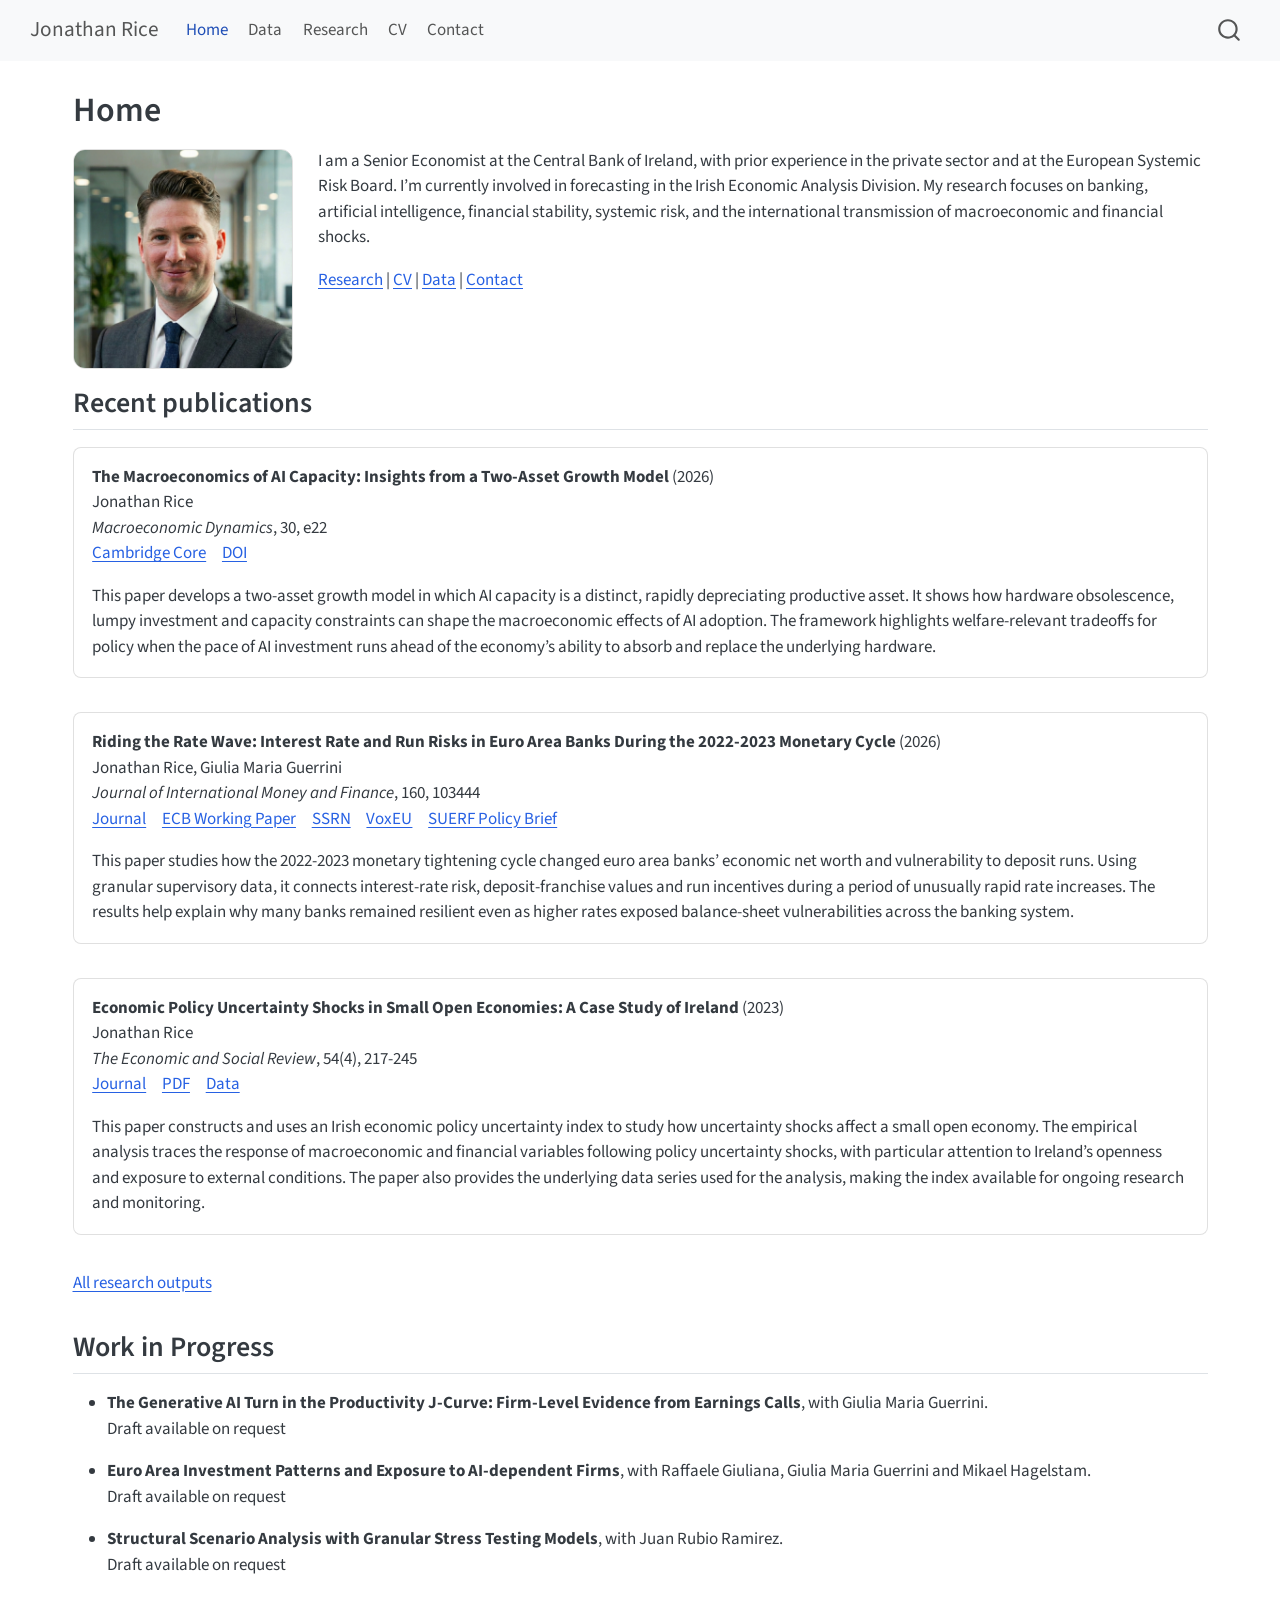
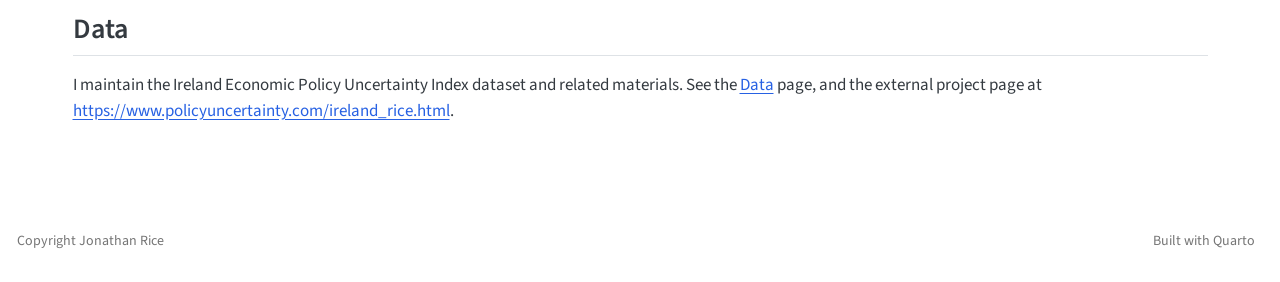
<file: docs/index.html>
<!DOCTYPE html>
<html xmlns="http://www.w3.org/1999/xhtml" lang="en" xml:lang="en"><head>

<meta charset="utf-8">
<meta name="generator" content="quarto-1.8.26">

<meta name="viewport" content="width=device-width, initial-scale=1.0, user-scalable=yes">


<title>Home – Jonathan Rice</title>
<style>
code{white-space: pre-wrap;}
span.smallcaps{font-variant: small-caps;}
div.columns{display: flex; gap: min(4vw, 1.5em);}
div.column{flex: auto; overflow-x: auto;}
div.hanging-indent{margin-left: 1.5em; text-indent: -1.5em;}
ul.task-list{list-style: none;}
ul.task-list li input[type="checkbox"] {
  width: 0.8em;
  margin: 0 0.8em 0.2em -1em; /* quarto-specific, see https://github.com/quarto-dev/quarto-cli/issues/4556 */ 
  vertical-align: middle;
}
</style>


<script src="site_libs/quarto-nav/quarto-nav.js"></script>
<script src="site_libs/quarto-nav/headroom.min.js"></script>
<script src="site_libs/clipboard/clipboard.min.js"></script>
<script src="site_libs/quarto-search/autocomplete.umd.js"></script>
<script src="site_libs/quarto-search/fuse.min.js"></script>
<script src="site_libs/quarto-search/quarto-search.js"></script>
<meta name="quarto:offset" content="./">
<script src="site_libs/quarto-html/quarto.js" type="module"></script>
<script src="site_libs/quarto-html/tabsets/tabsets.js" type="module"></script>
<script src="site_libs/quarto-html/axe/axe-check.js" type="module"></script>
<script src="site_libs/quarto-html/popper.min.js"></script>
<script src="site_libs/quarto-html/tippy.umd.min.js"></script>
<script src="site_libs/quarto-html/anchor.min.js"></script>
<link href="site_libs/quarto-html/tippy.css" rel="stylesheet">
<link href="site_libs/quarto-html/quarto-syntax-highlighting-587c61ba64f3a5504c4d52d930310e48.css" rel="stylesheet" id="quarto-text-highlighting-styles">
<script src="site_libs/bootstrap/bootstrap.min.js"></script>
<link href="site_libs/bootstrap/bootstrap-icons.css" rel="stylesheet">
<link href="site_libs/bootstrap/bootstrap-e31584831b205ffbb2d98406f31c2a5b.min.css" rel="stylesheet" append-hash="true" id="quarto-bootstrap" data-mode="light">
<script id="quarto-search-options" type="application/json">{
  "location": "navbar",
  "copy-button": false,
  "collapse-after": 3,
  "panel-placement": "end",
  "type": "overlay",
  "limit": 50,
  "keyboard-shortcut": [
    "f",
    "/",
    "s"
  ],
  "show-item-context": false,
  "language": {
    "search-no-results-text": "No results",
    "search-matching-documents-text": "matching documents",
    "search-copy-link-title": "Copy link to search",
    "search-hide-matches-text": "Hide additional matches",
    "search-more-match-text": "more match in this document",
    "search-more-matches-text": "more matches in this document",
    "search-clear-button-title": "Clear",
    "search-text-placeholder": "",
    "search-detached-cancel-button-title": "Cancel",
    "search-submit-button-title": "Submit",
    "search-label": "Search"
  }
}</script>
<style>html{ scroll-behavior: smooth; }</style>


<link rel="stylesheet" href="styles.css">
</head>

<body class="nav-fixed quarto-light">

<div id="quarto-search-results"></div>
  <header id="quarto-header" class="headroom fixed-top">
    <nav class="navbar navbar-expand-lg " data-bs-theme="dark">
      <div class="navbar-container container-fluid">
      <div class="navbar-brand-container mx-auto">
    <a class="navbar-brand" href="./index.html">
    <span class="navbar-title">Jonathan Rice</span>
    </a>
  </div>
            <div id="quarto-search" class="" title="Search"></div>
          <button class="navbar-toggler" type="button" data-bs-toggle="collapse" data-bs-target="#navbarCollapse" aria-controls="navbarCollapse" role="menu" aria-expanded="false" aria-label="Toggle navigation" onclick="if (window.quartoToggleHeadroom) { window.quartoToggleHeadroom(); }">
  <span class="navbar-toggler-icon"></span>
</button>
          <div class="collapse navbar-collapse" id="navbarCollapse">
            <ul class="navbar-nav navbar-nav-scroll me-auto">
  <li class="nav-item">
    <a class="nav-link active" href="./index.html" aria-current="page"> 
<span class="menu-text">Home</span></a>
  </li>  
  <li class="nav-item">
    <a class="nav-link" href="./data.html"> 
<span class="menu-text">Data</span></a>
  </li>  
  <li class="nav-item">
    <a class="nav-link" href="./research.html"> 
<span class="menu-text">Research</span></a>
  </li>  
  <li class="nav-item">
    <a class="nav-link" href="./cv.html"> 
<span class="menu-text">CV</span></a>
  </li>  
  <li class="nav-item">
    <a class="nav-link" href="./contact.html"> 
<span class="menu-text">Contact</span></a>
  </li>  
</ul>
          </div> <!-- /navcollapse -->
            <div class="quarto-navbar-tools">
</div>
      </div> <!-- /container-fluid -->
    </nav>
</header>
<!-- content -->
<div id="quarto-content" class="quarto-container page-columns page-rows-contents page-layout-full page-navbar">
<!-- sidebar -->
<!-- margin-sidebar -->
    
<!-- main -->
<main class="content column-page" id="quarto-document-content">

<header id="title-block-header" class="quarto-title-block default">
<div class="quarto-title">
<h1 class="title">Home</h1>
</div>



<div class="quarto-title-meta column-page">

    
  
    
  </div>
  


</header>


<div class="home-grid">
<div>
<p><img src="images/headshot-placeholder.png" class="headshot img-fluid"></p>
</div>
<div>
<p>I am a Senior Economist at the Central Bank of Ireland, with prior experience in the private sector and at the European Systemic Risk Board. I’m currently involved in forecasting in the Irish Economic Analysis Division. My research focuses on banking, artificial intelligence, financial stability, systemic risk, and the international transmission of macroeconomic and financial shocks.</p>
<p><a href="./research.html">Research</a> | <a href="./cv.html">CV</a> | <a href="./data.html">Data</a> | <a href="./contact.html">Contact</a></p>
</div>
</div>
<section id="recent-publications" class="level2">
<h2 class="anchored" data-anchor-id="recent-publications">Recent publications</h2>
<div class="featured-list">
<div class="pub-item">
<p><strong>The Macroeconomics of AI Capacity: Insights from a Two-Asset Growth Model</strong> (2026)<br>
Jonathan Rice<br>
<em>Macroeconomic Dynamics</em>, 30, e22<br>
<span class="pub-links"> <a href="https://www.cambridge.org/core/journals/macroeconomic-dynamics/article/abs/macroeconomics-of-ai-capacity-insights-from-a-twoasset-growth-model/BA6A3F533F88E96FD0E7E09B1B0CA049">Cambridge Core</a> <a href="https://doi.org/10.1017/S1365100526100911">DOI</a> </span></p>
<p>This paper develops a two-asset growth model in which AI capacity is a distinct, rapidly depreciating productive asset. It shows how hardware obsolescence, lumpy investment and capacity constraints can shape the macroeconomic effects of AI adoption. The framework highlights welfare-relevant tradeoffs for policy when the pace of AI investment runs ahead of the economy’s ability to absorb and replace the underlying hardware.</p>
</div>
<div class="pub-item">
<p><strong>Riding the Rate Wave: Interest Rate and Run Risks in Euro Area Banks During the 2022-2023 Monetary Cycle</strong> (2026)<br>
Jonathan Rice, Giulia Maria Guerrini<br>
<em>Journal of International Money and Finance</em>, 160, 103444<br>
<span class="pub-links"> <a href="https://www.sciencedirect.com/science/article/abs/pii/S0261560625001792">Journal</a> <a href="https://www.ecb.europa.eu/pub/pdf/scpwps/ecb.wp3090~4852851923.en.pdf">ECB Working Paper</a> <a href="https://papers.ssrn.com/sol3/papers.cfm?abstract_id=5383748">SSRN</a> <a href="https://cepr.org/voxeu/columns/interest-rate-and-deposit-run-risk-new-evidence-euro-area-banks-2022-2023-tightening">VoxEU</a> <a href="https://www.suerf.org/wp-content/uploads/2025/09/SUERF-Policy-Brief-1263-_Rice_Guerrini.pdf">SUERF Policy Brief</a> </span></p>
<p>This paper studies how the 2022-2023 monetary tightening cycle changed euro area banks’ economic net worth and vulnerability to deposit runs. Using granular supervisory data, it connects interest-rate risk, deposit-franchise values and run incentives during a period of unusually rapid rate increases. The results help explain why many banks remained resilient even as higher rates exposed balance-sheet vulnerabilities across the banking system.</p>
</div>
<div class="pub-item">
<p><strong>Economic Policy Uncertainty Shocks in Small Open Economies: A Case Study of Ireland</strong> (2023)<br>
Jonathan Rice<br>
<em>The Economic and Social Review</em>, 54(4), 217-245<br>
<span class="pub-links"> <a href="https://www.esr.ie/article/view/2531">Journal</a> <a href="https://www.esr.ie/article/view/2531/771">PDF</a> <a href="./data.html">Data</a> </span></p>
<p>This paper constructs and uses an Irish economic policy uncertainty index to study how uncertainty shocks affect a small open economy. The empirical analysis traces the response of macroeconomic and financial variables following policy uncertainty shocks, with particular attention to Ireland’s openness and exposure to external conditions. The paper also provides the underlying data series used for the analysis, making the index available for ongoing research and monitoring.</p>
</div>
</div>
<p><a href="./research.html">All research outputs</a></p>
</section>
<section id="work-in-progress" class="level2">
<h2 class="anchored" data-anchor-id="work-in-progress">Work in Progress</h2>
<ul>
<li><p><strong>The Generative AI Turn in the Productivity J-Curve: Firm-Level Evidence from Earnings Calls</strong>, with Giulia Maria Guerrini.<br> <span class="pub-links">Draft available on request</span></p></li>
<li><p><strong>Euro Area Investment Patterns and Exposure to AI-dependent Firms</strong>, with Raffaele Giuliana, Giulia Maria Guerrini and Mikael Hagelstam.<br>
<span class="pub-links">Draft available on request</span></p></li>
<li><p><strong>Structural Scenario Analysis with Granular Stress Testing Models</strong>, with Juan Rubio Ramirez.<br>
<span class="pub-links">Draft available on request</span></p></li>
</ul>
</section>
<section id="data" class="level2">
<h2 class="anchored" data-anchor-id="data">Data</h2>
<p>I maintain the Ireland Economic Policy Uncertainty Index dataset and related materials. See the <a href="./data.html">Data</a> page, and the external project page at <a href="https://www.policyuncertainty.com/ireland_rice.html" class="uri">https://www.policyuncertainty.com/ireland_rice.html</a>.</p>


</section>

</main> <!-- /main -->
<script id="quarto-html-after-body" type="application/javascript">
  window.document.addEventListener("DOMContentLoaded", function (event) {
    const icon = "";
    const anchorJS = new window.AnchorJS();
    anchorJS.options = {
      placement: 'right',
      icon: icon
    };
    anchorJS.add('.anchored');
    const isCodeAnnotation = (el) => {
      for (const clz of el.classList) {
        if (clz.startsWith('code-annotation-')) {                     
          return true;
        }
      }
      return false;
    }
    const onCopySuccess = function(e) {
      // button target
      const button = e.trigger;
      // don't keep focus
      button.blur();
      // flash "checked"
      button.classList.add('code-copy-button-checked');
      var currentTitle = button.getAttribute("title");
      button.setAttribute("title", "Copied!");
      let tooltip;
      if (window.bootstrap) {
        button.setAttribute("data-bs-toggle", "tooltip");
        button.setAttribute("data-bs-placement", "left");
        button.setAttribute("data-bs-title", "Copied!");
        tooltip = new bootstrap.Tooltip(button, 
          { trigger: "manual", 
            customClass: "code-copy-button-tooltip",
            offset: [0, -8]});
        tooltip.show();    
      }
      setTimeout(function() {
        if (tooltip) {
          tooltip.hide();
          button.removeAttribute("data-bs-title");
          button.removeAttribute("data-bs-toggle");
          button.removeAttribute("data-bs-placement");
        }
        button.setAttribute("title", currentTitle);
        button.classList.remove('code-copy-button-checked');
      }, 1000);
      // clear code selection
      e.clearSelection();
    }
    const getTextToCopy = function(trigger) {
      const outerScaffold = trigger.parentElement.cloneNode(true);
      const codeEl = outerScaffold.querySelector('code');
      for (const childEl of codeEl.children) {
        if (isCodeAnnotation(childEl)) {
          childEl.remove();
        }
      }
      return codeEl.innerText;
    }
    const clipboard = new window.ClipboardJS('.code-copy-button:not([data-in-quarto-modal])', {
      text: getTextToCopy
    });
    clipboard.on('success', onCopySuccess);
    if (window.document.getElementById('quarto-embedded-source-code-modal')) {
      const clipboardModal = new window.ClipboardJS('.code-copy-button[data-in-quarto-modal]', {
        text: getTextToCopy,
        container: window.document.getElementById('quarto-embedded-source-code-modal')
      });
      clipboardModal.on('success', onCopySuccess);
    }
      var localhostRegex = new RegExp(/^(?:http|https):\/\/localhost\:?[0-9]*\//);
      var mailtoRegex = new RegExp(/^mailto:/);
        var filterRegex = new RegExp('/' + window.location.host + '/');
      var isInternal = (href) => {
          return filterRegex.test(href) || localhostRegex.test(href) || mailtoRegex.test(href);
      }
      // Inspect non-navigation links and adorn them if external
     var links = window.document.querySelectorAll('a[href]:not(.nav-link):not(.navbar-brand):not(.toc-action):not(.sidebar-link):not(.sidebar-item-toggle):not(.pagination-link):not(.no-external):not([aria-hidden]):not(.dropdown-item):not(.quarto-navigation-tool):not(.about-link)');
      for (var i=0; i<links.length; i++) {
        const link = links[i];
        if (!isInternal(link.href)) {
          // undo the damage that might have been done by quarto-nav.js in the case of
          // links that we want to consider external
          if (link.dataset.originalHref !== undefined) {
            link.href = link.dataset.originalHref;
          }
        }
      }
    function tippyHover(el, contentFn, onTriggerFn, onUntriggerFn) {
      const config = {
        allowHTML: true,
        maxWidth: 500,
        delay: 100,
        arrow: false,
        appendTo: function(el) {
            return el.parentElement;
        },
        interactive: true,
        interactiveBorder: 10,
        theme: 'quarto',
        placement: 'bottom-start',
      };
      if (contentFn) {
        config.content = contentFn;
      }
      if (onTriggerFn) {
        config.onTrigger = onTriggerFn;
      }
      if (onUntriggerFn) {
        config.onUntrigger = onUntriggerFn;
      }
      window.tippy(el, config); 
    }
    const noterefs = window.document.querySelectorAll('a[role="doc-noteref"]');
    for (var i=0; i<noterefs.length; i++) {
      const ref = noterefs[i];
      tippyHover(ref, function() {
        // use id or data attribute instead here
        let href = ref.getAttribute('data-footnote-href') || ref.getAttribute('href');
        try { href = new URL(href).hash; } catch {}
        const id = href.replace(/^#\/?/, "");
        const note = window.document.getElementById(id);
        if (note) {
          return note.innerHTML;
        } else {
          return "";
        }
      });
    }
    const xrefs = window.document.querySelectorAll('a.quarto-xref');
    const processXRef = (id, note) => {
      // Strip column container classes
      const stripColumnClz = (el) => {
        el.classList.remove("page-full", "page-columns");
        if (el.children) {
          for (const child of el.children) {
            stripColumnClz(child);
          }
        }
      }
      stripColumnClz(note)
      if (id === null || id.startsWith('sec-')) {
        // Special case sections, only their first couple elements
        const container = document.createElement("div");
        if (note.children && note.children.length > 2) {
          container.appendChild(note.children[0].cloneNode(true));
          for (let i = 1; i < note.children.length; i++) {
            const child = note.children[i];
            if (child.tagName === "P" && child.innerText === "") {
              continue;
            } else {
              container.appendChild(child.cloneNode(true));
              break;
            }
          }
          if (window.Quarto?.typesetMath) {
            window.Quarto.typesetMath(container);
          }
          return container.innerHTML
        } else {
          if (window.Quarto?.typesetMath) {
            window.Quarto.typesetMath(note);
          }
          return note.innerHTML;
        }
      } else {
        // Remove any anchor links if they are present
        const anchorLink = note.querySelector('a.anchorjs-link');
        if (anchorLink) {
          anchorLink.remove();
        }
        if (window.Quarto?.typesetMath) {
          window.Quarto.typesetMath(note);
        }
        if (note.classList.contains("callout")) {
          return note.outerHTML;
        } else {
          return note.innerHTML;
        }
      }
    }
    for (var i=0; i<xrefs.length; i++) {
      const xref = xrefs[i];
      tippyHover(xref, undefined, function(instance) {
        instance.disable();
        let url = xref.getAttribute('href');
        let hash = undefined; 
        if (url.startsWith('#')) {
          hash = url;
        } else {
          try { hash = new URL(url).hash; } catch {}
        }
        if (hash) {
          const id = hash.replace(/^#\/?/, "");
          const note = window.document.getElementById(id);
          if (note !== null) {
            try {
              const html = processXRef(id, note.cloneNode(true));
              instance.setContent(html);
            } finally {
              instance.enable();
              instance.show();
            }
          } else {
            // See if we can fetch this
            fetch(url.split('#')[0])
            .then(res => res.text())
            .then(html => {
              const parser = new DOMParser();
              const htmlDoc = parser.parseFromString(html, "text/html");
              const note = htmlDoc.getElementById(id);
              if (note !== null) {
                const html = processXRef(id, note);
                instance.setContent(html);
              } 
            }).finally(() => {
              instance.enable();
              instance.show();
            });
          }
        } else {
          // See if we can fetch a full url (with no hash to target)
          // This is a special case and we should probably do some content thinning / targeting
          fetch(url)
          .then(res => res.text())
          .then(html => {
            const parser = new DOMParser();
            const htmlDoc = parser.parseFromString(html, "text/html");
            const note = htmlDoc.querySelector('main.content');
            if (note !== null) {
              // This should only happen for chapter cross references
              // (since there is no id in the URL)
              // remove the first header
              if (note.children.length > 0 && note.children[0].tagName === "HEADER") {
                note.children[0].remove();
              }
              const html = processXRef(null, note);
              instance.setContent(html);
            } 
          }).finally(() => {
            instance.enable();
            instance.show();
          });
        }
      }, function(instance) {
      });
    }
        let selectedAnnoteEl;
        const selectorForAnnotation = ( cell, annotation) => {
          let cellAttr = 'data-code-cell="' + cell + '"';
          let lineAttr = 'data-code-annotation="' +  annotation + '"';
          const selector = 'span[' + cellAttr + '][' + lineAttr + ']';
          return selector;
        }
        const selectCodeLines = (annoteEl) => {
          const doc = window.document;
          const targetCell = annoteEl.getAttribute("data-target-cell");
          const targetAnnotation = annoteEl.getAttribute("data-target-annotation");
          const annoteSpan = window.document.querySelector(selectorForAnnotation(targetCell, targetAnnotation));
          const lines = annoteSpan.getAttribute("data-code-lines").split(",");
          const lineIds = lines.map((line) => {
            return targetCell + "-" + line;
          })
          let top = null;
          let height = null;
          let parent = null;
          if (lineIds.length > 0) {
              //compute the position of the single el (top and bottom and make a div)
              const el = window.document.getElementById(lineIds[0]);
              top = el.offsetTop;
              height = el.offsetHeight;
              parent = el.parentElement.parentElement;
            if (lineIds.length > 1) {
              const lastEl = window.document.getElementById(lineIds[lineIds.length - 1]);
              const bottom = lastEl.offsetTop + lastEl.offsetHeight;
              height = bottom - top;
            }
            if (top !== null && height !== null && parent !== null) {
              // cook up a div (if necessary) and position it 
              let div = window.document.getElementById("code-annotation-line-highlight");
              if (div === null) {
                div = window.document.createElement("div");
                div.setAttribute("id", "code-annotation-line-highlight");
                div.style.position = 'absolute';
                parent.appendChild(div);
              }
              div.style.top = top - 2 + "px";
              div.style.height = height + 4 + "px";
              div.style.left = 0;
              let gutterDiv = window.document.getElementById("code-annotation-line-highlight-gutter");
              if (gutterDiv === null) {
                gutterDiv = window.document.createElement("div");
                gutterDiv.setAttribute("id", "code-annotation-line-highlight-gutter");
                gutterDiv.style.position = 'absolute';
                const codeCell = window.document.getElementById(targetCell);
                const gutter = codeCell.querySelector('.code-annotation-gutter');
                gutter.appendChild(gutterDiv);
              }
              gutterDiv.style.top = top - 2 + "px";
              gutterDiv.style.height = height + 4 + "px";
            }
            selectedAnnoteEl = annoteEl;
          }
        };
        const unselectCodeLines = () => {
          const elementsIds = ["code-annotation-line-highlight", "code-annotation-line-highlight-gutter"];
          elementsIds.forEach((elId) => {
            const div = window.document.getElementById(elId);
            if (div) {
              div.remove();
            }
          });
          selectedAnnoteEl = undefined;
        };
          // Handle positioning of the toggle
      window.addEventListener(
        "resize",
        throttle(() => {
          elRect = undefined;
          if (selectedAnnoteEl) {
            selectCodeLines(selectedAnnoteEl);
          }
        }, 10)
      );
      function throttle(fn, ms) {
      let throttle = false;
      let timer;
        return (...args) => {
          if(!throttle) { // first call gets through
              fn.apply(this, args);
              throttle = true;
          } else { // all the others get throttled
              if(timer) clearTimeout(timer); // cancel #2
              timer = setTimeout(() => {
                fn.apply(this, args);
                timer = throttle = false;
              }, ms);
          }
        };
      }
        // Attach click handler to the DT
        const annoteDls = window.document.querySelectorAll('dt[data-target-cell]');
        for (const annoteDlNode of annoteDls) {
          annoteDlNode.addEventListener('click', (event) => {
            const clickedEl = event.target;
            if (clickedEl !== selectedAnnoteEl) {
              unselectCodeLines();
              const activeEl = window.document.querySelector('dt[data-target-cell].code-annotation-active');
              if (activeEl) {
                activeEl.classList.remove('code-annotation-active');
              }
              selectCodeLines(clickedEl);
              clickedEl.classList.add('code-annotation-active');
            } else {
              // Unselect the line
              unselectCodeLines();
              clickedEl.classList.remove('code-annotation-active');
            }
          });
        }
    const findCites = (el) => {
      const parentEl = el.parentElement;
      if (parentEl) {
        const cites = parentEl.dataset.cites;
        if (cites) {
          return {
            el,
            cites: cites.split(' ')
          };
        } else {
          return findCites(el.parentElement)
        }
      } else {
        return undefined;
      }
    };
    var bibliorefs = window.document.querySelectorAll('a[role="doc-biblioref"]');
    for (var i=0; i<bibliorefs.length; i++) {
      const ref = bibliorefs[i];
      const citeInfo = findCites(ref);
      if (citeInfo) {
        tippyHover(citeInfo.el, function() {
          var popup = window.document.createElement('div');
          citeInfo.cites.forEach(function(cite) {
            var citeDiv = window.document.createElement('div');
            citeDiv.classList.add('hanging-indent');
            citeDiv.classList.add('csl-entry');
            var biblioDiv = window.document.getElementById('ref-' + cite);
            if (biblioDiv) {
              citeDiv.innerHTML = biblioDiv.innerHTML;
            }
            popup.appendChild(citeDiv);
          });
          return popup.innerHTML;
        });
      }
    }
  });
  </script>
</div> <!-- /content -->
<footer class="footer">
  <div class="nav-footer">
    <div class="nav-footer-left">
<p>Copyright Jonathan Rice</p>
</div>   
    <div class="nav-footer-center">
      &nbsp;
    </div>
    <div class="nav-footer-right">
      <ul class="footer-items list-unstyled">
    <li class="nav-item">
    <a class="nav-link" href="https://quarto.org">
<p>Built with Quarto</p>
</a>
  </li>  
</ul>
    </div>
  </div>
</footer>




<script src="site_libs/quarto-html/zenscroll-min.js"></script>
</body></html>
</file>
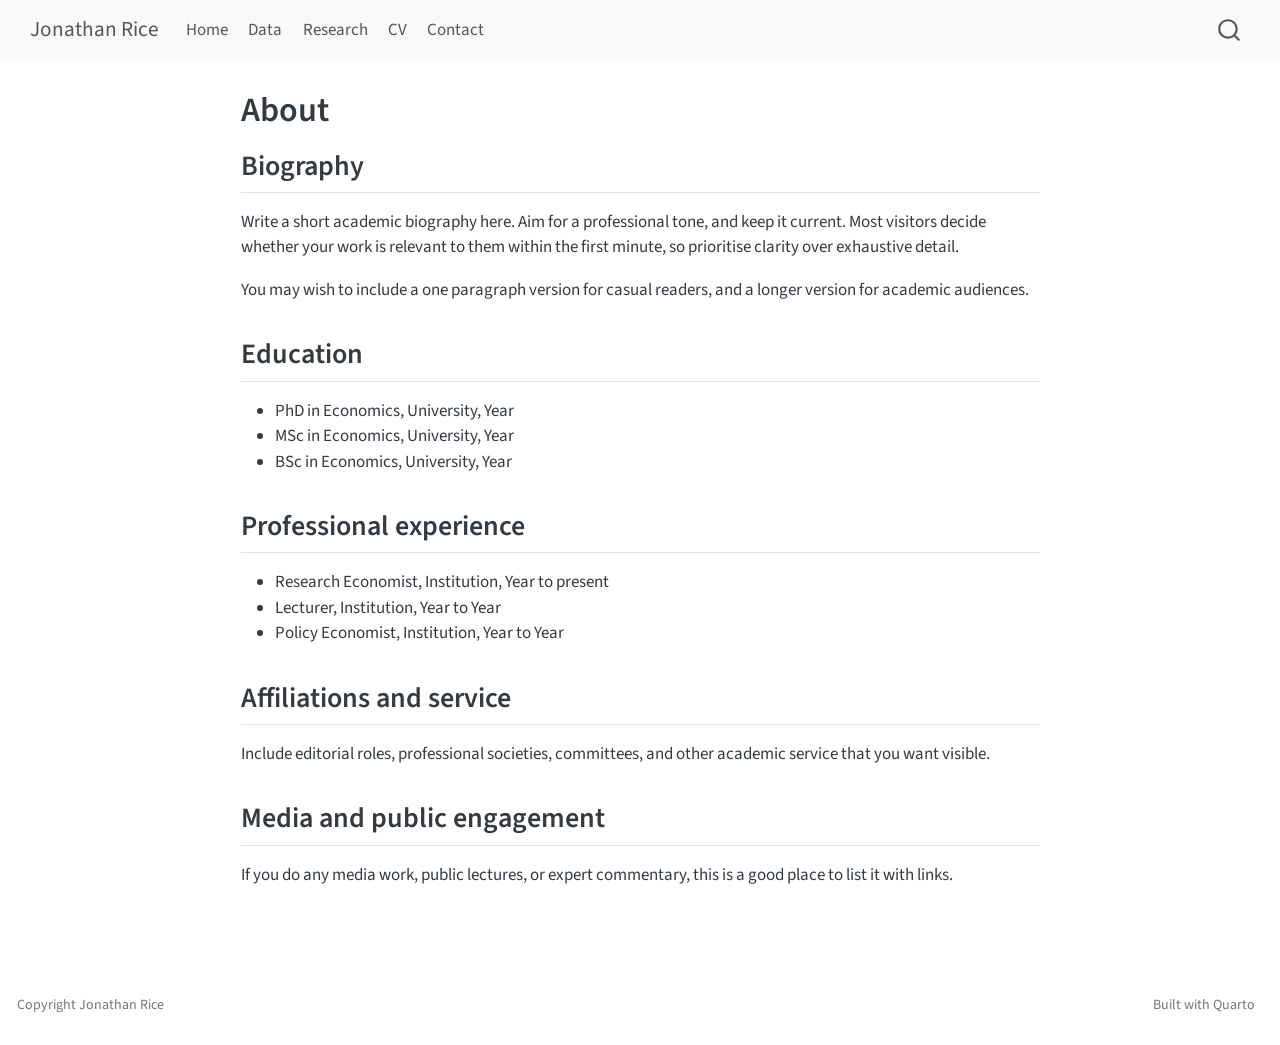
<file: docs/about.html>
<!DOCTYPE html>
<html xmlns="http://www.w3.org/1999/xhtml" lang="en" xml:lang="en"><head>

<meta charset="utf-8">
<meta name="generator" content="quarto-1.8.26">

<meta name="viewport" content="width=device-width, initial-scale=1.0, user-scalable=yes">


<title>About – Jonathan Rice</title>
<style>
code{white-space: pre-wrap;}
span.smallcaps{font-variant: small-caps;}
div.columns{display: flex; gap: min(4vw, 1.5em);}
div.column{flex: auto; overflow-x: auto;}
div.hanging-indent{margin-left: 1.5em; text-indent: -1.5em;}
ul.task-list{list-style: none;}
ul.task-list li input[type="checkbox"] {
  width: 0.8em;
  margin: 0 0.8em 0.2em -1em; /* quarto-specific, see https://github.com/quarto-dev/quarto-cli/issues/4556 */ 
  vertical-align: middle;
}
</style>


<script src="site_libs/quarto-nav/quarto-nav.js"></script>
<script src="site_libs/quarto-nav/headroom.min.js"></script>
<script src="site_libs/clipboard/clipboard.min.js"></script>
<script src="site_libs/quarto-search/autocomplete.umd.js"></script>
<script src="site_libs/quarto-search/fuse.min.js"></script>
<script src="site_libs/quarto-search/quarto-search.js"></script>
<meta name="quarto:offset" content="./">
<script src="site_libs/quarto-html/quarto.js" type="module"></script>
<script src="site_libs/quarto-html/tabsets/tabsets.js" type="module"></script>
<script src="site_libs/quarto-html/axe/axe-check.js" type="module"></script>
<script src="site_libs/quarto-html/popper.min.js"></script>
<script src="site_libs/quarto-html/tippy.umd.min.js"></script>
<script src="site_libs/quarto-html/anchor.min.js"></script>
<link href="site_libs/quarto-html/tippy.css" rel="stylesheet">
<link href="site_libs/quarto-html/quarto-syntax-highlighting-587c61ba64f3a5504c4d52d930310e48.css" rel="stylesheet" id="quarto-text-highlighting-styles">
<script src="site_libs/bootstrap/bootstrap.min.js"></script>
<link href="site_libs/bootstrap/bootstrap-icons.css" rel="stylesheet">
<link href="site_libs/bootstrap/bootstrap-e31584831b205ffbb2d98406f31c2a5b.min.css" rel="stylesheet" append-hash="true" id="quarto-bootstrap" data-mode="light">
<script id="quarto-search-options" type="application/json">{
  "location": "navbar",
  "copy-button": false,
  "collapse-after": 3,
  "panel-placement": "end",
  "type": "overlay",
  "limit": 50,
  "keyboard-shortcut": [
    "f",
    "/",
    "s"
  ],
  "show-item-context": false,
  "language": {
    "search-no-results-text": "No results",
    "search-matching-documents-text": "matching documents",
    "search-copy-link-title": "Copy link to search",
    "search-hide-matches-text": "Hide additional matches",
    "search-more-match-text": "more match in this document",
    "search-more-matches-text": "more matches in this document",
    "search-clear-button-title": "Clear",
    "search-text-placeholder": "",
    "search-detached-cancel-button-title": "Cancel",
    "search-submit-button-title": "Submit",
    "search-label": "Search"
  }
}</script>
<style>html{ scroll-behavior: smooth; }</style>


<link rel="stylesheet" href="styles.css">
</head>

<body class="nav-fixed fullcontent quarto-light">

<div id="quarto-search-results"></div>
  <header id="quarto-header" class="headroom fixed-top">
    <nav class="navbar navbar-expand-lg " data-bs-theme="dark">
      <div class="navbar-container container-fluid">
      <div class="navbar-brand-container mx-auto">
    <a class="navbar-brand" href="./index.html">
    <span class="navbar-title">Jonathan Rice</span>
    </a>
  </div>
            <div id="quarto-search" class="" title="Search"></div>
          <button class="navbar-toggler" type="button" data-bs-toggle="collapse" data-bs-target="#navbarCollapse" aria-controls="navbarCollapse" role="menu" aria-expanded="false" aria-label="Toggle navigation" onclick="if (window.quartoToggleHeadroom) { window.quartoToggleHeadroom(); }">
  <span class="navbar-toggler-icon"></span>
</button>
          <div class="collapse navbar-collapse" id="navbarCollapse">
            <ul class="navbar-nav navbar-nav-scroll me-auto">
  <li class="nav-item">
    <a class="nav-link" href="./index.html"> 
<span class="menu-text">Home</span></a>
  </li>  
  <li class="nav-item">
    <a class="nav-link" href="./data.html"> 
<span class="menu-text">Data</span></a>
  </li>  
  <li class="nav-item">
    <a class="nav-link" href="./research.html"> 
<span class="menu-text">Research</span></a>
  </li>  
  <li class="nav-item">
    <a class="nav-link" href="./cv.html"> 
<span class="menu-text">CV</span></a>
  </li>  
  <li class="nav-item">
    <a class="nav-link" href="./contact.html"> 
<span class="menu-text">Contact</span></a>
  </li>  
</ul>
          </div> <!-- /navcollapse -->
            <div class="quarto-navbar-tools">
</div>
      </div> <!-- /container-fluid -->
    </nav>
</header>
<!-- content -->
<div id="quarto-content" class="quarto-container page-columns page-rows-contents page-layout-article page-navbar">
<!-- sidebar -->
<!-- margin-sidebar -->
    
<!-- main -->
<main class="content" id="quarto-document-content">

<header id="title-block-header" class="quarto-title-block default">
<div class="quarto-title">
<h1 class="title">About</h1>
</div>



<div class="quarto-title-meta">

    
  
    
  </div>
  


</header>


<section id="biography" class="level2">
<h2 class="anchored" data-anchor-id="biography">Biography</h2>
<p>Write a short academic biography here. Aim for a professional tone, and keep it current. Most visitors decide whether your work is relevant to them within the first minute, so prioritise clarity over exhaustive detail.</p>
<p>You may wish to include a one paragraph version for casual readers, and a longer version for academic audiences.</p>
</section>
<section id="education" class="level2">
<h2 class="anchored" data-anchor-id="education">Education</h2>
<ul>
<li>PhD in Economics, University, Year<br>
</li>
<li>MSc in Economics, University, Year<br>
</li>
<li>BSc in Economics, University, Year</li>
</ul>
</section>
<section id="professional-experience" class="level2">
<h2 class="anchored" data-anchor-id="professional-experience">Professional experience</h2>
<ul>
<li>Research Economist, Institution, Year to present<br>
</li>
<li>Lecturer, Institution, Year to Year<br>
</li>
<li>Policy Economist, Institution, Year to Year</li>
</ul>
</section>
<section id="affiliations-and-service" class="level2">
<h2 class="anchored" data-anchor-id="affiliations-and-service">Affiliations and service</h2>
<p>Include editorial roles, professional societies, committees, and other academic service that you want visible.</p>
</section>
<section id="media-and-public-engagement" class="level2">
<h2 class="anchored" data-anchor-id="media-and-public-engagement">Media and public engagement</h2>
<p>If you do any media work, public lectures, or expert commentary, this is a good place to list it with links.</p>


</section>

</main> <!-- /main -->
<script id="quarto-html-after-body" type="application/javascript">
  window.document.addEventListener("DOMContentLoaded", function (event) {
    const icon = "";
    const anchorJS = new window.AnchorJS();
    anchorJS.options = {
      placement: 'right',
      icon: icon
    };
    anchorJS.add('.anchored');
    const isCodeAnnotation = (el) => {
      for (const clz of el.classList) {
        if (clz.startsWith('code-annotation-')) {                     
          return true;
        }
      }
      return false;
    }
    const onCopySuccess = function(e) {
      // button target
      const button = e.trigger;
      // don't keep focus
      button.blur();
      // flash "checked"
      button.classList.add('code-copy-button-checked');
      var currentTitle = button.getAttribute("title");
      button.setAttribute("title", "Copied!");
      let tooltip;
      if (window.bootstrap) {
        button.setAttribute("data-bs-toggle", "tooltip");
        button.setAttribute("data-bs-placement", "left");
        button.setAttribute("data-bs-title", "Copied!");
        tooltip = new bootstrap.Tooltip(button, 
          { trigger: "manual", 
            customClass: "code-copy-button-tooltip",
            offset: [0, -8]});
        tooltip.show();    
      }
      setTimeout(function() {
        if (tooltip) {
          tooltip.hide();
          button.removeAttribute("data-bs-title");
          button.removeAttribute("data-bs-toggle");
          button.removeAttribute("data-bs-placement");
        }
        button.setAttribute("title", currentTitle);
        button.classList.remove('code-copy-button-checked');
      }, 1000);
      // clear code selection
      e.clearSelection();
    }
    const getTextToCopy = function(trigger) {
      const outerScaffold = trigger.parentElement.cloneNode(true);
      const codeEl = outerScaffold.querySelector('code');
      for (const childEl of codeEl.children) {
        if (isCodeAnnotation(childEl)) {
          childEl.remove();
        }
      }
      return codeEl.innerText;
    }
    const clipboard = new window.ClipboardJS('.code-copy-button:not([data-in-quarto-modal])', {
      text: getTextToCopy
    });
    clipboard.on('success', onCopySuccess);
    if (window.document.getElementById('quarto-embedded-source-code-modal')) {
      const clipboardModal = new window.ClipboardJS('.code-copy-button[data-in-quarto-modal]', {
        text: getTextToCopy,
        container: window.document.getElementById('quarto-embedded-source-code-modal')
      });
      clipboardModal.on('success', onCopySuccess);
    }
      var localhostRegex = new RegExp(/^(?:http|https):\/\/localhost\:?[0-9]*\//);
      var mailtoRegex = new RegExp(/^mailto:/);
        var filterRegex = new RegExp('/' + window.location.host + '/');
      var isInternal = (href) => {
          return filterRegex.test(href) || localhostRegex.test(href) || mailtoRegex.test(href);
      }
      // Inspect non-navigation links and adorn them if external
     var links = window.document.querySelectorAll('a[href]:not(.nav-link):not(.navbar-brand):not(.toc-action):not(.sidebar-link):not(.sidebar-item-toggle):not(.pagination-link):not(.no-external):not([aria-hidden]):not(.dropdown-item):not(.quarto-navigation-tool):not(.about-link)');
      for (var i=0; i<links.length; i++) {
        const link = links[i];
        if (!isInternal(link.href)) {
          // undo the damage that might have been done by quarto-nav.js in the case of
          // links that we want to consider external
          if (link.dataset.originalHref !== undefined) {
            link.href = link.dataset.originalHref;
          }
        }
      }
    function tippyHover(el, contentFn, onTriggerFn, onUntriggerFn) {
      const config = {
        allowHTML: true,
        maxWidth: 500,
        delay: 100,
        arrow: false,
        appendTo: function(el) {
            return el.parentElement;
        },
        interactive: true,
        interactiveBorder: 10,
        theme: 'quarto',
        placement: 'bottom-start',
      };
      if (contentFn) {
        config.content = contentFn;
      }
      if (onTriggerFn) {
        config.onTrigger = onTriggerFn;
      }
      if (onUntriggerFn) {
        config.onUntrigger = onUntriggerFn;
      }
      window.tippy(el, config); 
    }
    const noterefs = window.document.querySelectorAll('a[role="doc-noteref"]');
    for (var i=0; i<noterefs.length; i++) {
      const ref = noterefs[i];
      tippyHover(ref, function() {
        // use id or data attribute instead here
        let href = ref.getAttribute('data-footnote-href') || ref.getAttribute('href');
        try { href = new URL(href).hash; } catch {}
        const id = href.replace(/^#\/?/, "");
        const note = window.document.getElementById(id);
        if (note) {
          return note.innerHTML;
        } else {
          return "";
        }
      });
    }
    const xrefs = window.document.querySelectorAll('a.quarto-xref');
    const processXRef = (id, note) => {
      // Strip column container classes
      const stripColumnClz = (el) => {
        el.classList.remove("page-full", "page-columns");
        if (el.children) {
          for (const child of el.children) {
            stripColumnClz(child);
          }
        }
      }
      stripColumnClz(note)
      if (id === null || id.startsWith('sec-')) {
        // Special case sections, only their first couple elements
        const container = document.createElement("div");
        if (note.children && note.children.length > 2) {
          container.appendChild(note.children[0].cloneNode(true));
          for (let i = 1; i < note.children.length; i++) {
            const child = note.children[i];
            if (child.tagName === "P" && child.innerText === "") {
              continue;
            } else {
              container.appendChild(child.cloneNode(true));
              break;
            }
          }
          if (window.Quarto?.typesetMath) {
            window.Quarto.typesetMath(container);
          }
          return container.innerHTML
        } else {
          if (window.Quarto?.typesetMath) {
            window.Quarto.typesetMath(note);
          }
          return note.innerHTML;
        }
      } else {
        // Remove any anchor links if they are present
        const anchorLink = note.querySelector('a.anchorjs-link');
        if (anchorLink) {
          anchorLink.remove();
        }
        if (window.Quarto?.typesetMath) {
          window.Quarto.typesetMath(note);
        }
        if (note.classList.contains("callout")) {
          return note.outerHTML;
        } else {
          return note.innerHTML;
        }
      }
    }
    for (var i=0; i<xrefs.length; i++) {
      const xref = xrefs[i];
      tippyHover(xref, undefined, function(instance) {
        instance.disable();
        let url = xref.getAttribute('href');
        let hash = undefined; 
        if (url.startsWith('#')) {
          hash = url;
        } else {
          try { hash = new URL(url).hash; } catch {}
        }
        if (hash) {
          const id = hash.replace(/^#\/?/, "");
          const note = window.document.getElementById(id);
          if (note !== null) {
            try {
              const html = processXRef(id, note.cloneNode(true));
              instance.setContent(html);
            } finally {
              instance.enable();
              instance.show();
            }
          } else {
            // See if we can fetch this
            fetch(url.split('#')[0])
            .then(res => res.text())
            .then(html => {
              const parser = new DOMParser();
              const htmlDoc = parser.parseFromString(html, "text/html");
              const note = htmlDoc.getElementById(id);
              if (note !== null) {
                const html = processXRef(id, note);
                instance.setContent(html);
              } 
            }).finally(() => {
              instance.enable();
              instance.show();
            });
          }
        } else {
          // See if we can fetch a full url (with no hash to target)
          // This is a special case and we should probably do some content thinning / targeting
          fetch(url)
          .then(res => res.text())
          .then(html => {
            const parser = new DOMParser();
            const htmlDoc = parser.parseFromString(html, "text/html");
            const note = htmlDoc.querySelector('main.content');
            if (note !== null) {
              // This should only happen for chapter cross references
              // (since there is no id in the URL)
              // remove the first header
              if (note.children.length > 0 && note.children[0].tagName === "HEADER") {
                note.children[0].remove();
              }
              const html = processXRef(null, note);
              instance.setContent(html);
            } 
          }).finally(() => {
            instance.enable();
            instance.show();
          });
        }
      }, function(instance) {
      });
    }
        let selectedAnnoteEl;
        const selectorForAnnotation = ( cell, annotation) => {
          let cellAttr = 'data-code-cell="' + cell + '"';
          let lineAttr = 'data-code-annotation="' +  annotation + '"';
          const selector = 'span[' + cellAttr + '][' + lineAttr + ']';
          return selector;
        }
        const selectCodeLines = (annoteEl) => {
          const doc = window.document;
          const targetCell = annoteEl.getAttribute("data-target-cell");
          const targetAnnotation = annoteEl.getAttribute("data-target-annotation");
          const annoteSpan = window.document.querySelector(selectorForAnnotation(targetCell, targetAnnotation));
          const lines = annoteSpan.getAttribute("data-code-lines").split(",");
          const lineIds = lines.map((line) => {
            return targetCell + "-" + line;
          })
          let top = null;
          let height = null;
          let parent = null;
          if (lineIds.length > 0) {
              //compute the position of the single el (top and bottom and make a div)
              const el = window.document.getElementById(lineIds[0]);
              top = el.offsetTop;
              height = el.offsetHeight;
              parent = el.parentElement.parentElement;
            if (lineIds.length > 1) {
              const lastEl = window.document.getElementById(lineIds[lineIds.length - 1]);
              const bottom = lastEl.offsetTop + lastEl.offsetHeight;
              height = bottom - top;
            }
            if (top !== null && height !== null && parent !== null) {
              // cook up a div (if necessary) and position it 
              let div = window.document.getElementById("code-annotation-line-highlight");
              if (div === null) {
                div = window.document.createElement("div");
                div.setAttribute("id", "code-annotation-line-highlight");
                div.style.position = 'absolute';
                parent.appendChild(div);
              }
              div.style.top = top - 2 + "px";
              div.style.height = height + 4 + "px";
              div.style.left = 0;
              let gutterDiv = window.document.getElementById("code-annotation-line-highlight-gutter");
              if (gutterDiv === null) {
                gutterDiv = window.document.createElement("div");
                gutterDiv.setAttribute("id", "code-annotation-line-highlight-gutter");
                gutterDiv.style.position = 'absolute';
                const codeCell = window.document.getElementById(targetCell);
                const gutter = codeCell.querySelector('.code-annotation-gutter');
                gutter.appendChild(gutterDiv);
              }
              gutterDiv.style.top = top - 2 + "px";
              gutterDiv.style.height = height + 4 + "px";
            }
            selectedAnnoteEl = annoteEl;
          }
        };
        const unselectCodeLines = () => {
          const elementsIds = ["code-annotation-line-highlight", "code-annotation-line-highlight-gutter"];
          elementsIds.forEach((elId) => {
            const div = window.document.getElementById(elId);
            if (div) {
              div.remove();
            }
          });
          selectedAnnoteEl = undefined;
        };
          // Handle positioning of the toggle
      window.addEventListener(
        "resize",
        throttle(() => {
          elRect = undefined;
          if (selectedAnnoteEl) {
            selectCodeLines(selectedAnnoteEl);
          }
        }, 10)
      );
      function throttle(fn, ms) {
      let throttle = false;
      let timer;
        return (...args) => {
          if(!throttle) { // first call gets through
              fn.apply(this, args);
              throttle = true;
          } else { // all the others get throttled
              if(timer) clearTimeout(timer); // cancel #2
              timer = setTimeout(() => {
                fn.apply(this, args);
                timer = throttle = false;
              }, ms);
          }
        };
      }
        // Attach click handler to the DT
        const annoteDls = window.document.querySelectorAll('dt[data-target-cell]');
        for (const annoteDlNode of annoteDls) {
          annoteDlNode.addEventListener('click', (event) => {
            const clickedEl = event.target;
            if (clickedEl !== selectedAnnoteEl) {
              unselectCodeLines();
              const activeEl = window.document.querySelector('dt[data-target-cell].code-annotation-active');
              if (activeEl) {
                activeEl.classList.remove('code-annotation-active');
              }
              selectCodeLines(clickedEl);
              clickedEl.classList.add('code-annotation-active');
            } else {
              // Unselect the line
              unselectCodeLines();
              clickedEl.classList.remove('code-annotation-active');
            }
          });
        }
    const findCites = (el) => {
      const parentEl = el.parentElement;
      if (parentEl) {
        const cites = parentEl.dataset.cites;
        if (cites) {
          return {
            el,
            cites: cites.split(' ')
          };
        } else {
          return findCites(el.parentElement)
        }
      } else {
        return undefined;
      }
    };
    var bibliorefs = window.document.querySelectorAll('a[role="doc-biblioref"]');
    for (var i=0; i<bibliorefs.length; i++) {
      const ref = bibliorefs[i];
      const citeInfo = findCites(ref);
      if (citeInfo) {
        tippyHover(citeInfo.el, function() {
          var popup = window.document.createElement('div');
          citeInfo.cites.forEach(function(cite) {
            var citeDiv = window.document.createElement('div');
            citeDiv.classList.add('hanging-indent');
            citeDiv.classList.add('csl-entry');
            var biblioDiv = window.document.getElementById('ref-' + cite);
            if (biblioDiv) {
              citeDiv.innerHTML = biblioDiv.innerHTML;
            }
            popup.appendChild(citeDiv);
          });
          return popup.innerHTML;
        });
      }
    }
  });
  </script>
</div> <!-- /content -->
<footer class="footer">
  <div class="nav-footer">
    <div class="nav-footer-left">
<p>Copyright Jonathan Rice</p>
</div>   
    <div class="nav-footer-center">
      &nbsp;
    </div>
    <div class="nav-footer-right">
      <ul class="footer-items list-unstyled">
    <li class="nav-item">
    <a class="nav-link" href="https://quarto.org">
<p>Built with Quarto</p>
</a>
  </li>  
</ul>
    </div>
  </div>
</footer>




<script src="site_libs/quarto-html/zenscroll-min.js"></script>
</body></html>
</file>
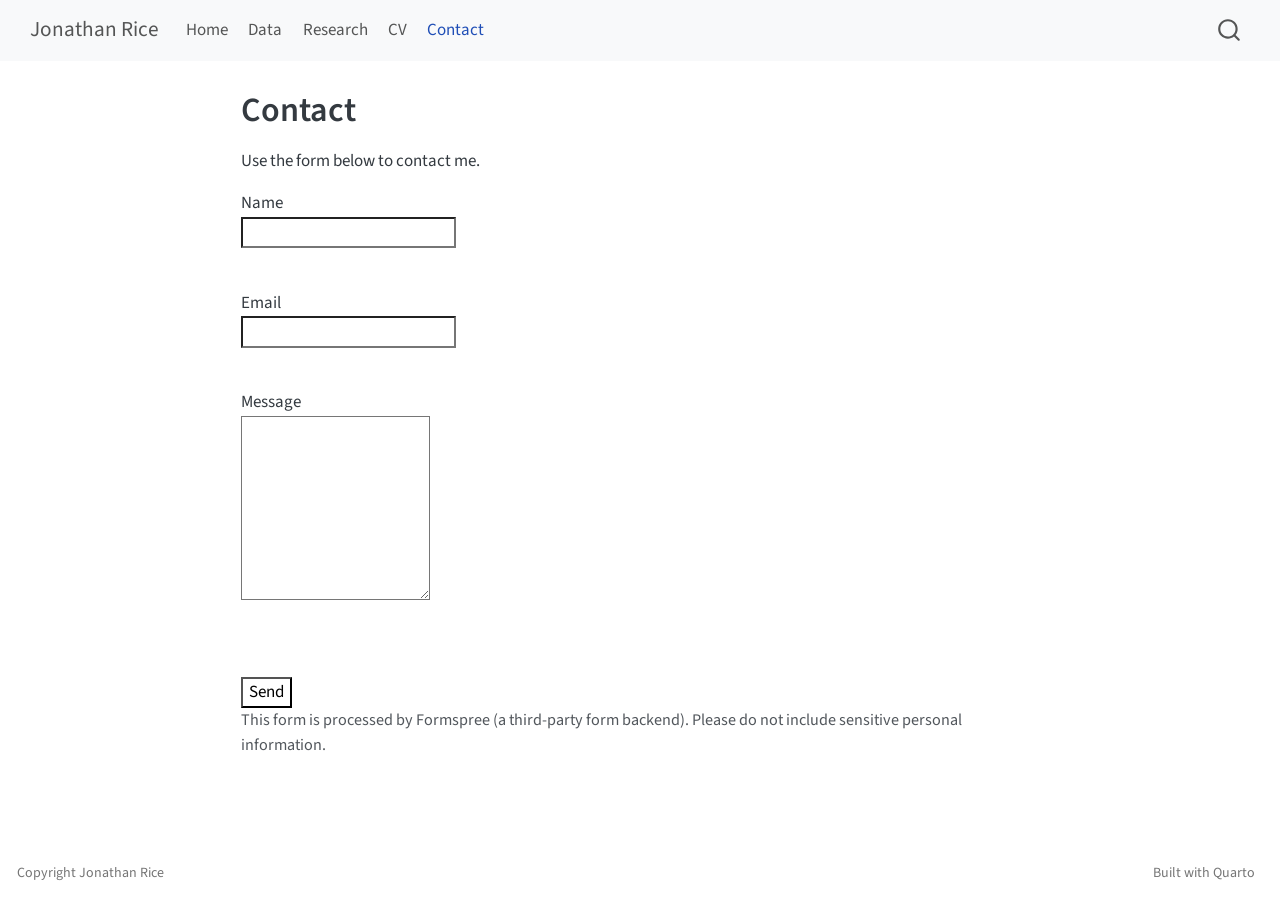
<file: docs/contact.html>
<!DOCTYPE html>
<html xmlns="http://www.w3.org/1999/xhtml" lang="en" xml:lang="en"><head>

<meta charset="utf-8">
<meta name="generator" content="quarto-1.8.26">

<meta name="viewport" content="width=device-width, initial-scale=1.0, user-scalable=yes">


<title>Contact – Jonathan Rice</title>
<style>
code{white-space: pre-wrap;}
span.smallcaps{font-variant: small-caps;}
div.columns{display: flex; gap: min(4vw, 1.5em);}
div.column{flex: auto; overflow-x: auto;}
div.hanging-indent{margin-left: 1.5em; text-indent: -1.5em;}
ul.task-list{list-style: none;}
ul.task-list li input[type="checkbox"] {
  width: 0.8em;
  margin: 0 0.8em 0.2em -1em; /* quarto-specific, see https://github.com/quarto-dev/quarto-cli/issues/4556 */ 
  vertical-align: middle;
}
</style>


<script src="site_libs/quarto-nav/quarto-nav.js"></script>
<script src="site_libs/quarto-nav/headroom.min.js"></script>
<script src="site_libs/clipboard/clipboard.min.js"></script>
<script src="site_libs/quarto-search/autocomplete.umd.js"></script>
<script src="site_libs/quarto-search/fuse.min.js"></script>
<script src="site_libs/quarto-search/quarto-search.js"></script>
<meta name="quarto:offset" content="./">
<script src="site_libs/quarto-html/quarto.js" type="module"></script>
<script src="site_libs/quarto-html/tabsets/tabsets.js" type="module"></script>
<script src="site_libs/quarto-html/axe/axe-check.js" type="module"></script>
<script src="site_libs/quarto-html/popper.min.js"></script>
<script src="site_libs/quarto-html/tippy.umd.min.js"></script>
<script src="site_libs/quarto-html/anchor.min.js"></script>
<link href="site_libs/quarto-html/tippy.css" rel="stylesheet">
<link href="site_libs/quarto-html/quarto-syntax-highlighting-587c61ba64f3a5504c4d52d930310e48.css" rel="stylesheet" id="quarto-text-highlighting-styles">
<script src="site_libs/bootstrap/bootstrap.min.js"></script>
<link href="site_libs/bootstrap/bootstrap-icons.css" rel="stylesheet">
<link href="site_libs/bootstrap/bootstrap-e31584831b205ffbb2d98406f31c2a5b.min.css" rel="stylesheet" append-hash="true" id="quarto-bootstrap" data-mode="light">
<script id="quarto-search-options" type="application/json">{
  "location": "navbar",
  "copy-button": false,
  "collapse-after": 3,
  "panel-placement": "end",
  "type": "overlay",
  "limit": 50,
  "keyboard-shortcut": [
    "f",
    "/",
    "s"
  ],
  "show-item-context": false,
  "language": {
    "search-no-results-text": "No results",
    "search-matching-documents-text": "matching documents",
    "search-copy-link-title": "Copy link to search",
    "search-hide-matches-text": "Hide additional matches",
    "search-more-match-text": "more match in this document",
    "search-more-matches-text": "more matches in this document",
    "search-clear-button-title": "Clear",
    "search-text-placeholder": "",
    "search-detached-cancel-button-title": "Cancel",
    "search-submit-button-title": "Submit",
    "search-label": "Search"
  }
}</script>
<style>html{ scroll-behavior: smooth; }</style>


<link rel="stylesheet" href="styles.css">
</head>

<body class="nav-fixed fullcontent quarto-light">

<div id="quarto-search-results"></div>
  <header id="quarto-header" class="headroom fixed-top">
    <nav class="navbar navbar-expand-lg " data-bs-theme="dark">
      <div class="navbar-container container-fluid">
      <div class="navbar-brand-container mx-auto">
    <a class="navbar-brand" href="./index.html">
    <span class="navbar-title">Jonathan Rice</span>
    </a>
  </div>
            <div id="quarto-search" class="" title="Search"></div>
          <button class="navbar-toggler" type="button" data-bs-toggle="collapse" data-bs-target="#navbarCollapse" aria-controls="navbarCollapse" role="menu" aria-expanded="false" aria-label="Toggle navigation" onclick="if (window.quartoToggleHeadroom) { window.quartoToggleHeadroom(); }">
  <span class="navbar-toggler-icon"></span>
</button>
          <div class="collapse navbar-collapse" id="navbarCollapse">
            <ul class="navbar-nav navbar-nav-scroll me-auto">
  <li class="nav-item">
    <a class="nav-link" href="./index.html"> 
<span class="menu-text">Home</span></a>
  </li>  
  <li class="nav-item">
    <a class="nav-link" href="./data.html"> 
<span class="menu-text">Data</span></a>
  </li>  
  <li class="nav-item">
    <a class="nav-link" href="./research.html"> 
<span class="menu-text">Research</span></a>
  </li>  
  <li class="nav-item">
    <a class="nav-link" href="./cv.html"> 
<span class="menu-text">CV</span></a>
  </li>  
  <li class="nav-item">
    <a class="nav-link active" href="./contact.html" aria-current="page"> 
<span class="menu-text">Contact</span></a>
  </li>  
</ul>
          </div> <!-- /navcollapse -->
            <div class="quarto-navbar-tools">
</div>
      </div> <!-- /container-fluid -->
    </nav>
</header>
<!-- content -->
<div id="quarto-content" class="quarto-container page-columns page-rows-contents page-layout-article page-navbar">
<!-- sidebar -->
<!-- margin-sidebar -->
    
<!-- main -->
<main class="content" id="quarto-document-content">

<header id="title-block-header" class="quarto-title-block default">
<div class="quarto-title">
<h1 class="title">Contact</h1>
</div>



<div class="quarto-title-meta">

    
  
    
  </div>
  


</header>


<p>Use the form below to contact me.</p>
<form action="https://formspree.io/f/mnjnwwly" method="POST">
<p><label for="name">Name</label><br> <input id="name" name="name" type="text" autocomplete="name" required=""><br><br></p>
<p><label for="email">Email</label><br> <input id="email" name="email" type="email" autocomplete="email" required=""><br><br></p>
<label for="message">Message</label><br>
<textarea id="message" name="message" rows="7" required=""></textarea>
<p><br><br></p>
<!-- Honeypot field for basic spam filtering -->
<p><input type="text" name="_gotcha" style="display:none"></p>
<!-- Set a helpful email subject line in your inbox -->
<p><input type="hidden" name="subject" value="New message from ricejonathan.com"></p>
<button type="submit">
Send
</button>
</form>
<p class="small-note">
This form is processed by Formspree (a third-party form backend). Please do not include sensitive personal information.
</p>



</main> <!-- /main -->
<script id="quarto-html-after-body" type="application/javascript">
  window.document.addEventListener("DOMContentLoaded", function (event) {
    const icon = "";
    const anchorJS = new window.AnchorJS();
    anchorJS.options = {
      placement: 'right',
      icon: icon
    };
    anchorJS.add('.anchored');
    const isCodeAnnotation = (el) => {
      for (const clz of el.classList) {
        if (clz.startsWith('code-annotation-')) {                     
          return true;
        }
      }
      return false;
    }
    const onCopySuccess = function(e) {
      // button target
      const button = e.trigger;
      // don't keep focus
      button.blur();
      // flash "checked"
      button.classList.add('code-copy-button-checked');
      var currentTitle = button.getAttribute("title");
      button.setAttribute("title", "Copied!");
      let tooltip;
      if (window.bootstrap) {
        button.setAttribute("data-bs-toggle", "tooltip");
        button.setAttribute("data-bs-placement", "left");
        button.setAttribute("data-bs-title", "Copied!");
        tooltip = new bootstrap.Tooltip(button, 
          { trigger: "manual", 
            customClass: "code-copy-button-tooltip",
            offset: [0, -8]});
        tooltip.show();    
      }
      setTimeout(function() {
        if (tooltip) {
          tooltip.hide();
          button.removeAttribute("data-bs-title");
          button.removeAttribute("data-bs-toggle");
          button.removeAttribute("data-bs-placement");
        }
        button.setAttribute("title", currentTitle);
        button.classList.remove('code-copy-button-checked');
      }, 1000);
      // clear code selection
      e.clearSelection();
    }
    const getTextToCopy = function(trigger) {
      const outerScaffold = trigger.parentElement.cloneNode(true);
      const codeEl = outerScaffold.querySelector('code');
      for (const childEl of codeEl.children) {
        if (isCodeAnnotation(childEl)) {
          childEl.remove();
        }
      }
      return codeEl.innerText;
    }
    const clipboard = new window.ClipboardJS('.code-copy-button:not([data-in-quarto-modal])', {
      text: getTextToCopy
    });
    clipboard.on('success', onCopySuccess);
    if (window.document.getElementById('quarto-embedded-source-code-modal')) {
      const clipboardModal = new window.ClipboardJS('.code-copy-button[data-in-quarto-modal]', {
        text: getTextToCopy,
        container: window.document.getElementById('quarto-embedded-source-code-modal')
      });
      clipboardModal.on('success', onCopySuccess);
    }
      var localhostRegex = new RegExp(/^(?:http|https):\/\/localhost\:?[0-9]*\//);
      var mailtoRegex = new RegExp(/^mailto:/);
        var filterRegex = new RegExp('/' + window.location.host + '/');
      var isInternal = (href) => {
          return filterRegex.test(href) || localhostRegex.test(href) || mailtoRegex.test(href);
      }
      // Inspect non-navigation links and adorn them if external
     var links = window.document.querySelectorAll('a[href]:not(.nav-link):not(.navbar-brand):not(.toc-action):not(.sidebar-link):not(.sidebar-item-toggle):not(.pagination-link):not(.no-external):not([aria-hidden]):not(.dropdown-item):not(.quarto-navigation-tool):not(.about-link)');
      for (var i=0; i<links.length; i++) {
        const link = links[i];
        if (!isInternal(link.href)) {
          // undo the damage that might have been done by quarto-nav.js in the case of
          // links that we want to consider external
          if (link.dataset.originalHref !== undefined) {
            link.href = link.dataset.originalHref;
          }
        }
      }
    function tippyHover(el, contentFn, onTriggerFn, onUntriggerFn) {
      const config = {
        allowHTML: true,
        maxWidth: 500,
        delay: 100,
        arrow: false,
        appendTo: function(el) {
            return el.parentElement;
        },
        interactive: true,
        interactiveBorder: 10,
        theme: 'quarto',
        placement: 'bottom-start',
      };
      if (contentFn) {
        config.content = contentFn;
      }
      if (onTriggerFn) {
        config.onTrigger = onTriggerFn;
      }
      if (onUntriggerFn) {
        config.onUntrigger = onUntriggerFn;
      }
      window.tippy(el, config); 
    }
    const noterefs = window.document.querySelectorAll('a[role="doc-noteref"]');
    for (var i=0; i<noterefs.length; i++) {
      const ref = noterefs[i];
      tippyHover(ref, function() {
        // use id or data attribute instead here
        let href = ref.getAttribute('data-footnote-href') || ref.getAttribute('href');
        try { href = new URL(href).hash; } catch {}
        const id = href.replace(/^#\/?/, "");
        const note = window.document.getElementById(id);
        if (note) {
          return note.innerHTML;
        } else {
          return "";
        }
      });
    }
    const xrefs = window.document.querySelectorAll('a.quarto-xref');
    const processXRef = (id, note) => {
      // Strip column container classes
      const stripColumnClz = (el) => {
        el.classList.remove("page-full", "page-columns");
        if (el.children) {
          for (const child of el.children) {
            stripColumnClz(child);
          }
        }
      }
      stripColumnClz(note)
      if (id === null || id.startsWith('sec-')) {
        // Special case sections, only their first couple elements
        const container = document.createElement("div");
        if (note.children && note.children.length > 2) {
          container.appendChild(note.children[0].cloneNode(true));
          for (let i = 1; i < note.children.length; i++) {
            const child = note.children[i];
            if (child.tagName === "P" && child.innerText === "") {
              continue;
            } else {
              container.appendChild(child.cloneNode(true));
              break;
            }
          }
          if (window.Quarto?.typesetMath) {
            window.Quarto.typesetMath(container);
          }
          return container.innerHTML
        } else {
          if (window.Quarto?.typesetMath) {
            window.Quarto.typesetMath(note);
          }
          return note.innerHTML;
        }
      } else {
        // Remove any anchor links if they are present
        const anchorLink = note.querySelector('a.anchorjs-link');
        if (anchorLink) {
          anchorLink.remove();
        }
        if (window.Quarto?.typesetMath) {
          window.Quarto.typesetMath(note);
        }
        if (note.classList.contains("callout")) {
          return note.outerHTML;
        } else {
          return note.innerHTML;
        }
      }
    }
    for (var i=0; i<xrefs.length; i++) {
      const xref = xrefs[i];
      tippyHover(xref, undefined, function(instance) {
        instance.disable();
        let url = xref.getAttribute('href');
        let hash = undefined; 
        if (url.startsWith('#')) {
          hash = url;
        } else {
          try { hash = new URL(url).hash; } catch {}
        }
        if (hash) {
          const id = hash.replace(/^#\/?/, "");
          const note = window.document.getElementById(id);
          if (note !== null) {
            try {
              const html = processXRef(id, note.cloneNode(true));
              instance.setContent(html);
            } finally {
              instance.enable();
              instance.show();
            }
          } else {
            // See if we can fetch this
            fetch(url.split('#')[0])
            .then(res => res.text())
            .then(html => {
              const parser = new DOMParser();
              const htmlDoc = parser.parseFromString(html, "text/html");
              const note = htmlDoc.getElementById(id);
              if (note !== null) {
                const html = processXRef(id, note);
                instance.setContent(html);
              } 
            }).finally(() => {
              instance.enable();
              instance.show();
            });
          }
        } else {
          // See if we can fetch a full url (with no hash to target)
          // This is a special case and we should probably do some content thinning / targeting
          fetch(url)
          .then(res => res.text())
          .then(html => {
            const parser = new DOMParser();
            const htmlDoc = parser.parseFromString(html, "text/html");
            const note = htmlDoc.querySelector('main.content');
            if (note !== null) {
              // This should only happen for chapter cross references
              // (since there is no id in the URL)
              // remove the first header
              if (note.children.length > 0 && note.children[0].tagName === "HEADER") {
                note.children[0].remove();
              }
              const html = processXRef(null, note);
              instance.setContent(html);
            } 
          }).finally(() => {
            instance.enable();
            instance.show();
          });
        }
      }, function(instance) {
      });
    }
        let selectedAnnoteEl;
        const selectorForAnnotation = ( cell, annotation) => {
          let cellAttr = 'data-code-cell="' + cell + '"';
          let lineAttr = 'data-code-annotation="' +  annotation + '"';
          const selector = 'span[' + cellAttr + '][' + lineAttr + ']';
          return selector;
        }
        const selectCodeLines = (annoteEl) => {
          const doc = window.document;
          const targetCell = annoteEl.getAttribute("data-target-cell");
          const targetAnnotation = annoteEl.getAttribute("data-target-annotation");
          const annoteSpan = window.document.querySelector(selectorForAnnotation(targetCell, targetAnnotation));
          const lines = annoteSpan.getAttribute("data-code-lines").split(",");
          const lineIds = lines.map((line) => {
            return targetCell + "-" + line;
          })
          let top = null;
          let height = null;
          let parent = null;
          if (lineIds.length > 0) {
              //compute the position of the single el (top and bottom and make a div)
              const el = window.document.getElementById(lineIds[0]);
              top = el.offsetTop;
              height = el.offsetHeight;
              parent = el.parentElement.parentElement;
            if (lineIds.length > 1) {
              const lastEl = window.document.getElementById(lineIds[lineIds.length - 1]);
              const bottom = lastEl.offsetTop + lastEl.offsetHeight;
              height = bottom - top;
            }
            if (top !== null && height !== null && parent !== null) {
              // cook up a div (if necessary) and position it 
              let div = window.document.getElementById("code-annotation-line-highlight");
              if (div === null) {
                div = window.document.createElement("div");
                div.setAttribute("id", "code-annotation-line-highlight");
                div.style.position = 'absolute';
                parent.appendChild(div);
              }
              div.style.top = top - 2 + "px";
              div.style.height = height + 4 + "px";
              div.style.left = 0;
              let gutterDiv = window.document.getElementById("code-annotation-line-highlight-gutter");
              if (gutterDiv === null) {
                gutterDiv = window.document.createElement("div");
                gutterDiv.setAttribute("id", "code-annotation-line-highlight-gutter");
                gutterDiv.style.position = 'absolute';
                const codeCell = window.document.getElementById(targetCell);
                const gutter = codeCell.querySelector('.code-annotation-gutter');
                gutter.appendChild(gutterDiv);
              }
              gutterDiv.style.top = top - 2 + "px";
              gutterDiv.style.height = height + 4 + "px";
            }
            selectedAnnoteEl = annoteEl;
          }
        };
        const unselectCodeLines = () => {
          const elementsIds = ["code-annotation-line-highlight", "code-annotation-line-highlight-gutter"];
          elementsIds.forEach((elId) => {
            const div = window.document.getElementById(elId);
            if (div) {
              div.remove();
            }
          });
          selectedAnnoteEl = undefined;
        };
          // Handle positioning of the toggle
      window.addEventListener(
        "resize",
        throttle(() => {
          elRect = undefined;
          if (selectedAnnoteEl) {
            selectCodeLines(selectedAnnoteEl);
          }
        }, 10)
      );
      function throttle(fn, ms) {
      let throttle = false;
      let timer;
        return (...args) => {
          if(!throttle) { // first call gets through
              fn.apply(this, args);
              throttle = true;
          } else { // all the others get throttled
              if(timer) clearTimeout(timer); // cancel #2
              timer = setTimeout(() => {
                fn.apply(this, args);
                timer = throttle = false;
              }, ms);
          }
        };
      }
        // Attach click handler to the DT
        const annoteDls = window.document.querySelectorAll('dt[data-target-cell]');
        for (const annoteDlNode of annoteDls) {
          annoteDlNode.addEventListener('click', (event) => {
            const clickedEl = event.target;
            if (clickedEl !== selectedAnnoteEl) {
              unselectCodeLines();
              const activeEl = window.document.querySelector('dt[data-target-cell].code-annotation-active');
              if (activeEl) {
                activeEl.classList.remove('code-annotation-active');
              }
              selectCodeLines(clickedEl);
              clickedEl.classList.add('code-annotation-active');
            } else {
              // Unselect the line
              unselectCodeLines();
              clickedEl.classList.remove('code-annotation-active');
            }
          });
        }
    const findCites = (el) => {
      const parentEl = el.parentElement;
      if (parentEl) {
        const cites = parentEl.dataset.cites;
        if (cites) {
          return {
            el,
            cites: cites.split(' ')
          };
        } else {
          return findCites(el.parentElement)
        }
      } else {
        return undefined;
      }
    };
    var bibliorefs = window.document.querySelectorAll('a[role="doc-biblioref"]');
    for (var i=0; i<bibliorefs.length; i++) {
      const ref = bibliorefs[i];
      const citeInfo = findCites(ref);
      if (citeInfo) {
        tippyHover(citeInfo.el, function() {
          var popup = window.document.createElement('div');
          citeInfo.cites.forEach(function(cite) {
            var citeDiv = window.document.createElement('div');
            citeDiv.classList.add('hanging-indent');
            citeDiv.classList.add('csl-entry');
            var biblioDiv = window.document.getElementById('ref-' + cite);
            if (biblioDiv) {
              citeDiv.innerHTML = biblioDiv.innerHTML;
            }
            popup.appendChild(citeDiv);
          });
          return popup.innerHTML;
        });
      }
    }
  });
  </script>
</div> <!-- /content -->
<footer class="footer">
  <div class="nav-footer">
    <div class="nav-footer-left">
<p>Copyright Jonathan Rice</p>
</div>   
    <div class="nav-footer-center">
      &nbsp;
    </div>
    <div class="nav-footer-right">
      <ul class="footer-items list-unstyled">
    <li class="nav-item">
    <a class="nav-link" href="https://quarto.org">
<p>Built with Quarto</p>
</a>
  </li>  
</ul>
    </div>
  </div>
</footer>




<script src="site_libs/quarto-html/zenscroll-min.js"></script>
</body></html>
</file>
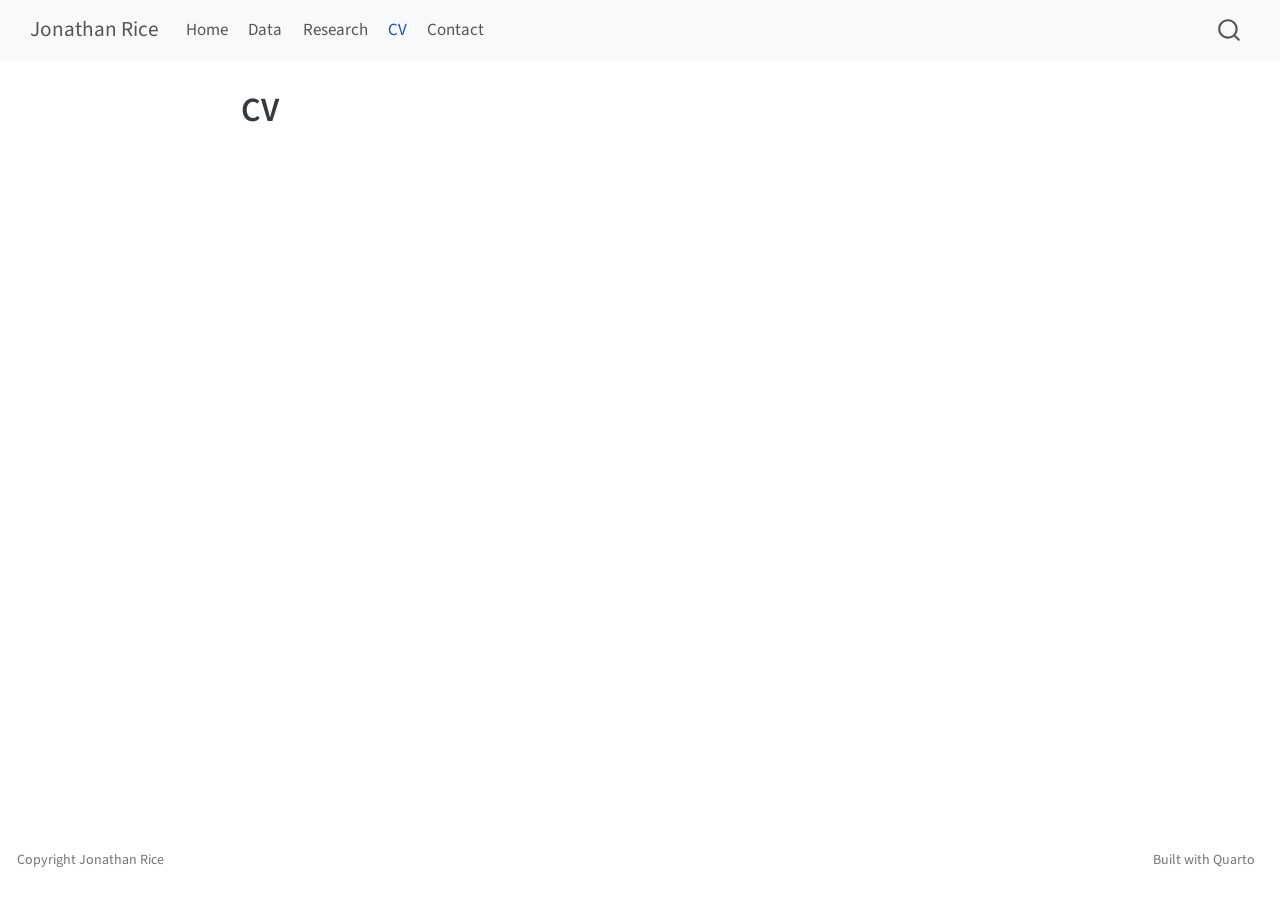
<file: docs/cv.html>
<!DOCTYPE html>
<html xmlns="http://www.w3.org/1999/xhtml" lang="en" xml:lang="en"><head>

<meta charset="utf-8">
<meta name="generator" content="quarto-1.8.26">

<meta name="viewport" content="width=device-width, initial-scale=1.0, user-scalable=yes">


<title>CV – Jonathan Rice</title>
<style>
code{white-space: pre-wrap;}
span.smallcaps{font-variant: small-caps;}
div.columns{display: flex; gap: min(4vw, 1.5em);}
div.column{flex: auto; overflow-x: auto;}
div.hanging-indent{margin-left: 1.5em; text-indent: -1.5em;}
ul.task-list{list-style: none;}
ul.task-list li input[type="checkbox"] {
  width: 0.8em;
  margin: 0 0.8em 0.2em -1em; /* quarto-specific, see https://github.com/quarto-dev/quarto-cli/issues/4556 */ 
  vertical-align: middle;
}
</style>


<script src="site_libs/quarto-nav/quarto-nav.js"></script>
<script src="site_libs/quarto-nav/headroom.min.js"></script>
<script src="site_libs/clipboard/clipboard.min.js"></script>
<script src="site_libs/quarto-search/autocomplete.umd.js"></script>
<script src="site_libs/quarto-search/fuse.min.js"></script>
<script src="site_libs/quarto-search/quarto-search.js"></script>
<meta name="quarto:offset" content="./">
<script src="site_libs/quarto-html/quarto.js" type="module"></script>
<script src="site_libs/quarto-html/tabsets/tabsets.js" type="module"></script>
<script src="site_libs/quarto-html/axe/axe-check.js" type="module"></script>
<script src="site_libs/quarto-html/popper.min.js"></script>
<script src="site_libs/quarto-html/tippy.umd.min.js"></script>
<script src="site_libs/quarto-html/anchor.min.js"></script>
<link href="site_libs/quarto-html/tippy.css" rel="stylesheet">
<link href="site_libs/quarto-html/quarto-syntax-highlighting-587c61ba64f3a5504c4d52d930310e48.css" rel="stylesheet" id="quarto-text-highlighting-styles">
<script src="site_libs/bootstrap/bootstrap.min.js"></script>
<link href="site_libs/bootstrap/bootstrap-icons.css" rel="stylesheet">
<link href="site_libs/bootstrap/bootstrap-e31584831b205ffbb2d98406f31c2a5b.min.css" rel="stylesheet" append-hash="true" id="quarto-bootstrap" data-mode="light">
<script id="quarto-search-options" type="application/json">{
  "location": "navbar",
  "copy-button": false,
  "collapse-after": 3,
  "panel-placement": "end",
  "type": "overlay",
  "limit": 50,
  "keyboard-shortcut": [
    "f",
    "/",
    "s"
  ],
  "show-item-context": false,
  "language": {
    "search-no-results-text": "No results",
    "search-matching-documents-text": "matching documents",
    "search-copy-link-title": "Copy link to search",
    "search-hide-matches-text": "Hide additional matches",
    "search-more-match-text": "more match in this document",
    "search-more-matches-text": "more matches in this document",
    "search-clear-button-title": "Clear",
    "search-text-placeholder": "",
    "search-detached-cancel-button-title": "Cancel",
    "search-submit-button-title": "Submit",
    "search-label": "Search"
  }
}</script>
<style>html{ scroll-behavior: smooth; }</style>


<link rel="stylesheet" href="styles.css">
</head>

<body class="nav-fixed fullcontent quarto-light">

<div id="quarto-search-results"></div>
  <header id="quarto-header" class="headroom fixed-top">
    <nav class="navbar navbar-expand-lg " data-bs-theme="dark">
      <div class="navbar-container container-fluid">
      <div class="navbar-brand-container mx-auto">
    <a class="navbar-brand" href="./index.html">
    <span class="navbar-title">Jonathan Rice</span>
    </a>
  </div>
            <div id="quarto-search" class="" title="Search"></div>
          <button class="navbar-toggler" type="button" data-bs-toggle="collapse" data-bs-target="#navbarCollapse" aria-controls="navbarCollapse" role="menu" aria-expanded="false" aria-label="Toggle navigation" onclick="if (window.quartoToggleHeadroom) { window.quartoToggleHeadroom(); }">
  <span class="navbar-toggler-icon"></span>
</button>
          <div class="collapse navbar-collapse" id="navbarCollapse">
            <ul class="navbar-nav navbar-nav-scroll me-auto">
  <li class="nav-item">
    <a class="nav-link" href="./index.html"> 
<span class="menu-text">Home</span></a>
  </li>  
  <li class="nav-item">
    <a class="nav-link" href="./data.html"> 
<span class="menu-text">Data</span></a>
  </li>  
  <li class="nav-item">
    <a class="nav-link" href="./research.html"> 
<span class="menu-text">Research</span></a>
  </li>  
  <li class="nav-item">
    <a class="nav-link active" href="./cv.html" aria-current="page"> 
<span class="menu-text">CV</span></a>
  </li>  
  <li class="nav-item">
    <a class="nav-link" href="./contact.html"> 
<span class="menu-text">Contact</span></a>
  </li>  
</ul>
          </div> <!-- /navcollapse -->
            <div class="quarto-navbar-tools">
</div>
      </div> <!-- /container-fluid -->
    </nav>
</header>
<!-- content -->
<div id="quarto-content" class="quarto-container page-columns page-rows-contents page-layout-article page-navbar">
<!-- sidebar -->
<!-- margin-sidebar -->
    
<!-- main -->
<main class="content" id="quarto-document-content">

<header id="title-block-header" class="quarto-title-block default">
<div class="quarto-title">
<h1 class="title">CV</h1>
</div>



<div class="quarto-title-meta">

    
  
    
  </div>
  


</header>





</main> <!-- /main -->
<script id="quarto-html-after-body" type="application/javascript">
  window.document.addEventListener("DOMContentLoaded", function (event) {
    const icon = "";
    const anchorJS = new window.AnchorJS();
    anchorJS.options = {
      placement: 'right',
      icon: icon
    };
    anchorJS.add('.anchored');
    const isCodeAnnotation = (el) => {
      for (const clz of el.classList) {
        if (clz.startsWith('code-annotation-')) {                     
          return true;
        }
      }
      return false;
    }
    const onCopySuccess = function(e) {
      // button target
      const button = e.trigger;
      // don't keep focus
      button.blur();
      // flash "checked"
      button.classList.add('code-copy-button-checked');
      var currentTitle = button.getAttribute("title");
      button.setAttribute("title", "Copied!");
      let tooltip;
      if (window.bootstrap) {
        button.setAttribute("data-bs-toggle", "tooltip");
        button.setAttribute("data-bs-placement", "left");
        button.setAttribute("data-bs-title", "Copied!");
        tooltip = new bootstrap.Tooltip(button, 
          { trigger: "manual", 
            customClass: "code-copy-button-tooltip",
            offset: [0, -8]});
        tooltip.show();    
      }
      setTimeout(function() {
        if (tooltip) {
          tooltip.hide();
          button.removeAttribute("data-bs-title");
          button.removeAttribute("data-bs-toggle");
          button.removeAttribute("data-bs-placement");
        }
        button.setAttribute("title", currentTitle);
        button.classList.remove('code-copy-button-checked');
      }, 1000);
      // clear code selection
      e.clearSelection();
    }
    const getTextToCopy = function(trigger) {
      const outerScaffold = trigger.parentElement.cloneNode(true);
      const codeEl = outerScaffold.querySelector('code');
      for (const childEl of codeEl.children) {
        if (isCodeAnnotation(childEl)) {
          childEl.remove();
        }
      }
      return codeEl.innerText;
    }
    const clipboard = new window.ClipboardJS('.code-copy-button:not([data-in-quarto-modal])', {
      text: getTextToCopy
    });
    clipboard.on('success', onCopySuccess);
    if (window.document.getElementById('quarto-embedded-source-code-modal')) {
      const clipboardModal = new window.ClipboardJS('.code-copy-button[data-in-quarto-modal]', {
        text: getTextToCopy,
        container: window.document.getElementById('quarto-embedded-source-code-modal')
      });
      clipboardModal.on('success', onCopySuccess);
    }
      var localhostRegex = new RegExp(/^(?:http|https):\/\/localhost\:?[0-9]*\//);
      var mailtoRegex = new RegExp(/^mailto:/);
        var filterRegex = new RegExp('/' + window.location.host + '/');
      var isInternal = (href) => {
          return filterRegex.test(href) || localhostRegex.test(href) || mailtoRegex.test(href);
      }
      // Inspect non-navigation links and adorn them if external
     var links = window.document.querySelectorAll('a[href]:not(.nav-link):not(.navbar-brand):not(.toc-action):not(.sidebar-link):not(.sidebar-item-toggle):not(.pagination-link):not(.no-external):not([aria-hidden]):not(.dropdown-item):not(.quarto-navigation-tool):not(.about-link)');
      for (var i=0; i<links.length; i++) {
        const link = links[i];
        if (!isInternal(link.href)) {
          // undo the damage that might have been done by quarto-nav.js in the case of
          // links that we want to consider external
          if (link.dataset.originalHref !== undefined) {
            link.href = link.dataset.originalHref;
          }
        }
      }
    function tippyHover(el, contentFn, onTriggerFn, onUntriggerFn) {
      const config = {
        allowHTML: true,
        maxWidth: 500,
        delay: 100,
        arrow: false,
        appendTo: function(el) {
            return el.parentElement;
        },
        interactive: true,
        interactiveBorder: 10,
        theme: 'quarto',
        placement: 'bottom-start',
      };
      if (contentFn) {
        config.content = contentFn;
      }
      if (onTriggerFn) {
        config.onTrigger = onTriggerFn;
      }
      if (onUntriggerFn) {
        config.onUntrigger = onUntriggerFn;
      }
      window.tippy(el, config); 
    }
    const noterefs = window.document.querySelectorAll('a[role="doc-noteref"]');
    for (var i=0; i<noterefs.length; i++) {
      const ref = noterefs[i];
      tippyHover(ref, function() {
        // use id or data attribute instead here
        let href = ref.getAttribute('data-footnote-href') || ref.getAttribute('href');
        try { href = new URL(href).hash; } catch {}
        const id = href.replace(/^#\/?/, "");
        const note = window.document.getElementById(id);
        if (note) {
          return note.innerHTML;
        } else {
          return "";
        }
      });
    }
    const xrefs = window.document.querySelectorAll('a.quarto-xref');
    const processXRef = (id, note) => {
      // Strip column container classes
      const stripColumnClz = (el) => {
        el.classList.remove("page-full", "page-columns");
        if (el.children) {
          for (const child of el.children) {
            stripColumnClz(child);
          }
        }
      }
      stripColumnClz(note)
      if (id === null || id.startsWith('sec-')) {
        // Special case sections, only their first couple elements
        const container = document.createElement("div");
        if (note.children && note.children.length > 2) {
          container.appendChild(note.children[0].cloneNode(true));
          for (let i = 1; i < note.children.length; i++) {
            const child = note.children[i];
            if (child.tagName === "P" && child.innerText === "") {
              continue;
            } else {
              container.appendChild(child.cloneNode(true));
              break;
            }
          }
          if (window.Quarto?.typesetMath) {
            window.Quarto.typesetMath(container);
          }
          return container.innerHTML
        } else {
          if (window.Quarto?.typesetMath) {
            window.Quarto.typesetMath(note);
          }
          return note.innerHTML;
        }
      } else {
        // Remove any anchor links if they are present
        const anchorLink = note.querySelector('a.anchorjs-link');
        if (anchorLink) {
          anchorLink.remove();
        }
        if (window.Quarto?.typesetMath) {
          window.Quarto.typesetMath(note);
        }
        if (note.classList.contains("callout")) {
          return note.outerHTML;
        } else {
          return note.innerHTML;
        }
      }
    }
    for (var i=0; i<xrefs.length; i++) {
      const xref = xrefs[i];
      tippyHover(xref, undefined, function(instance) {
        instance.disable();
        let url = xref.getAttribute('href');
        let hash = undefined; 
        if (url.startsWith('#')) {
          hash = url;
        } else {
          try { hash = new URL(url).hash; } catch {}
        }
        if (hash) {
          const id = hash.replace(/^#\/?/, "");
          const note = window.document.getElementById(id);
          if (note !== null) {
            try {
              const html = processXRef(id, note.cloneNode(true));
              instance.setContent(html);
            } finally {
              instance.enable();
              instance.show();
            }
          } else {
            // See if we can fetch this
            fetch(url.split('#')[0])
            .then(res => res.text())
            .then(html => {
              const parser = new DOMParser();
              const htmlDoc = parser.parseFromString(html, "text/html");
              const note = htmlDoc.getElementById(id);
              if (note !== null) {
                const html = processXRef(id, note);
                instance.setContent(html);
              } 
            }).finally(() => {
              instance.enable();
              instance.show();
            });
          }
        } else {
          // See if we can fetch a full url (with no hash to target)
          // This is a special case and we should probably do some content thinning / targeting
          fetch(url)
          .then(res => res.text())
          .then(html => {
            const parser = new DOMParser();
            const htmlDoc = parser.parseFromString(html, "text/html");
            const note = htmlDoc.querySelector('main.content');
            if (note !== null) {
              // This should only happen for chapter cross references
              // (since there is no id in the URL)
              // remove the first header
              if (note.children.length > 0 && note.children[0].tagName === "HEADER") {
                note.children[0].remove();
              }
              const html = processXRef(null, note);
              instance.setContent(html);
            } 
          }).finally(() => {
            instance.enable();
            instance.show();
          });
        }
      }, function(instance) {
      });
    }
        let selectedAnnoteEl;
        const selectorForAnnotation = ( cell, annotation) => {
          let cellAttr = 'data-code-cell="' + cell + '"';
          let lineAttr = 'data-code-annotation="' +  annotation + '"';
          const selector = 'span[' + cellAttr + '][' + lineAttr + ']';
          return selector;
        }
        const selectCodeLines = (annoteEl) => {
          const doc = window.document;
          const targetCell = annoteEl.getAttribute("data-target-cell");
          const targetAnnotation = annoteEl.getAttribute("data-target-annotation");
          const annoteSpan = window.document.querySelector(selectorForAnnotation(targetCell, targetAnnotation));
          const lines = annoteSpan.getAttribute("data-code-lines").split(",");
          const lineIds = lines.map((line) => {
            return targetCell + "-" + line;
          })
          let top = null;
          let height = null;
          let parent = null;
          if (lineIds.length > 0) {
              //compute the position of the single el (top and bottom and make a div)
              const el = window.document.getElementById(lineIds[0]);
              top = el.offsetTop;
              height = el.offsetHeight;
              parent = el.parentElement.parentElement;
            if (lineIds.length > 1) {
              const lastEl = window.document.getElementById(lineIds[lineIds.length - 1]);
              const bottom = lastEl.offsetTop + lastEl.offsetHeight;
              height = bottom - top;
            }
            if (top !== null && height !== null && parent !== null) {
              // cook up a div (if necessary) and position it 
              let div = window.document.getElementById("code-annotation-line-highlight");
              if (div === null) {
                div = window.document.createElement("div");
                div.setAttribute("id", "code-annotation-line-highlight");
                div.style.position = 'absolute';
                parent.appendChild(div);
              }
              div.style.top = top - 2 + "px";
              div.style.height = height + 4 + "px";
              div.style.left = 0;
              let gutterDiv = window.document.getElementById("code-annotation-line-highlight-gutter");
              if (gutterDiv === null) {
                gutterDiv = window.document.createElement("div");
                gutterDiv.setAttribute("id", "code-annotation-line-highlight-gutter");
                gutterDiv.style.position = 'absolute';
                const codeCell = window.document.getElementById(targetCell);
                const gutter = codeCell.querySelector('.code-annotation-gutter');
                gutter.appendChild(gutterDiv);
              }
              gutterDiv.style.top = top - 2 + "px";
              gutterDiv.style.height = height + 4 + "px";
            }
            selectedAnnoteEl = annoteEl;
          }
        };
        const unselectCodeLines = () => {
          const elementsIds = ["code-annotation-line-highlight", "code-annotation-line-highlight-gutter"];
          elementsIds.forEach((elId) => {
            const div = window.document.getElementById(elId);
            if (div) {
              div.remove();
            }
          });
          selectedAnnoteEl = undefined;
        };
          // Handle positioning of the toggle
      window.addEventListener(
        "resize",
        throttle(() => {
          elRect = undefined;
          if (selectedAnnoteEl) {
            selectCodeLines(selectedAnnoteEl);
          }
        }, 10)
      );
      function throttle(fn, ms) {
      let throttle = false;
      let timer;
        return (...args) => {
          if(!throttle) { // first call gets through
              fn.apply(this, args);
              throttle = true;
          } else { // all the others get throttled
              if(timer) clearTimeout(timer); // cancel #2
              timer = setTimeout(() => {
                fn.apply(this, args);
                timer = throttle = false;
              }, ms);
          }
        };
      }
        // Attach click handler to the DT
        const annoteDls = window.document.querySelectorAll('dt[data-target-cell]');
        for (const annoteDlNode of annoteDls) {
          annoteDlNode.addEventListener('click', (event) => {
            const clickedEl = event.target;
            if (clickedEl !== selectedAnnoteEl) {
              unselectCodeLines();
              const activeEl = window.document.querySelector('dt[data-target-cell].code-annotation-active');
              if (activeEl) {
                activeEl.classList.remove('code-annotation-active');
              }
              selectCodeLines(clickedEl);
              clickedEl.classList.add('code-annotation-active');
            } else {
              // Unselect the line
              unselectCodeLines();
              clickedEl.classList.remove('code-annotation-active');
            }
          });
        }
    const findCites = (el) => {
      const parentEl = el.parentElement;
      if (parentEl) {
        const cites = parentEl.dataset.cites;
        if (cites) {
          return {
            el,
            cites: cites.split(' ')
          };
        } else {
          return findCites(el.parentElement)
        }
      } else {
        return undefined;
      }
    };
    var bibliorefs = window.document.querySelectorAll('a[role="doc-biblioref"]');
    for (var i=0; i<bibliorefs.length; i++) {
      const ref = bibliorefs[i];
      const citeInfo = findCites(ref);
      if (citeInfo) {
        tippyHover(citeInfo.el, function() {
          var popup = window.document.createElement('div');
          citeInfo.cites.forEach(function(cite) {
            var citeDiv = window.document.createElement('div');
            citeDiv.classList.add('hanging-indent');
            citeDiv.classList.add('csl-entry');
            var biblioDiv = window.document.getElementById('ref-' + cite);
            if (biblioDiv) {
              citeDiv.innerHTML = biblioDiv.innerHTML;
            }
            popup.appendChild(citeDiv);
          });
          return popup.innerHTML;
        });
      }
    }
  });
  </script>
</div> <!-- /content -->
<footer class="footer">
  <div class="nav-footer">
    <div class="nav-footer-left">
<p>Copyright Jonathan Rice</p>
</div>   
    <div class="nav-footer-center">
      &nbsp;
    </div>
    <div class="nav-footer-right">
      <ul class="footer-items list-unstyled">
    <li class="nav-item">
    <a class="nav-link" href="https://quarto.org">
<p>Built with Quarto</p>
</a>
  </li>  
</ul>
    </div>
  </div>
</footer>




<script src="site_libs/quarto-html/zenscroll-min.js"></script>
</body></html>
</file>
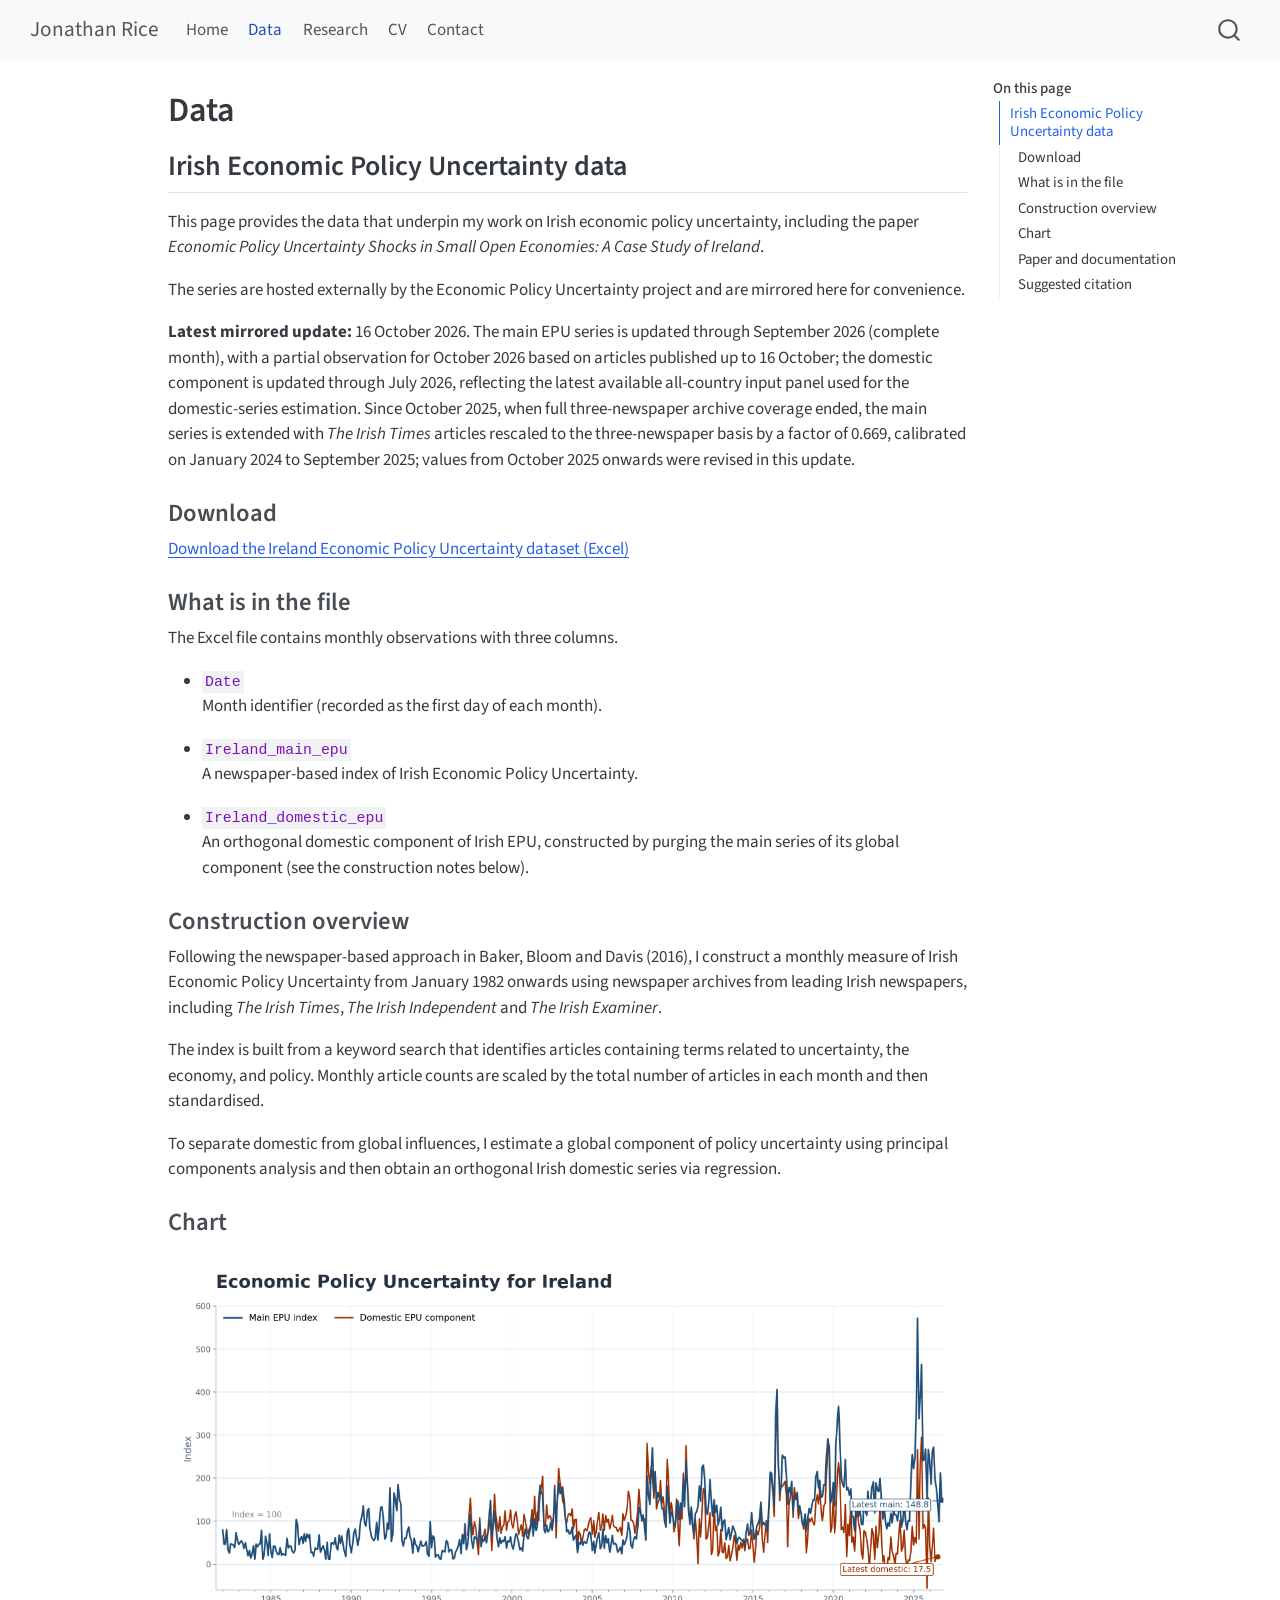
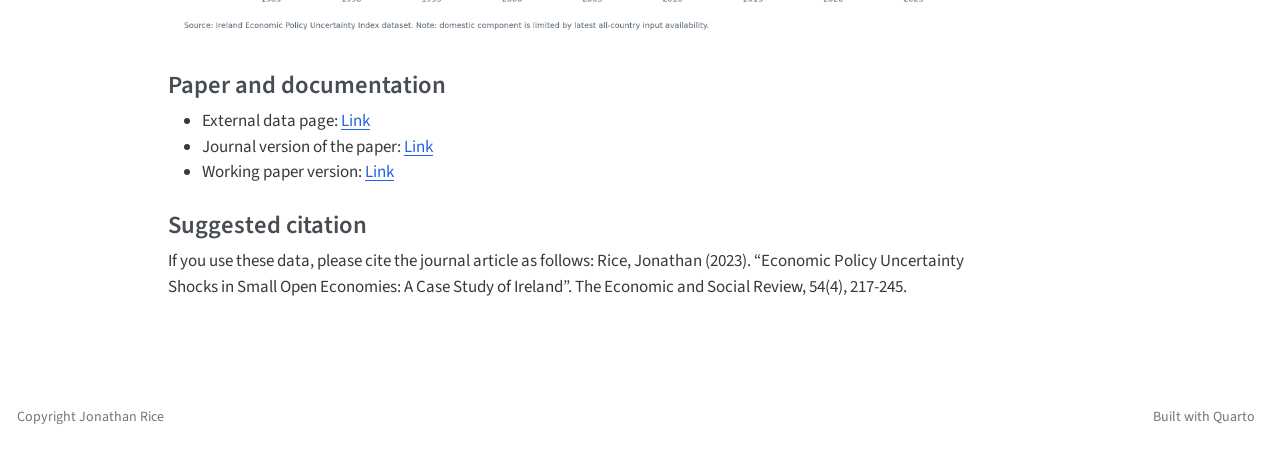
<file: docs/data.html>
<!DOCTYPE html>
<html xmlns="http://www.w3.org/1999/xhtml" lang="en" xml:lang="en"><head>

<meta charset="utf-8">
<meta name="generator" content="quarto-1.8.26">

<meta name="viewport" content="width=device-width, initial-scale=1.0, user-scalable=yes">


<title>Data – Jonathan Rice</title>
<style>
code{white-space: pre-wrap;}
span.smallcaps{font-variant: small-caps;}
div.columns{display: flex; gap: min(4vw, 1.5em);}
div.column{flex: auto; overflow-x: auto;}
div.hanging-indent{margin-left: 1.5em; text-indent: -1.5em;}
ul.task-list{list-style: none;}
ul.task-list li input[type="checkbox"] {
  width: 0.8em;
  margin: 0 0.8em 0.2em -1em; /* quarto-specific, see https://github.com/quarto-dev/quarto-cli/issues/4556 */ 
  vertical-align: middle;
}
</style>


<script src="site_libs/quarto-nav/quarto-nav.js"></script>
<script src="site_libs/quarto-nav/headroom.min.js"></script>
<script src="site_libs/clipboard/clipboard.min.js"></script>
<script src="site_libs/quarto-search/autocomplete.umd.js"></script>
<script src="site_libs/quarto-search/fuse.min.js"></script>
<script src="site_libs/quarto-search/quarto-search.js"></script>
<meta name="quarto:offset" content="./">
<script src="site_libs/quarto-html/quarto.js" type="module"></script>
<script src="site_libs/quarto-html/tabsets/tabsets.js" type="module"></script>
<script src="site_libs/quarto-html/axe/axe-check.js" type="module"></script>
<script src="site_libs/quarto-html/popper.min.js"></script>
<script src="site_libs/quarto-html/tippy.umd.min.js"></script>
<script src="site_libs/quarto-html/anchor.min.js"></script>
<link href="site_libs/quarto-html/tippy.css" rel="stylesheet">
<link href="site_libs/quarto-html/quarto-syntax-highlighting-587c61ba64f3a5504c4d52d930310e48.css" rel="stylesheet" id="quarto-text-highlighting-styles">
<script src="site_libs/bootstrap/bootstrap.min.js"></script>
<link href="site_libs/bootstrap/bootstrap-icons.css" rel="stylesheet">
<link href="site_libs/bootstrap/bootstrap-e31584831b205ffbb2d98406f31c2a5b.min.css" rel="stylesheet" append-hash="true" id="quarto-bootstrap" data-mode="light">
<script id="quarto-search-options" type="application/json">{
  "location": "navbar",
  "copy-button": false,
  "collapse-after": 3,
  "panel-placement": "end",
  "type": "overlay",
  "limit": 50,
  "keyboard-shortcut": [
    "f",
    "/",
    "s"
  ],
  "show-item-context": false,
  "language": {
    "search-no-results-text": "No results",
    "search-matching-documents-text": "matching documents",
    "search-copy-link-title": "Copy link to search",
    "search-hide-matches-text": "Hide additional matches",
    "search-more-match-text": "more match in this document",
    "search-more-matches-text": "more matches in this document",
    "search-clear-button-title": "Clear",
    "search-text-placeholder": "",
    "search-detached-cancel-button-title": "Cancel",
    "search-submit-button-title": "Submit",
    "search-label": "Search"
  }
}</script>
<style>html{ scroll-behavior: smooth; }</style>


<link rel="stylesheet" href="styles.css">
</head>

<body class="nav-fixed quarto-light">

<div id="quarto-search-results"></div>
  <header id="quarto-header" class="headroom fixed-top">
    <nav class="navbar navbar-expand-lg " data-bs-theme="dark">
      <div class="navbar-container container-fluid">
      <div class="navbar-brand-container mx-auto">
    <a class="navbar-brand" href="./index.html">
    <span class="navbar-title">Jonathan Rice</span>
    </a>
  </div>
            <div id="quarto-search" class="" title="Search"></div>
          <button class="navbar-toggler" type="button" data-bs-toggle="collapse" data-bs-target="#navbarCollapse" aria-controls="navbarCollapse" role="menu" aria-expanded="false" aria-label="Toggle navigation" onclick="if (window.quartoToggleHeadroom) { window.quartoToggleHeadroom(); }">
  <span class="navbar-toggler-icon"></span>
</button>
          <div class="collapse navbar-collapse" id="navbarCollapse">
            <ul class="navbar-nav navbar-nav-scroll me-auto">
  <li class="nav-item">
    <a class="nav-link" href="./index.html"> 
<span class="menu-text">Home</span></a>
  </li>  
  <li class="nav-item">
    <a class="nav-link active" href="./data.html" aria-current="page"> 
<span class="menu-text">Data</span></a>
  </li>  
  <li class="nav-item">
    <a class="nav-link" href="./research.html"> 
<span class="menu-text">Research</span></a>
  </li>  
  <li class="nav-item">
    <a class="nav-link" href="./cv.html"> 
<span class="menu-text">CV</span></a>
  </li>  
  <li class="nav-item">
    <a class="nav-link" href="./contact.html"> 
<span class="menu-text">Contact</span></a>
  </li>  
</ul>
          </div> <!-- /navcollapse -->
            <div class="quarto-navbar-tools">
</div>
      </div> <!-- /container-fluid -->
    </nav>
</header>
<!-- content -->
<div id="quarto-content" class="quarto-container page-columns page-rows-contents page-layout-article page-navbar">
<!-- sidebar -->
<!-- margin-sidebar -->
    <div id="quarto-margin-sidebar" class="sidebar margin-sidebar">
        <nav id="TOC" role="doc-toc" class="toc-active">
    <h2 id="toc-title">On this page</h2>
   
  <ul>
  <li><a href="#irish-economic-policy-uncertainty-data" id="toc-irish-economic-policy-uncertainty-data" class="nav-link active" data-scroll-target="#irish-economic-policy-uncertainty-data">Irish Economic Policy Uncertainty data</a>
  <ul class="collapse">
  <li><a href="#download" id="toc-download" class="nav-link" data-scroll-target="#download">Download</a></li>
  <li><a href="#what-is-in-the-file" id="toc-what-is-in-the-file" class="nav-link" data-scroll-target="#what-is-in-the-file">What is in the file</a></li>
  <li><a href="#construction-overview" id="toc-construction-overview" class="nav-link" data-scroll-target="#construction-overview">Construction overview</a></li>
  <li><a href="#chart" id="toc-chart" class="nav-link" data-scroll-target="#chart">Chart</a></li>
  <li><a href="#paper-and-documentation" id="toc-paper-and-documentation" class="nav-link" data-scroll-target="#paper-and-documentation">Paper and documentation</a></li>
  <li><a href="#suggested-citation" id="toc-suggested-citation" class="nav-link" data-scroll-target="#suggested-citation">Suggested citation</a></li>
  </ul></li>
  </ul>
</nav>
    </div>
<!-- main -->
<main class="content" id="quarto-document-content">

<header id="title-block-header" class="quarto-title-block default">
<div class="quarto-title">
<h1 class="title">Data</h1>
</div>



<div class="quarto-title-meta">

    
  
    
  </div>
  


</header>


<section id="irish-economic-policy-uncertainty-data" class="level2">
<h2 class="anchored" data-anchor-id="irish-economic-policy-uncertainty-data">Irish Economic Policy Uncertainty data</h2>
<p>This page provides the data that underpin my work on Irish economic policy uncertainty, including the paper <em>Economic Policy Uncertainty Shocks in Small Open Economies: A Case Study of Ireland</em>.</p>
<p>The series are hosted externally by the Economic Policy Uncertainty project and are mirrored here for convenience.</p>
<p><strong>Latest mirrored update:</strong> 16 October 2026. The main EPU series is updated through September 2026 (complete month), with a partial observation for October 2026 based on articles published up to 16 October; the domestic component is updated through July 2026, reflecting the latest available all-country input panel used for the domestic-series estimation. Since October 2025, when full three-newspaper archive coverage ended, the main series is extended with <em>The Irish Times</em> articles rescaled to the three-newspaper basis by a factor of 0.669, calibrated on January 2024 to September 2025; values from October 2025 onwards were revised in this update.</p>
<section id="download" class="level3">
<h3 class="anchored" data-anchor-id="download">Download</h3>
<p><a href="files/ireland-epu-index.xlsx">Download the Ireland Economic Policy Uncertainty dataset (Excel)</a></p>
</section>
<section id="what-is-in-the-file" class="level3">
<h3 class="anchored" data-anchor-id="what-is-in-the-file">What is in the file</h3>
<p>The Excel file contains monthly observations with three columns.</p>
<ul>
<li><p><code>Date</code><br>
Month identifier (recorded as the first day of each month).</p></li>
<li><p><code>Ireland_main_epu</code><br>
A newspaper-based index of Irish Economic Policy Uncertainty.</p></li>
<li><p><code>Ireland_domestic_epu</code><br>
An orthogonal domestic component of Irish EPU, constructed by purging the main series of its global component (see the construction notes below).</p></li>
</ul>
</section>
<section id="construction-overview" class="level3">
<h3 class="anchored" data-anchor-id="construction-overview">Construction overview</h3>
<p>Following the newspaper-based approach in Baker, Bloom and Davis (2016), I construct a monthly measure of Irish Economic Policy Uncertainty from January 1982 onwards using newspaper archives from leading Irish newspapers, including <em>The Irish Times</em>, <em>The Irish Independent</em> and <em>The Irish Examiner</em>.</p>
<p>The index is built from a keyword search that identifies articles containing terms related to uncertainty, the economy, and policy. Monthly article counts are scaled by the total number of articles in each month and then standardised.</p>
<p>To separate domestic from global influences, I estimate a global component of policy uncertainty using principal components analysis and then obtain an orthogonal Irish domestic series via regression.</p>
</section>
<section id="chart" class="level3">
<h3 class="anchored" data-anchor-id="chart">Chart</h3>
<p><img src="images/epu_w_domestic.png" class="img-fluid" alt="Irish Economic Policy Uncertainty indices, main and domestic components"></p>
</section>
<section id="paper-and-documentation" class="level3">
<h3 class="anchored" data-anchor-id="paper-and-documentation">Paper and documentation</h3>
<ul>
<li>External data page: <a href="https://www.policyuncertainty.com/ireland_rice.html">Link</a><br>
</li>
<li>Journal version of the paper: <a href="https://www.esr.ie/article/view/2531">Link</a><br>
</li>
<li>Working paper version: <a href="https://www.centralbank.ie/docs/default-source/publications/research-technical-papers/01rt20-economic-policy-uncertainty-in-small-open-economies-a-case-study-of-ireland-%28rice%29.pdf?sfvrsn=4">Link</a></li>
</ul>
</section>
<section id="suggested-citation" class="level3">
<h3 class="anchored" data-anchor-id="suggested-citation">Suggested citation</h3>
<p>If you use these data, please cite the journal article as follows: Rice, Jonathan (2023). “Economic Policy Uncertainty Shocks in Small Open Economies: A Case Study of Ireland”. The Economic and Social Review, 54(4), 217-245.</p>


</section>
</section>

</main> <!-- /main -->
<script id="quarto-html-after-body" type="application/javascript">
  window.document.addEventListener("DOMContentLoaded", function (event) {
    const icon = "";
    const anchorJS = new window.AnchorJS();
    anchorJS.options = {
      placement: 'right',
      icon: icon
    };
    anchorJS.add('.anchored');
    const isCodeAnnotation = (el) => {
      for (const clz of el.classList) {
        if (clz.startsWith('code-annotation-')) {                     
          return true;
        }
      }
      return false;
    }
    const onCopySuccess = function(e) {
      // button target
      const button = e.trigger;
      // don't keep focus
      button.blur();
      // flash "checked"
      button.classList.add('code-copy-button-checked');
      var currentTitle = button.getAttribute("title");
      button.setAttribute("title", "Copied!");
      let tooltip;
      if (window.bootstrap) {
        button.setAttribute("data-bs-toggle", "tooltip");
        button.setAttribute("data-bs-placement", "left");
        button.setAttribute("data-bs-title", "Copied!");
        tooltip = new bootstrap.Tooltip(button, 
          { trigger: "manual", 
            customClass: "code-copy-button-tooltip",
            offset: [0, -8]});
        tooltip.show();    
      }
      setTimeout(function() {
        if (tooltip) {
          tooltip.hide();
          button.removeAttribute("data-bs-title");
          button.removeAttribute("data-bs-toggle");
          button.removeAttribute("data-bs-placement");
        }
        button.setAttribute("title", currentTitle);
        button.classList.remove('code-copy-button-checked');
      }, 1000);
      // clear code selection
      e.clearSelection();
    }
    const getTextToCopy = function(trigger) {
      const outerScaffold = trigger.parentElement.cloneNode(true);
      const codeEl = outerScaffold.querySelector('code');
      for (const childEl of codeEl.children) {
        if (isCodeAnnotation(childEl)) {
          childEl.remove();
        }
      }
      return codeEl.innerText;
    }
    const clipboard = new window.ClipboardJS('.code-copy-button:not([data-in-quarto-modal])', {
      text: getTextToCopy
    });
    clipboard.on('success', onCopySuccess);
    if (window.document.getElementById('quarto-embedded-source-code-modal')) {
      const clipboardModal = new window.ClipboardJS('.code-copy-button[data-in-quarto-modal]', {
        text: getTextToCopy,
        container: window.document.getElementById('quarto-embedded-source-code-modal')
      });
      clipboardModal.on('success', onCopySuccess);
    }
      var localhostRegex = new RegExp(/^(?:http|https):\/\/localhost\:?[0-9]*\//);
      var mailtoRegex = new RegExp(/^mailto:/);
        var filterRegex = new RegExp('/' + window.location.host + '/');
      var isInternal = (href) => {
          return filterRegex.test(href) || localhostRegex.test(href) || mailtoRegex.test(href);
      }
      // Inspect non-navigation links and adorn them if external
     var links = window.document.querySelectorAll('a[href]:not(.nav-link):not(.navbar-brand):not(.toc-action):not(.sidebar-link):not(.sidebar-item-toggle):not(.pagination-link):not(.no-external):not([aria-hidden]):not(.dropdown-item):not(.quarto-navigation-tool):not(.about-link)');
      for (var i=0; i<links.length; i++) {
        const link = links[i];
        if (!isInternal(link.href)) {
          // undo the damage that might have been done by quarto-nav.js in the case of
          // links that we want to consider external
          if (link.dataset.originalHref !== undefined) {
            link.href = link.dataset.originalHref;
          }
        }
      }
    function tippyHover(el, contentFn, onTriggerFn, onUntriggerFn) {
      const config = {
        allowHTML: true,
        maxWidth: 500,
        delay: 100,
        arrow: false,
        appendTo: function(el) {
            return el.parentElement;
        },
        interactive: true,
        interactiveBorder: 10,
        theme: 'quarto',
        placement: 'bottom-start',
      };
      if (contentFn) {
        config.content = contentFn;
      }
      if (onTriggerFn) {
        config.onTrigger = onTriggerFn;
      }
      if (onUntriggerFn) {
        config.onUntrigger = onUntriggerFn;
      }
      window.tippy(el, config); 
    }
    const noterefs = window.document.querySelectorAll('a[role="doc-noteref"]');
    for (var i=0; i<noterefs.length; i++) {
      const ref = noterefs[i];
      tippyHover(ref, function() {
        // use id or data attribute instead here
        let href = ref.getAttribute('data-footnote-href') || ref.getAttribute('href');
        try { href = new URL(href).hash; } catch {}
        const id = href.replace(/^#\/?/, "");
        const note = window.document.getElementById(id);
        if (note) {
          return note.innerHTML;
        } else {
          return "";
        }
      });
    }
    const xrefs = window.document.querySelectorAll('a.quarto-xref');
    const processXRef = (id, note) => {
      // Strip column container classes
      const stripColumnClz = (el) => {
        el.classList.remove("page-full", "page-columns");
        if (el.children) {
          for (const child of el.children) {
            stripColumnClz(child);
          }
        }
      }
      stripColumnClz(note)
      if (id === null || id.startsWith('sec-')) {
        // Special case sections, only their first couple elements
        const container = document.createElement("div");
        if (note.children && note.children.length > 2) {
          container.appendChild(note.children[0].cloneNode(true));
          for (let i = 1; i < note.children.length; i++) {
            const child = note.children[i];
            if (child.tagName === "P" && child.innerText === "") {
              continue;
            } else {
              container.appendChild(child.cloneNode(true));
              break;
            }
          }
          if (window.Quarto?.typesetMath) {
            window.Quarto.typesetMath(container);
          }
          return container.innerHTML
        } else {
          if (window.Quarto?.typesetMath) {
            window.Quarto.typesetMath(note);
          }
          return note.innerHTML;
        }
      } else {
        // Remove any anchor links if they are present
        const anchorLink = note.querySelector('a.anchorjs-link');
        if (anchorLink) {
          anchorLink.remove();
        }
        if (window.Quarto?.typesetMath) {
          window.Quarto.typesetMath(note);
        }
        if (note.classList.contains("callout")) {
          return note.outerHTML;
        } else {
          return note.innerHTML;
        }
      }
    }
    for (var i=0; i<xrefs.length; i++) {
      const xref = xrefs[i];
      tippyHover(xref, undefined, function(instance) {
        instance.disable();
        let url = xref.getAttribute('href');
        let hash = undefined; 
        if (url.startsWith('#')) {
          hash = url;
        } else {
          try { hash = new URL(url).hash; } catch {}
        }
        if (hash) {
          const id = hash.replace(/^#\/?/, "");
          const note = window.document.getElementById(id);
          if (note !== null) {
            try {
              const html = processXRef(id, note.cloneNode(true));
              instance.setContent(html);
            } finally {
              instance.enable();
              instance.show();
            }
          } else {
            // See if we can fetch this
            fetch(url.split('#')[0])
            .then(res => res.text())
            .then(html => {
              const parser = new DOMParser();
              const htmlDoc = parser.parseFromString(html, "text/html");
              const note = htmlDoc.getElementById(id);
              if (note !== null) {
                const html = processXRef(id, note);
                instance.setContent(html);
              } 
            }).finally(() => {
              instance.enable();
              instance.show();
            });
          }
        } else {
          // See if we can fetch a full url (with no hash to target)
          // This is a special case and we should probably do some content thinning / targeting
          fetch(url)
          .then(res => res.text())
          .then(html => {
            const parser = new DOMParser();
            const htmlDoc = parser.parseFromString(html, "text/html");
            const note = htmlDoc.querySelector('main.content');
            if (note !== null) {
              // This should only happen for chapter cross references
              // (since there is no id in the URL)
              // remove the first header
              if (note.children.length > 0 && note.children[0].tagName === "HEADER") {
                note.children[0].remove();
              }
              const html = processXRef(null, note);
              instance.setContent(html);
            } 
          }).finally(() => {
            instance.enable();
            instance.show();
          });
        }
      }, function(instance) {
      });
    }
        let selectedAnnoteEl;
        const selectorForAnnotation = ( cell, annotation) => {
          let cellAttr = 'data-code-cell="' + cell + '"';
          let lineAttr = 'data-code-annotation="' +  annotation + '"';
          const selector = 'span[' + cellAttr + '][' + lineAttr + ']';
          return selector;
        }
        const selectCodeLines = (annoteEl) => {
          const doc = window.document;
          const targetCell = annoteEl.getAttribute("data-target-cell");
          const targetAnnotation = annoteEl.getAttribute("data-target-annotation");
          const annoteSpan = window.document.querySelector(selectorForAnnotation(targetCell, targetAnnotation));
          const lines = annoteSpan.getAttribute("data-code-lines").split(",");
          const lineIds = lines.map((line) => {
            return targetCell + "-" + line;
          })
          let top = null;
          let height = null;
          let parent = null;
          if (lineIds.length > 0) {
              //compute the position of the single el (top and bottom and make a div)
              const el = window.document.getElementById(lineIds[0]);
              top = el.offsetTop;
              height = el.offsetHeight;
              parent = el.parentElement.parentElement;
            if (lineIds.length > 1) {
              const lastEl = window.document.getElementById(lineIds[lineIds.length - 1]);
              const bottom = lastEl.offsetTop + lastEl.offsetHeight;
              height = bottom - top;
            }
            if (top !== null && height !== null && parent !== null) {
              // cook up a div (if necessary) and position it 
              let div = window.document.getElementById("code-annotation-line-highlight");
              if (div === null) {
                div = window.document.createElement("div");
                div.setAttribute("id", "code-annotation-line-highlight");
                div.style.position = 'absolute';
                parent.appendChild(div);
              }
              div.style.top = top - 2 + "px";
              div.style.height = height + 4 + "px";
              div.style.left = 0;
              let gutterDiv = window.document.getElementById("code-annotation-line-highlight-gutter");
              if (gutterDiv === null) {
                gutterDiv = window.document.createElement("div");
                gutterDiv.setAttribute("id", "code-annotation-line-highlight-gutter");
                gutterDiv.style.position = 'absolute';
                const codeCell = window.document.getElementById(targetCell);
                const gutter = codeCell.querySelector('.code-annotation-gutter');
                gutter.appendChild(gutterDiv);
              }
              gutterDiv.style.top = top - 2 + "px";
              gutterDiv.style.height = height + 4 + "px";
            }
            selectedAnnoteEl = annoteEl;
          }
        };
        const unselectCodeLines = () => {
          const elementsIds = ["code-annotation-line-highlight", "code-annotation-line-highlight-gutter"];
          elementsIds.forEach((elId) => {
            const div = window.document.getElementById(elId);
            if (div) {
              div.remove();
            }
          });
          selectedAnnoteEl = undefined;
        };
          // Handle positioning of the toggle
      window.addEventListener(
        "resize",
        throttle(() => {
          elRect = undefined;
          if (selectedAnnoteEl) {
            selectCodeLines(selectedAnnoteEl);
          }
        }, 10)
      );
      function throttle(fn, ms) {
      let throttle = false;
      let timer;
        return (...args) => {
          if(!throttle) { // first call gets through
              fn.apply(this, args);
              throttle = true;
          } else { // all the others get throttled
              if(timer) clearTimeout(timer); // cancel #2
              timer = setTimeout(() => {
                fn.apply(this, args);
                timer = throttle = false;
              }, ms);
          }
        };
      }
        // Attach click handler to the DT
        const annoteDls = window.document.querySelectorAll('dt[data-target-cell]');
        for (const annoteDlNode of annoteDls) {
          annoteDlNode.addEventListener('click', (event) => {
            const clickedEl = event.target;
            if (clickedEl !== selectedAnnoteEl) {
              unselectCodeLines();
              const activeEl = window.document.querySelector('dt[data-target-cell].code-annotation-active');
              if (activeEl) {
                activeEl.classList.remove('code-annotation-active');
              }
              selectCodeLines(clickedEl);
              clickedEl.classList.add('code-annotation-active');
            } else {
              // Unselect the line
              unselectCodeLines();
              clickedEl.classList.remove('code-annotation-active');
            }
          });
        }
    const findCites = (el) => {
      const parentEl = el.parentElement;
      if (parentEl) {
        const cites = parentEl.dataset.cites;
        if (cites) {
          return {
            el,
            cites: cites.split(' ')
          };
        } else {
          return findCites(el.parentElement)
        }
      } else {
        return undefined;
      }
    };
    var bibliorefs = window.document.querySelectorAll('a[role="doc-biblioref"]');
    for (var i=0; i<bibliorefs.length; i++) {
      const ref = bibliorefs[i];
      const citeInfo = findCites(ref);
      if (citeInfo) {
        tippyHover(citeInfo.el, function() {
          var popup = window.document.createElement('div');
          citeInfo.cites.forEach(function(cite) {
            var citeDiv = window.document.createElement('div');
            citeDiv.classList.add('hanging-indent');
            citeDiv.classList.add('csl-entry');
            var biblioDiv = window.document.getElementById('ref-' + cite);
            if (biblioDiv) {
              citeDiv.innerHTML = biblioDiv.innerHTML;
            }
            popup.appendChild(citeDiv);
          });
          return popup.innerHTML;
        });
      }
    }
  });
  </script>
</div> <!-- /content -->
<footer class="footer">
  <div class="nav-footer">
    <div class="nav-footer-left">
<p>Copyright Jonathan Rice</p>
</div>   
    <div class="nav-footer-center">
      &nbsp;
    </div>
    <div class="nav-footer-right">
      <ul class="footer-items list-unstyled">
    <li class="nav-item">
    <a class="nav-link" href="https://quarto.org">
<p>Built with Quarto</p>
</a>
  </li>  
</ul>
    </div>
  </div>
</footer>




<script src="site_libs/quarto-html/zenscroll-min.js"></script>
</body></html>
</file>
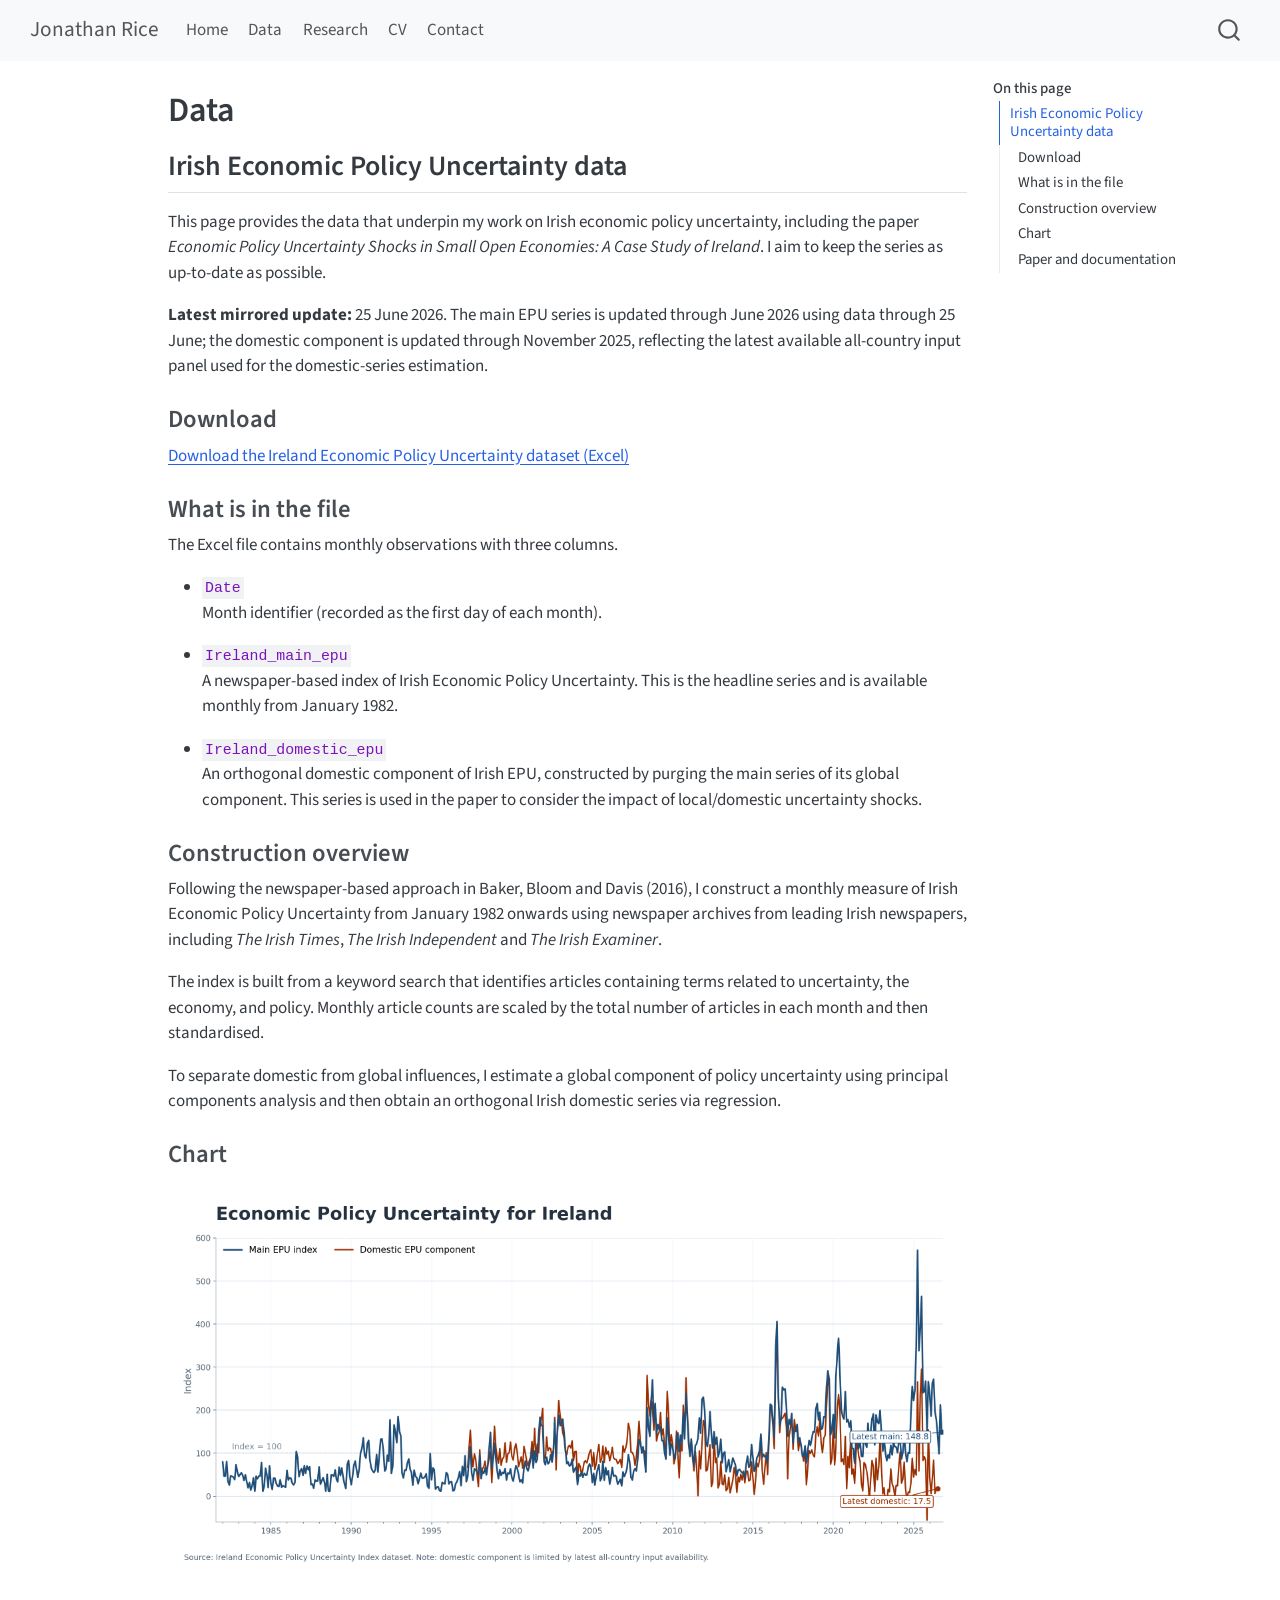
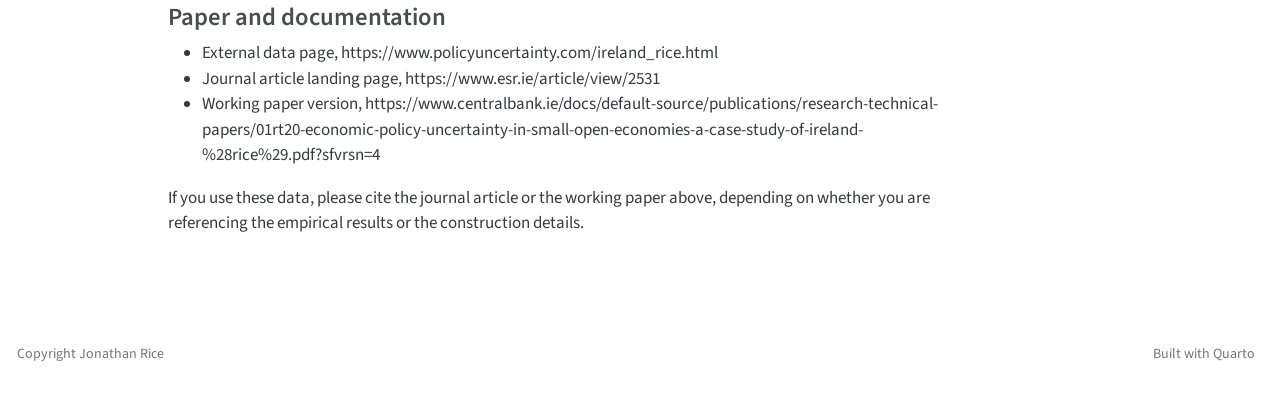
<file: docs/data_old.html>
<!DOCTYPE html>
<html xmlns="http://www.w3.org/1999/xhtml" lang="en" xml:lang="en"><head>

<meta charset="utf-8">
<meta name="generator" content="quarto-1.8.26">

<meta name="viewport" content="width=device-width, initial-scale=1.0, user-scalable=yes">


<title>Data – Jonathan Rice</title>
<style>
code{white-space: pre-wrap;}
span.smallcaps{font-variant: small-caps;}
div.columns{display: flex; gap: min(4vw, 1.5em);}
div.column{flex: auto; overflow-x: auto;}
div.hanging-indent{margin-left: 1.5em; text-indent: -1.5em;}
ul.task-list{list-style: none;}
ul.task-list li input[type="checkbox"] {
  width: 0.8em;
  margin: 0 0.8em 0.2em -1em; /* quarto-specific, see https://github.com/quarto-dev/quarto-cli/issues/4556 */ 
  vertical-align: middle;
}
</style>


<script src="site_libs/quarto-nav/quarto-nav.js"></script>
<script src="site_libs/quarto-nav/headroom.min.js"></script>
<script src="site_libs/clipboard/clipboard.min.js"></script>
<script src="site_libs/quarto-search/autocomplete.umd.js"></script>
<script src="site_libs/quarto-search/fuse.min.js"></script>
<script src="site_libs/quarto-search/quarto-search.js"></script>
<meta name="quarto:offset" content="./">
<script src="site_libs/quarto-html/quarto.js" type="module"></script>
<script src="site_libs/quarto-html/tabsets/tabsets.js" type="module"></script>
<script src="site_libs/quarto-html/axe/axe-check.js" type="module"></script>
<script src="site_libs/quarto-html/popper.min.js"></script>
<script src="site_libs/quarto-html/tippy.umd.min.js"></script>
<script src="site_libs/quarto-html/anchor.min.js"></script>
<link href="site_libs/quarto-html/tippy.css" rel="stylesheet">
<link href="site_libs/quarto-html/quarto-syntax-highlighting-587c61ba64f3a5504c4d52d930310e48.css" rel="stylesheet" id="quarto-text-highlighting-styles">
<script src="site_libs/bootstrap/bootstrap.min.js"></script>
<link href="site_libs/bootstrap/bootstrap-icons.css" rel="stylesheet">
<link href="site_libs/bootstrap/bootstrap-e31584831b205ffbb2d98406f31c2a5b.min.css" rel="stylesheet" append-hash="true" id="quarto-bootstrap" data-mode="light">
<script id="quarto-search-options" type="application/json">{
  "location": "navbar",
  "copy-button": false,
  "collapse-after": 3,
  "panel-placement": "end",
  "type": "overlay",
  "limit": 50,
  "keyboard-shortcut": [
    "f",
    "/",
    "s"
  ],
  "show-item-context": false,
  "language": {
    "search-no-results-text": "No results",
    "search-matching-documents-text": "matching documents",
    "search-copy-link-title": "Copy link to search",
    "search-hide-matches-text": "Hide additional matches",
    "search-more-match-text": "more match in this document",
    "search-more-matches-text": "more matches in this document",
    "search-clear-button-title": "Clear",
    "search-text-placeholder": "",
    "search-detached-cancel-button-title": "Cancel",
    "search-submit-button-title": "Submit",
    "search-label": "Search"
  }
}</script>
<style>html{ scroll-behavior: smooth; }</style>


<link rel="stylesheet" href="styles.css">
</head>

<body class="nav-fixed quarto-light">

<div id="quarto-search-results"></div>
  <header id="quarto-header" class="headroom fixed-top">
    <nav class="navbar navbar-expand-lg " data-bs-theme="dark">
      <div class="navbar-container container-fluid">
      <div class="navbar-brand-container mx-auto">
    <a class="navbar-brand" href="./index.html">
    <span class="navbar-title">Jonathan Rice</span>
    </a>
  </div>
            <div id="quarto-search" class="" title="Search"></div>
          <button class="navbar-toggler" type="button" data-bs-toggle="collapse" data-bs-target="#navbarCollapse" aria-controls="navbarCollapse" role="menu" aria-expanded="false" aria-label="Toggle navigation" onclick="if (window.quartoToggleHeadroom) { window.quartoToggleHeadroom(); }">
  <span class="navbar-toggler-icon"></span>
</button>
          <div class="collapse navbar-collapse" id="navbarCollapse">
            <ul class="navbar-nav navbar-nav-scroll me-auto">
  <li class="nav-item">
    <a class="nav-link" href="./index.html"> 
<span class="menu-text">Home</span></a>
  </li>  
  <li class="nav-item">
    <a class="nav-link" href="./data.html"> 
<span class="menu-text">Data</span></a>
  </li>  
  <li class="nav-item">
    <a class="nav-link" href="./research.html"> 
<span class="menu-text">Research</span></a>
  </li>  
  <li class="nav-item">
    <a class="nav-link" href="./cv.html"> 
<span class="menu-text">CV</span></a>
  </li>  
  <li class="nav-item">
    <a class="nav-link" href="./contact.html"> 
<span class="menu-text">Contact</span></a>
  </li>  
</ul>
          </div> <!-- /navcollapse -->
            <div class="quarto-navbar-tools">
</div>
      </div> <!-- /container-fluid -->
    </nav>
</header>
<!-- content -->
<div id="quarto-content" class="quarto-container page-columns page-rows-contents page-layout-article page-navbar">
<!-- sidebar -->
<!-- margin-sidebar -->
    <div id="quarto-margin-sidebar" class="sidebar margin-sidebar">
        <nav id="TOC" role="doc-toc" class="toc-active">
    <h2 id="toc-title">On this page</h2>
   
  <ul>
  <li><a href="#irish-economic-policy-uncertainty-data" id="toc-irish-economic-policy-uncertainty-data" class="nav-link active" data-scroll-target="#irish-economic-policy-uncertainty-data">Irish Economic Policy Uncertainty data</a>
  <ul class="collapse">
  <li><a href="#download" id="toc-download" class="nav-link" data-scroll-target="#download">Download</a></li>
  <li><a href="#what-is-in-the-file" id="toc-what-is-in-the-file" class="nav-link" data-scroll-target="#what-is-in-the-file">What is in the file</a></li>
  <li><a href="#construction-overview" id="toc-construction-overview" class="nav-link" data-scroll-target="#construction-overview">Construction overview</a></li>
  <li><a href="#chart" id="toc-chart" class="nav-link" data-scroll-target="#chart">Chart</a></li>
  <li><a href="#paper-and-documentation" id="toc-paper-and-documentation" class="nav-link" data-scroll-target="#paper-and-documentation">Paper and documentation</a></li>
  </ul></li>
  </ul>
</nav>
    </div>
<!-- main -->
<main class="content" id="quarto-document-content">

<header id="title-block-header" class="quarto-title-block default">
<div class="quarto-title">
<h1 class="title">Data</h1>
</div>



<div class="quarto-title-meta">

    
  
    
  </div>
  


</header>


<section id="irish-economic-policy-uncertainty-data" class="level2">
<h2 class="anchored" data-anchor-id="irish-economic-policy-uncertainty-data">Irish Economic Policy Uncertainty data</h2>
<p>This page provides the data that underpin my work on Irish economic policy uncertainty, including the paper <em>Economic Policy Uncertainty Shocks in Small Open Economies: A Case Study of Ireland</em>. I aim to keep the series as up-to-date as possible.</p>
<p><strong>Latest mirrored update:</strong> 25 June 2026. The main EPU series is updated through June 2026 using data through 25 June; the domestic component is updated through November 2025, reflecting the latest available all-country input panel used for the domestic-series estimation.</p>
<section id="download" class="level3">
<h3 class="anchored" data-anchor-id="download">Download</h3>
<p><a href="files/ireland-epu-index.xlsx">Download the Ireland Economic Policy Uncertainty dataset (Excel)</a></p>
</section>
<section id="what-is-in-the-file" class="level3">
<h3 class="anchored" data-anchor-id="what-is-in-the-file">What is in the file</h3>
<p>The Excel file contains monthly observations with three columns.</p>
<ul>
<li><p><code>Date</code><br>
Month identifier (recorded as the first day of each month).</p></li>
<li><p><code>Ireland_main_epu</code><br>
A newspaper-based index of Irish Economic Policy Uncertainty. This is the headline series and is available monthly from January 1982.</p></li>
<li><p><code>Ireland_domestic_epu</code><br>
An orthogonal domestic component of Irish EPU, constructed by purging the main series of its global component. This series is used in the paper to consider the impact of local/domestic uncertainty shocks.</p></li>
</ul>
</section>
<section id="construction-overview" class="level3">
<h3 class="anchored" data-anchor-id="construction-overview">Construction overview</h3>
<p>Following the newspaper-based approach in Baker, Bloom and Davis (2016), I construct a monthly measure of Irish Economic Policy Uncertainty from January 1982 onwards using newspaper archives from leading Irish newspapers, including <em>The Irish Times</em>, <em>The Irish Independent</em> and <em>The Irish Examiner</em>.</p>
<p>The index is built from a keyword search that identifies articles containing terms related to uncertainty, the economy, and policy. Monthly article counts are scaled by the total number of articles in each month and then standardised.</p>
<p>To separate domestic from global influences, I estimate a global component of policy uncertainty using principal components analysis and then obtain an orthogonal Irish domestic series via regression.</p>
</section>
<section id="chart" class="level3">
<h3 class="anchored" data-anchor-id="chart">Chart</h3>
<p><img src="images/epu_w_domestic.png" class="img-fluid" alt="Irish Economic Policy Uncertainty indices, main and domestic components"></p>
</section>
<section id="paper-and-documentation" class="level3">
<h3 class="anchored" data-anchor-id="paper-and-documentation">Paper and documentation</h3>
<ul>
<li>External data page, https://www.policyuncertainty.com/ireland_rice.html<br>
</li>
<li>Journal article landing page, https://www.esr.ie/article/view/2531<br>
</li>
<li>Working paper version, https://www.centralbank.ie/docs/default-source/publications/research-technical-papers/01rt20-economic-policy-uncertainty-in-small-open-economies-a-case-study-of-ireland-%28rice%29.pdf?sfvrsn=4</li>
</ul>
<p>If you use these data, please cite the journal article or the working paper above, depending on whether you are referencing the empirical results or the construction details.</p>


</section>
</section>

</main> <!-- /main -->
<script id="quarto-html-after-body" type="application/javascript">
  window.document.addEventListener("DOMContentLoaded", function (event) {
    const icon = "";
    const anchorJS = new window.AnchorJS();
    anchorJS.options = {
      placement: 'right',
      icon: icon
    };
    anchorJS.add('.anchored');
    const isCodeAnnotation = (el) => {
      for (const clz of el.classList) {
        if (clz.startsWith('code-annotation-')) {                     
          return true;
        }
      }
      return false;
    }
    const onCopySuccess = function(e) {
      // button target
      const button = e.trigger;
      // don't keep focus
      button.blur();
      // flash "checked"
      button.classList.add('code-copy-button-checked');
      var currentTitle = button.getAttribute("title");
      button.setAttribute("title", "Copied!");
      let tooltip;
      if (window.bootstrap) {
        button.setAttribute("data-bs-toggle", "tooltip");
        button.setAttribute("data-bs-placement", "left");
        button.setAttribute("data-bs-title", "Copied!");
        tooltip = new bootstrap.Tooltip(button, 
          { trigger: "manual", 
            customClass: "code-copy-button-tooltip",
            offset: [0, -8]});
        tooltip.show();    
      }
      setTimeout(function() {
        if (tooltip) {
          tooltip.hide();
          button.removeAttribute("data-bs-title");
          button.removeAttribute("data-bs-toggle");
          button.removeAttribute("data-bs-placement");
        }
        button.setAttribute("title", currentTitle);
        button.classList.remove('code-copy-button-checked');
      }, 1000);
      // clear code selection
      e.clearSelection();
    }
    const getTextToCopy = function(trigger) {
      const outerScaffold = trigger.parentElement.cloneNode(true);
      const codeEl = outerScaffold.querySelector('code');
      for (const childEl of codeEl.children) {
        if (isCodeAnnotation(childEl)) {
          childEl.remove();
        }
      }
      return codeEl.innerText;
    }
    const clipboard = new window.ClipboardJS('.code-copy-button:not([data-in-quarto-modal])', {
      text: getTextToCopy
    });
    clipboard.on('success', onCopySuccess);
    if (window.document.getElementById('quarto-embedded-source-code-modal')) {
      const clipboardModal = new window.ClipboardJS('.code-copy-button[data-in-quarto-modal]', {
        text: getTextToCopy,
        container: window.document.getElementById('quarto-embedded-source-code-modal')
      });
      clipboardModal.on('success', onCopySuccess);
    }
      var localhostRegex = new RegExp(/^(?:http|https):\/\/localhost\:?[0-9]*\//);
      var mailtoRegex = new RegExp(/^mailto:/);
        var filterRegex = new RegExp('/' + window.location.host + '/');
      var isInternal = (href) => {
          return filterRegex.test(href) || localhostRegex.test(href) || mailtoRegex.test(href);
      }
      // Inspect non-navigation links and adorn them if external
     var links = window.document.querySelectorAll('a[href]:not(.nav-link):not(.navbar-brand):not(.toc-action):not(.sidebar-link):not(.sidebar-item-toggle):not(.pagination-link):not(.no-external):not([aria-hidden]):not(.dropdown-item):not(.quarto-navigation-tool):not(.about-link)');
      for (var i=0; i<links.length; i++) {
        const link = links[i];
        if (!isInternal(link.href)) {
          // undo the damage that might have been done by quarto-nav.js in the case of
          // links that we want to consider external
          if (link.dataset.originalHref !== undefined) {
            link.href = link.dataset.originalHref;
          }
        }
      }
    function tippyHover(el, contentFn, onTriggerFn, onUntriggerFn) {
      const config = {
        allowHTML: true,
        maxWidth: 500,
        delay: 100,
        arrow: false,
        appendTo: function(el) {
            return el.parentElement;
        },
        interactive: true,
        interactiveBorder: 10,
        theme: 'quarto',
        placement: 'bottom-start',
      };
      if (contentFn) {
        config.content = contentFn;
      }
      if (onTriggerFn) {
        config.onTrigger = onTriggerFn;
      }
      if (onUntriggerFn) {
        config.onUntrigger = onUntriggerFn;
      }
      window.tippy(el, config); 
    }
    const noterefs = window.document.querySelectorAll('a[role="doc-noteref"]');
    for (var i=0; i<noterefs.length; i++) {
      const ref = noterefs[i];
      tippyHover(ref, function() {
        // use id or data attribute instead here
        let href = ref.getAttribute('data-footnote-href') || ref.getAttribute('href');
        try { href = new URL(href).hash; } catch {}
        const id = href.replace(/^#\/?/, "");
        const note = window.document.getElementById(id);
        if (note) {
          return note.innerHTML;
        } else {
          return "";
        }
      });
    }
    const xrefs = window.document.querySelectorAll('a.quarto-xref');
    const processXRef = (id, note) => {
      // Strip column container classes
      const stripColumnClz = (el) => {
        el.classList.remove("page-full", "page-columns");
        if (el.children) {
          for (const child of el.children) {
            stripColumnClz(child);
          }
        }
      }
      stripColumnClz(note)
      if (id === null || id.startsWith('sec-')) {
        // Special case sections, only their first couple elements
        const container = document.createElement("div");
        if (note.children && note.children.length > 2) {
          container.appendChild(note.children[0].cloneNode(true));
          for (let i = 1; i < note.children.length; i++) {
            const child = note.children[i];
            if (child.tagName === "P" && child.innerText === "") {
              continue;
            } else {
              container.appendChild(child.cloneNode(true));
              break;
            }
          }
          if (window.Quarto?.typesetMath) {
            window.Quarto.typesetMath(container);
          }
          return container.innerHTML
        } else {
          if (window.Quarto?.typesetMath) {
            window.Quarto.typesetMath(note);
          }
          return note.innerHTML;
        }
      } else {
        // Remove any anchor links if they are present
        const anchorLink = note.querySelector('a.anchorjs-link');
        if (anchorLink) {
          anchorLink.remove();
        }
        if (window.Quarto?.typesetMath) {
          window.Quarto.typesetMath(note);
        }
        if (note.classList.contains("callout")) {
          return note.outerHTML;
        } else {
          return note.innerHTML;
        }
      }
    }
    for (var i=0; i<xrefs.length; i++) {
      const xref = xrefs[i];
      tippyHover(xref, undefined, function(instance) {
        instance.disable();
        let url = xref.getAttribute('href');
        let hash = undefined; 
        if (url.startsWith('#')) {
          hash = url;
        } else {
          try { hash = new URL(url).hash; } catch {}
        }
        if (hash) {
          const id = hash.replace(/^#\/?/, "");
          const note = window.document.getElementById(id);
          if (note !== null) {
            try {
              const html = processXRef(id, note.cloneNode(true));
              instance.setContent(html);
            } finally {
              instance.enable();
              instance.show();
            }
          } else {
            // See if we can fetch this
            fetch(url.split('#')[0])
            .then(res => res.text())
            .then(html => {
              const parser = new DOMParser();
              const htmlDoc = parser.parseFromString(html, "text/html");
              const note = htmlDoc.getElementById(id);
              if (note !== null) {
                const html = processXRef(id, note);
                instance.setContent(html);
              } 
            }).finally(() => {
              instance.enable();
              instance.show();
            });
          }
        } else {
          // See if we can fetch a full url (with no hash to target)
          // This is a special case and we should probably do some content thinning / targeting
          fetch(url)
          .then(res => res.text())
          .then(html => {
            const parser = new DOMParser();
            const htmlDoc = parser.parseFromString(html, "text/html");
            const note = htmlDoc.querySelector('main.content');
            if (note !== null) {
              // This should only happen for chapter cross references
              // (since there is no id in the URL)
              // remove the first header
              if (note.children.length > 0 && note.children[0].tagName === "HEADER") {
                note.children[0].remove();
              }
              const html = processXRef(null, note);
              instance.setContent(html);
            } 
          }).finally(() => {
            instance.enable();
            instance.show();
          });
        }
      }, function(instance) {
      });
    }
        let selectedAnnoteEl;
        const selectorForAnnotation = ( cell, annotation) => {
          let cellAttr = 'data-code-cell="' + cell + '"';
          let lineAttr = 'data-code-annotation="' +  annotation + '"';
          const selector = 'span[' + cellAttr + '][' + lineAttr + ']';
          return selector;
        }
        const selectCodeLines = (annoteEl) => {
          const doc = window.document;
          const targetCell = annoteEl.getAttribute("data-target-cell");
          const targetAnnotation = annoteEl.getAttribute("data-target-annotation");
          const annoteSpan = window.document.querySelector(selectorForAnnotation(targetCell, targetAnnotation));
          const lines = annoteSpan.getAttribute("data-code-lines").split(",");
          const lineIds = lines.map((line) => {
            return targetCell + "-" + line;
          })
          let top = null;
          let height = null;
          let parent = null;
          if (lineIds.length > 0) {
              //compute the position of the single el (top and bottom and make a div)
              const el = window.document.getElementById(lineIds[0]);
              top = el.offsetTop;
              height = el.offsetHeight;
              parent = el.parentElement.parentElement;
            if (lineIds.length > 1) {
              const lastEl = window.document.getElementById(lineIds[lineIds.length - 1]);
              const bottom = lastEl.offsetTop + lastEl.offsetHeight;
              height = bottom - top;
            }
            if (top !== null && height !== null && parent !== null) {
              // cook up a div (if necessary) and position it 
              let div = window.document.getElementById("code-annotation-line-highlight");
              if (div === null) {
                div = window.document.createElement("div");
                div.setAttribute("id", "code-annotation-line-highlight");
                div.style.position = 'absolute';
                parent.appendChild(div);
              }
              div.style.top = top - 2 + "px";
              div.style.height = height + 4 + "px";
              div.style.left = 0;
              let gutterDiv = window.document.getElementById("code-annotation-line-highlight-gutter");
              if (gutterDiv === null) {
                gutterDiv = window.document.createElement("div");
                gutterDiv.setAttribute("id", "code-annotation-line-highlight-gutter");
                gutterDiv.style.position = 'absolute';
                const codeCell = window.document.getElementById(targetCell);
                const gutter = codeCell.querySelector('.code-annotation-gutter');
                gutter.appendChild(gutterDiv);
              }
              gutterDiv.style.top = top - 2 + "px";
              gutterDiv.style.height = height + 4 + "px";
            }
            selectedAnnoteEl = annoteEl;
          }
        };
        const unselectCodeLines = () => {
          const elementsIds = ["code-annotation-line-highlight", "code-annotation-line-highlight-gutter"];
          elementsIds.forEach((elId) => {
            const div = window.document.getElementById(elId);
            if (div) {
              div.remove();
            }
          });
          selectedAnnoteEl = undefined;
        };
          // Handle positioning of the toggle
      window.addEventListener(
        "resize",
        throttle(() => {
          elRect = undefined;
          if (selectedAnnoteEl) {
            selectCodeLines(selectedAnnoteEl);
          }
        }, 10)
      );
      function throttle(fn, ms) {
      let throttle = false;
      let timer;
        return (...args) => {
          if(!throttle) { // first call gets through
              fn.apply(this, args);
              throttle = true;
          } else { // all the others get throttled
              if(timer) clearTimeout(timer); // cancel #2
              timer = setTimeout(() => {
                fn.apply(this, args);
                timer = throttle = false;
              }, ms);
          }
        };
      }
        // Attach click handler to the DT
        const annoteDls = window.document.querySelectorAll('dt[data-target-cell]');
        for (const annoteDlNode of annoteDls) {
          annoteDlNode.addEventListener('click', (event) => {
            const clickedEl = event.target;
            if (clickedEl !== selectedAnnoteEl) {
              unselectCodeLines();
              const activeEl = window.document.querySelector('dt[data-target-cell].code-annotation-active');
              if (activeEl) {
                activeEl.classList.remove('code-annotation-active');
              }
              selectCodeLines(clickedEl);
              clickedEl.classList.add('code-annotation-active');
            } else {
              // Unselect the line
              unselectCodeLines();
              clickedEl.classList.remove('code-annotation-active');
            }
          });
        }
    const findCites = (el) => {
      const parentEl = el.parentElement;
      if (parentEl) {
        const cites = parentEl.dataset.cites;
        if (cites) {
          return {
            el,
            cites: cites.split(' ')
          };
        } else {
          return findCites(el.parentElement)
        }
      } else {
        return undefined;
      }
    };
    var bibliorefs = window.document.querySelectorAll('a[role="doc-biblioref"]');
    for (var i=0; i<bibliorefs.length; i++) {
      const ref = bibliorefs[i];
      const citeInfo = findCites(ref);
      if (citeInfo) {
        tippyHover(citeInfo.el, function() {
          var popup = window.document.createElement('div');
          citeInfo.cites.forEach(function(cite) {
            var citeDiv = window.document.createElement('div');
            citeDiv.classList.add('hanging-indent');
            citeDiv.classList.add('csl-entry');
            var biblioDiv = window.document.getElementById('ref-' + cite);
            if (biblioDiv) {
              citeDiv.innerHTML = biblioDiv.innerHTML;
            }
            popup.appendChild(citeDiv);
          });
          return popup.innerHTML;
        });
      }
    }
  });
  </script>
</div> <!-- /content -->
<footer class="footer">
  <div class="nav-footer">
    <div class="nav-footer-left">
<p>Copyright Jonathan Rice</p>
</div>   
    <div class="nav-footer-center">
      &nbsp;
    </div>
    <div class="nav-footer-right">
      <ul class="footer-items list-unstyled">
    <li class="nav-item">
    <a class="nav-link" href="https://quarto.org">
<p>Built with Quarto</p>
</a>
  </li>  
</ul>
    </div>
  </div>
</footer>




<script src="site_libs/quarto-html/zenscroll-min.js"></script>
</body></html>
</file>
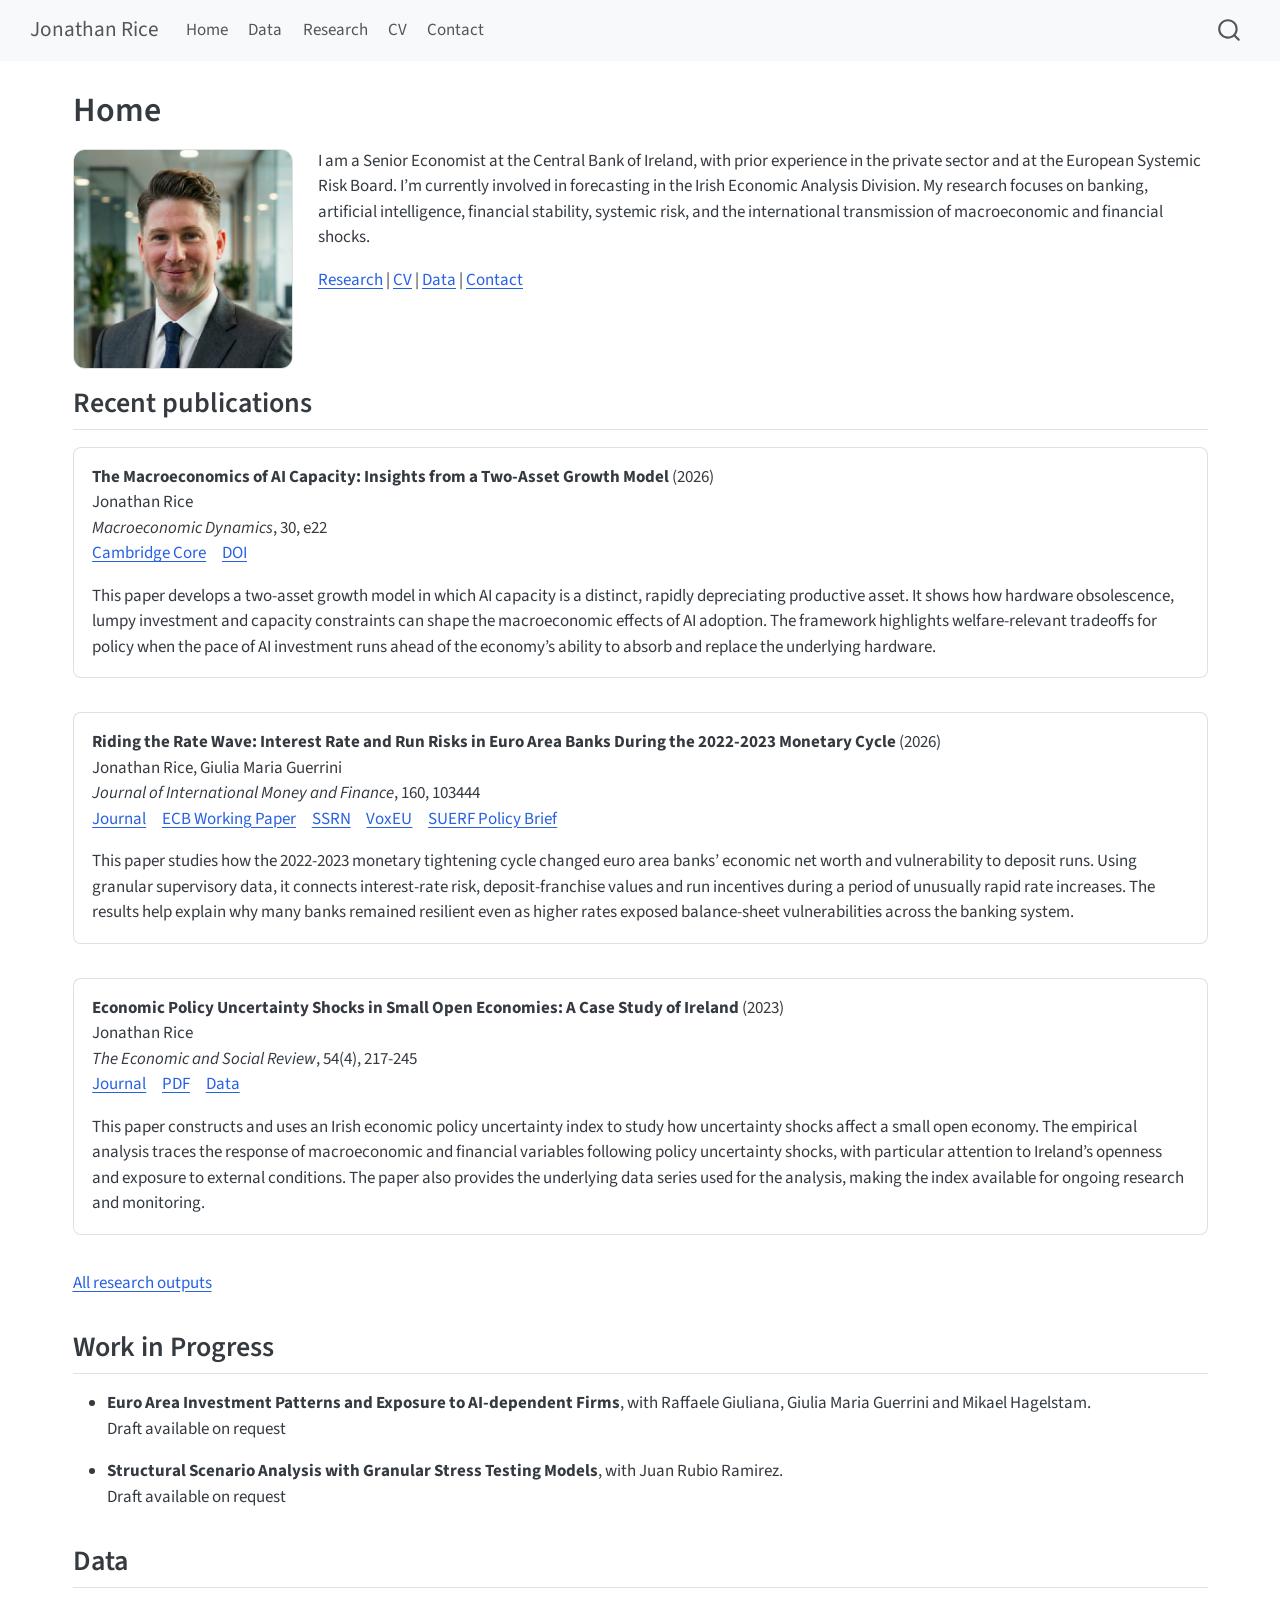
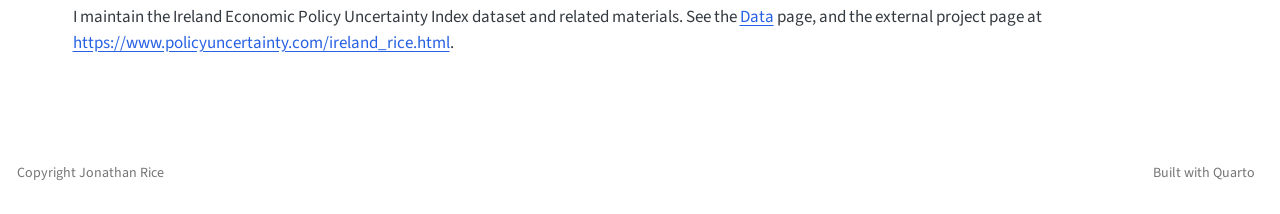
<file: docs/index_old.html>
<!DOCTYPE html>
<html xmlns="http://www.w3.org/1999/xhtml" lang="en" xml:lang="en"><head>

<meta charset="utf-8">
<meta name="generator" content="quarto-1.8.26">

<meta name="viewport" content="width=device-width, initial-scale=1.0, user-scalable=yes">


<title>Home – Jonathan Rice</title>
<style>
code{white-space: pre-wrap;}
span.smallcaps{font-variant: small-caps;}
div.columns{display: flex; gap: min(4vw, 1.5em);}
div.column{flex: auto; overflow-x: auto;}
div.hanging-indent{margin-left: 1.5em; text-indent: -1.5em;}
ul.task-list{list-style: none;}
ul.task-list li input[type="checkbox"] {
  width: 0.8em;
  margin: 0 0.8em 0.2em -1em; /* quarto-specific, see https://github.com/quarto-dev/quarto-cli/issues/4556 */ 
  vertical-align: middle;
}
</style>


<script src="site_libs/quarto-nav/quarto-nav.js"></script>
<script src="site_libs/quarto-nav/headroom.min.js"></script>
<script src="site_libs/clipboard/clipboard.min.js"></script>
<script src="site_libs/quarto-search/autocomplete.umd.js"></script>
<script src="site_libs/quarto-search/fuse.min.js"></script>
<script src="site_libs/quarto-search/quarto-search.js"></script>
<meta name="quarto:offset" content="./">
<script src="site_libs/quarto-html/quarto.js" type="module"></script>
<script src="site_libs/quarto-html/tabsets/tabsets.js" type="module"></script>
<script src="site_libs/quarto-html/axe/axe-check.js" type="module"></script>
<script src="site_libs/quarto-html/popper.min.js"></script>
<script src="site_libs/quarto-html/tippy.umd.min.js"></script>
<script src="site_libs/quarto-html/anchor.min.js"></script>
<link href="site_libs/quarto-html/tippy.css" rel="stylesheet">
<link href="site_libs/quarto-html/quarto-syntax-highlighting-587c61ba64f3a5504c4d52d930310e48.css" rel="stylesheet" id="quarto-text-highlighting-styles">
<script src="site_libs/bootstrap/bootstrap.min.js"></script>
<link href="site_libs/bootstrap/bootstrap-icons.css" rel="stylesheet">
<link href="site_libs/bootstrap/bootstrap-e31584831b205ffbb2d98406f31c2a5b.min.css" rel="stylesheet" append-hash="true" id="quarto-bootstrap" data-mode="light">
<script id="quarto-search-options" type="application/json">{
  "location": "navbar",
  "copy-button": false,
  "collapse-after": 3,
  "panel-placement": "end",
  "type": "overlay",
  "limit": 50,
  "keyboard-shortcut": [
    "f",
    "/",
    "s"
  ],
  "show-item-context": false,
  "language": {
    "search-no-results-text": "No results",
    "search-matching-documents-text": "matching documents",
    "search-copy-link-title": "Copy link to search",
    "search-hide-matches-text": "Hide additional matches",
    "search-more-match-text": "more match in this document",
    "search-more-matches-text": "more matches in this document",
    "search-clear-button-title": "Clear",
    "search-text-placeholder": "",
    "search-detached-cancel-button-title": "Cancel",
    "search-submit-button-title": "Submit",
    "search-label": "Search"
  }
}</script>
<style>html{ scroll-behavior: smooth; }</style>


<link rel="stylesheet" href="styles.css">
</head>

<body class="nav-fixed quarto-light">

<div id="quarto-search-results"></div>
  <header id="quarto-header" class="headroom fixed-top">
    <nav class="navbar navbar-expand-lg " data-bs-theme="dark">
      <div class="navbar-container container-fluid">
      <div class="navbar-brand-container mx-auto">
    <a class="navbar-brand" href="./index.html">
    <span class="navbar-title">Jonathan Rice</span>
    </a>
  </div>
            <div id="quarto-search" class="" title="Search"></div>
          <button class="navbar-toggler" type="button" data-bs-toggle="collapse" data-bs-target="#navbarCollapse" aria-controls="navbarCollapse" role="menu" aria-expanded="false" aria-label="Toggle navigation" onclick="if (window.quartoToggleHeadroom) { window.quartoToggleHeadroom(); }">
  <span class="navbar-toggler-icon"></span>
</button>
          <div class="collapse navbar-collapse" id="navbarCollapse">
            <ul class="navbar-nav navbar-nav-scroll me-auto">
  <li class="nav-item">
    <a class="nav-link" href="./index.html"> 
<span class="menu-text">Home</span></a>
  </li>  
  <li class="nav-item">
    <a class="nav-link" href="./data.html"> 
<span class="menu-text">Data</span></a>
  </li>  
  <li class="nav-item">
    <a class="nav-link" href="./research.html"> 
<span class="menu-text">Research</span></a>
  </li>  
  <li class="nav-item">
    <a class="nav-link" href="./cv.html"> 
<span class="menu-text">CV</span></a>
  </li>  
  <li class="nav-item">
    <a class="nav-link" href="./contact.html"> 
<span class="menu-text">Contact</span></a>
  </li>  
</ul>
          </div> <!-- /navcollapse -->
            <div class="quarto-navbar-tools">
</div>
      </div> <!-- /container-fluid -->
    </nav>
</header>
<!-- content -->
<div id="quarto-content" class="quarto-container page-columns page-rows-contents page-layout-full page-navbar">
<!-- sidebar -->
<!-- margin-sidebar -->
    
<!-- main -->
<main class="content column-page" id="quarto-document-content">

<header id="title-block-header" class="quarto-title-block default">
<div class="quarto-title">
<h1 class="title">Home</h1>
</div>



<div class="quarto-title-meta column-page">

    
  
    
  </div>
  


</header>


<div class="home-grid">
<div>
<p><img src="images/headshot-placeholder.png" class="headshot img-fluid"></p>
</div>
<div>
<p>I am a Senior Economist at the Central Bank of Ireland, with prior experience in the private sector and at the European Systemic Risk Board. I’m currently involved in forecasting in the Irish Economic Analysis Division. My research focuses on banking, artificial intelligence, financial stability, systemic risk, and the international transmission of macroeconomic and financial shocks.</p>
<p><a href="./research.html">Research</a> | <a href="./cv.html">CV</a> | <a href="./data.html">Data</a> | <a href="./contact.html">Contact</a></p>
</div>
</div>
<section id="recent-publications" class="level2">
<h2 class="anchored" data-anchor-id="recent-publications">Recent publications</h2>
<div class="featured-list">
<div class="pub-item">
<p><strong>The Macroeconomics of AI Capacity: Insights from a Two-Asset Growth Model</strong> (2026)<br>
Jonathan Rice<br>
<em>Macroeconomic Dynamics</em>, 30, e22<br>
<span class="pub-links"> <a href="https://www.cambridge.org/core/journals/macroeconomic-dynamics/article/abs/macroeconomics-of-ai-capacity-insights-from-a-twoasset-growth-model/BA6A3F533F88E96FD0E7E09B1B0CA049">Cambridge Core</a> <a href="https://doi.org/10.1017/S1365100526100911">DOI</a> </span></p>
<p>This paper develops a two-asset growth model in which AI capacity is a distinct, rapidly depreciating productive asset. It shows how hardware obsolescence, lumpy investment and capacity constraints can shape the macroeconomic effects of AI adoption. The framework highlights welfare-relevant tradeoffs for policy when the pace of AI investment runs ahead of the economy’s ability to absorb and replace the underlying hardware.</p>
</div>
<div class="pub-item">
<p><strong>Riding the Rate Wave: Interest Rate and Run Risks in Euro Area Banks During the 2022-2023 Monetary Cycle</strong> (2026)<br>
Jonathan Rice, Giulia Maria Guerrini<br>
<em>Journal of International Money and Finance</em>, 160, 103444<br>
<span class="pub-links"> <a href="https://www.sciencedirect.com/science/article/abs/pii/S0261560625001792">Journal</a> <a href="https://www.ecb.europa.eu/pub/pdf/scpwps/ecb.wp3090~4852851923.en.pdf">ECB Working Paper</a> <a href="https://papers.ssrn.com/sol3/papers.cfm?abstract_id=5383748">SSRN</a> <a href="https://cepr.org/voxeu/columns/interest-rate-and-deposit-run-risk-new-evidence-euro-area-banks-2022-2023-tightening">VoxEU</a> <a href="https://www.suerf.org/wp-content/uploads/2025/09/SUERF-Policy-Brief-1263-_Rice_Guerrini.pdf">SUERF Policy Brief</a> </span></p>
<p>This paper studies how the 2022-2023 monetary tightening cycle changed euro area banks’ economic net worth and vulnerability to deposit runs. Using granular supervisory data, it connects interest-rate risk, deposit-franchise values and run incentives during a period of unusually rapid rate increases. The results help explain why many banks remained resilient even as higher rates exposed balance-sheet vulnerabilities across the banking system.</p>
</div>
<div class="pub-item">
<p><strong>Economic Policy Uncertainty Shocks in Small Open Economies: A Case Study of Ireland</strong> (2023)<br>
Jonathan Rice<br>
<em>The Economic and Social Review</em>, 54(4), 217-245<br>
<span class="pub-links"> <a href="https://www.esr.ie/article/view/2531">Journal</a> <a href="https://www.esr.ie/article/view/2531/771">PDF</a> <a href="./data.html">Data</a> </span></p>
<p>This paper constructs and uses an Irish economic policy uncertainty index to study how uncertainty shocks affect a small open economy. The empirical analysis traces the response of macroeconomic and financial variables following policy uncertainty shocks, with particular attention to Ireland’s openness and exposure to external conditions. The paper also provides the underlying data series used for the analysis, making the index available for ongoing research and monitoring.</p>
</div>
</div>
<p><a href="./research.html">All research outputs</a></p>
</section>
<section id="work-in-progress" class="level2">
<h2 class="anchored" data-anchor-id="work-in-progress">Work in Progress</h2>
<ul>
<li><p><strong>Euro Area Investment Patterns and Exposure to AI-dependent Firms</strong>, with Raffaele Giuliana, Giulia Maria Guerrini and Mikael Hagelstam.<br>
<span class="pub-links">Draft available on request</span></p></li>
<li><p><strong>Structural Scenario Analysis with Granular Stress Testing Models</strong>, with Juan Rubio Ramirez.<br>
<span class="pub-links">Draft available on request</span></p></li>
</ul>
</section>
<section id="data" class="level2">
<h2 class="anchored" data-anchor-id="data">Data</h2>
<p>I maintain the Ireland Economic Policy Uncertainty Index dataset and related materials. See the <a href="./data.html">Data</a> page, and the external project page at <a href="https://www.policyuncertainty.com/ireland_rice.html" class="uri">https://www.policyuncertainty.com/ireland_rice.html</a>.</p>


</section>

</main> <!-- /main -->
<script id="quarto-html-after-body" type="application/javascript">
  window.document.addEventListener("DOMContentLoaded", function (event) {
    const icon = "";
    const anchorJS = new window.AnchorJS();
    anchorJS.options = {
      placement: 'right',
      icon: icon
    };
    anchorJS.add('.anchored');
    const isCodeAnnotation = (el) => {
      for (const clz of el.classList) {
        if (clz.startsWith('code-annotation-')) {                     
          return true;
        }
      }
      return false;
    }
    const onCopySuccess = function(e) {
      // button target
      const button = e.trigger;
      // don't keep focus
      button.blur();
      // flash "checked"
      button.classList.add('code-copy-button-checked');
      var currentTitle = button.getAttribute("title");
      button.setAttribute("title", "Copied!");
      let tooltip;
      if (window.bootstrap) {
        button.setAttribute("data-bs-toggle", "tooltip");
        button.setAttribute("data-bs-placement", "left");
        button.setAttribute("data-bs-title", "Copied!");
        tooltip = new bootstrap.Tooltip(button, 
          { trigger: "manual", 
            customClass: "code-copy-button-tooltip",
            offset: [0, -8]});
        tooltip.show();    
      }
      setTimeout(function() {
        if (tooltip) {
          tooltip.hide();
          button.removeAttribute("data-bs-title");
          button.removeAttribute("data-bs-toggle");
          button.removeAttribute("data-bs-placement");
        }
        button.setAttribute("title", currentTitle);
        button.classList.remove('code-copy-button-checked');
      }, 1000);
      // clear code selection
      e.clearSelection();
    }
    const getTextToCopy = function(trigger) {
      const outerScaffold = trigger.parentElement.cloneNode(true);
      const codeEl = outerScaffold.querySelector('code');
      for (const childEl of codeEl.children) {
        if (isCodeAnnotation(childEl)) {
          childEl.remove();
        }
      }
      return codeEl.innerText;
    }
    const clipboard = new window.ClipboardJS('.code-copy-button:not([data-in-quarto-modal])', {
      text: getTextToCopy
    });
    clipboard.on('success', onCopySuccess);
    if (window.document.getElementById('quarto-embedded-source-code-modal')) {
      const clipboardModal = new window.ClipboardJS('.code-copy-button[data-in-quarto-modal]', {
        text: getTextToCopy,
        container: window.document.getElementById('quarto-embedded-source-code-modal')
      });
      clipboardModal.on('success', onCopySuccess);
    }
      var localhostRegex = new RegExp(/^(?:http|https):\/\/localhost\:?[0-9]*\//);
      var mailtoRegex = new RegExp(/^mailto:/);
        var filterRegex = new RegExp('/' + window.location.host + '/');
      var isInternal = (href) => {
          return filterRegex.test(href) || localhostRegex.test(href) || mailtoRegex.test(href);
      }
      // Inspect non-navigation links and adorn them if external
     var links = window.document.querySelectorAll('a[href]:not(.nav-link):not(.navbar-brand):not(.toc-action):not(.sidebar-link):not(.sidebar-item-toggle):not(.pagination-link):not(.no-external):not([aria-hidden]):not(.dropdown-item):not(.quarto-navigation-tool):not(.about-link)');
      for (var i=0; i<links.length; i++) {
        const link = links[i];
        if (!isInternal(link.href)) {
          // undo the damage that might have been done by quarto-nav.js in the case of
          // links that we want to consider external
          if (link.dataset.originalHref !== undefined) {
            link.href = link.dataset.originalHref;
          }
        }
      }
    function tippyHover(el, contentFn, onTriggerFn, onUntriggerFn) {
      const config = {
        allowHTML: true,
        maxWidth: 500,
        delay: 100,
        arrow: false,
        appendTo: function(el) {
            return el.parentElement;
        },
        interactive: true,
        interactiveBorder: 10,
        theme: 'quarto',
        placement: 'bottom-start',
      };
      if (contentFn) {
        config.content = contentFn;
      }
      if (onTriggerFn) {
        config.onTrigger = onTriggerFn;
      }
      if (onUntriggerFn) {
        config.onUntrigger = onUntriggerFn;
      }
      window.tippy(el, config); 
    }
    const noterefs = window.document.querySelectorAll('a[role="doc-noteref"]');
    for (var i=0; i<noterefs.length; i++) {
      const ref = noterefs[i];
      tippyHover(ref, function() {
        // use id or data attribute instead here
        let href = ref.getAttribute('data-footnote-href') || ref.getAttribute('href');
        try { href = new URL(href).hash; } catch {}
        const id = href.replace(/^#\/?/, "");
        const note = window.document.getElementById(id);
        if (note) {
          return note.innerHTML;
        } else {
          return "";
        }
      });
    }
    const xrefs = window.document.querySelectorAll('a.quarto-xref');
    const processXRef = (id, note) => {
      // Strip column container classes
      const stripColumnClz = (el) => {
        el.classList.remove("page-full", "page-columns");
        if (el.children) {
          for (const child of el.children) {
            stripColumnClz(child);
          }
        }
      }
      stripColumnClz(note)
      if (id === null || id.startsWith('sec-')) {
        // Special case sections, only their first couple elements
        const container = document.createElement("div");
        if (note.children && note.children.length > 2) {
          container.appendChild(note.children[0].cloneNode(true));
          for (let i = 1; i < note.children.length; i++) {
            const child = note.children[i];
            if (child.tagName === "P" && child.innerText === "") {
              continue;
            } else {
              container.appendChild(child.cloneNode(true));
              break;
            }
          }
          if (window.Quarto?.typesetMath) {
            window.Quarto.typesetMath(container);
          }
          return container.innerHTML
        } else {
          if (window.Quarto?.typesetMath) {
            window.Quarto.typesetMath(note);
          }
          return note.innerHTML;
        }
      } else {
        // Remove any anchor links if they are present
        const anchorLink = note.querySelector('a.anchorjs-link');
        if (anchorLink) {
          anchorLink.remove();
        }
        if (window.Quarto?.typesetMath) {
          window.Quarto.typesetMath(note);
        }
        if (note.classList.contains("callout")) {
          return note.outerHTML;
        } else {
          return note.innerHTML;
        }
      }
    }
    for (var i=0; i<xrefs.length; i++) {
      const xref = xrefs[i];
      tippyHover(xref, undefined, function(instance) {
        instance.disable();
        let url = xref.getAttribute('href');
        let hash = undefined; 
        if (url.startsWith('#')) {
          hash = url;
        } else {
          try { hash = new URL(url).hash; } catch {}
        }
        if (hash) {
          const id = hash.replace(/^#\/?/, "");
          const note = window.document.getElementById(id);
          if (note !== null) {
            try {
              const html = processXRef(id, note.cloneNode(true));
              instance.setContent(html);
            } finally {
              instance.enable();
              instance.show();
            }
          } else {
            // See if we can fetch this
            fetch(url.split('#')[0])
            .then(res => res.text())
            .then(html => {
              const parser = new DOMParser();
              const htmlDoc = parser.parseFromString(html, "text/html");
              const note = htmlDoc.getElementById(id);
              if (note !== null) {
                const html = processXRef(id, note);
                instance.setContent(html);
              } 
            }).finally(() => {
              instance.enable();
              instance.show();
            });
          }
        } else {
          // See if we can fetch a full url (with no hash to target)
          // This is a special case and we should probably do some content thinning / targeting
          fetch(url)
          .then(res => res.text())
          .then(html => {
            const parser = new DOMParser();
            const htmlDoc = parser.parseFromString(html, "text/html");
            const note = htmlDoc.querySelector('main.content');
            if (note !== null) {
              // This should only happen for chapter cross references
              // (since there is no id in the URL)
              // remove the first header
              if (note.children.length > 0 && note.children[0].tagName === "HEADER") {
                note.children[0].remove();
              }
              const html = processXRef(null, note);
              instance.setContent(html);
            } 
          }).finally(() => {
            instance.enable();
            instance.show();
          });
        }
      }, function(instance) {
      });
    }
        let selectedAnnoteEl;
        const selectorForAnnotation = ( cell, annotation) => {
          let cellAttr = 'data-code-cell="' + cell + '"';
          let lineAttr = 'data-code-annotation="' +  annotation + '"';
          const selector = 'span[' + cellAttr + '][' + lineAttr + ']';
          return selector;
        }
        const selectCodeLines = (annoteEl) => {
          const doc = window.document;
          const targetCell = annoteEl.getAttribute("data-target-cell");
          const targetAnnotation = annoteEl.getAttribute("data-target-annotation");
          const annoteSpan = window.document.querySelector(selectorForAnnotation(targetCell, targetAnnotation));
          const lines = annoteSpan.getAttribute("data-code-lines").split(",");
          const lineIds = lines.map((line) => {
            return targetCell + "-" + line;
          })
          let top = null;
          let height = null;
          let parent = null;
          if (lineIds.length > 0) {
              //compute the position of the single el (top and bottom and make a div)
              const el = window.document.getElementById(lineIds[0]);
              top = el.offsetTop;
              height = el.offsetHeight;
              parent = el.parentElement.parentElement;
            if (lineIds.length > 1) {
              const lastEl = window.document.getElementById(lineIds[lineIds.length - 1]);
              const bottom = lastEl.offsetTop + lastEl.offsetHeight;
              height = bottom - top;
            }
            if (top !== null && height !== null && parent !== null) {
              // cook up a div (if necessary) and position it 
              let div = window.document.getElementById("code-annotation-line-highlight");
              if (div === null) {
                div = window.document.createElement("div");
                div.setAttribute("id", "code-annotation-line-highlight");
                div.style.position = 'absolute';
                parent.appendChild(div);
              }
              div.style.top = top - 2 + "px";
              div.style.height = height + 4 + "px";
              div.style.left = 0;
              let gutterDiv = window.document.getElementById("code-annotation-line-highlight-gutter");
              if (gutterDiv === null) {
                gutterDiv = window.document.createElement("div");
                gutterDiv.setAttribute("id", "code-annotation-line-highlight-gutter");
                gutterDiv.style.position = 'absolute';
                const codeCell = window.document.getElementById(targetCell);
                const gutter = codeCell.querySelector('.code-annotation-gutter');
                gutter.appendChild(gutterDiv);
              }
              gutterDiv.style.top = top - 2 + "px";
              gutterDiv.style.height = height + 4 + "px";
            }
            selectedAnnoteEl = annoteEl;
          }
        };
        const unselectCodeLines = () => {
          const elementsIds = ["code-annotation-line-highlight", "code-annotation-line-highlight-gutter"];
          elementsIds.forEach((elId) => {
            const div = window.document.getElementById(elId);
            if (div) {
              div.remove();
            }
          });
          selectedAnnoteEl = undefined;
        };
          // Handle positioning of the toggle
      window.addEventListener(
        "resize",
        throttle(() => {
          elRect = undefined;
          if (selectedAnnoteEl) {
            selectCodeLines(selectedAnnoteEl);
          }
        }, 10)
      );
      function throttle(fn, ms) {
      let throttle = false;
      let timer;
        return (...args) => {
          if(!throttle) { // first call gets through
              fn.apply(this, args);
              throttle = true;
          } else { // all the others get throttled
              if(timer) clearTimeout(timer); // cancel #2
              timer = setTimeout(() => {
                fn.apply(this, args);
                timer = throttle = false;
              }, ms);
          }
        };
      }
        // Attach click handler to the DT
        const annoteDls = window.document.querySelectorAll('dt[data-target-cell]');
        for (const annoteDlNode of annoteDls) {
          annoteDlNode.addEventListener('click', (event) => {
            const clickedEl = event.target;
            if (clickedEl !== selectedAnnoteEl) {
              unselectCodeLines();
              const activeEl = window.document.querySelector('dt[data-target-cell].code-annotation-active');
              if (activeEl) {
                activeEl.classList.remove('code-annotation-active');
              }
              selectCodeLines(clickedEl);
              clickedEl.classList.add('code-annotation-active');
            } else {
              // Unselect the line
              unselectCodeLines();
              clickedEl.classList.remove('code-annotation-active');
            }
          });
        }
    const findCites = (el) => {
      const parentEl = el.parentElement;
      if (parentEl) {
        const cites = parentEl.dataset.cites;
        if (cites) {
          return {
            el,
            cites: cites.split(' ')
          };
        } else {
          return findCites(el.parentElement)
        }
      } else {
        return undefined;
      }
    };
    var bibliorefs = window.document.querySelectorAll('a[role="doc-biblioref"]');
    for (var i=0; i<bibliorefs.length; i++) {
      const ref = bibliorefs[i];
      const citeInfo = findCites(ref);
      if (citeInfo) {
        tippyHover(citeInfo.el, function() {
          var popup = window.document.createElement('div');
          citeInfo.cites.forEach(function(cite) {
            var citeDiv = window.document.createElement('div');
            citeDiv.classList.add('hanging-indent');
            citeDiv.classList.add('csl-entry');
            var biblioDiv = window.document.getElementById('ref-' + cite);
            if (biblioDiv) {
              citeDiv.innerHTML = biblioDiv.innerHTML;
            }
            popup.appendChild(citeDiv);
          });
          return popup.innerHTML;
        });
      }
    }
  });
  </script>
</div> <!-- /content -->
<footer class="footer">
  <div class="nav-footer">
    <div class="nav-footer-left">
<p>Copyright Jonathan Rice</p>
</div>   
    <div class="nav-footer-center">
      &nbsp;
    </div>
    <div class="nav-footer-right">
      <ul class="footer-items list-unstyled">
    <li class="nav-item">
    <a class="nav-link" href="https://quarto.org">
<p>Built with Quarto</p>
</a>
  </li>  
</ul>
    </div>
  </div>
</footer>




<script src="site_libs/quarto-html/zenscroll-min.js"></script>
</body></html>
</file>
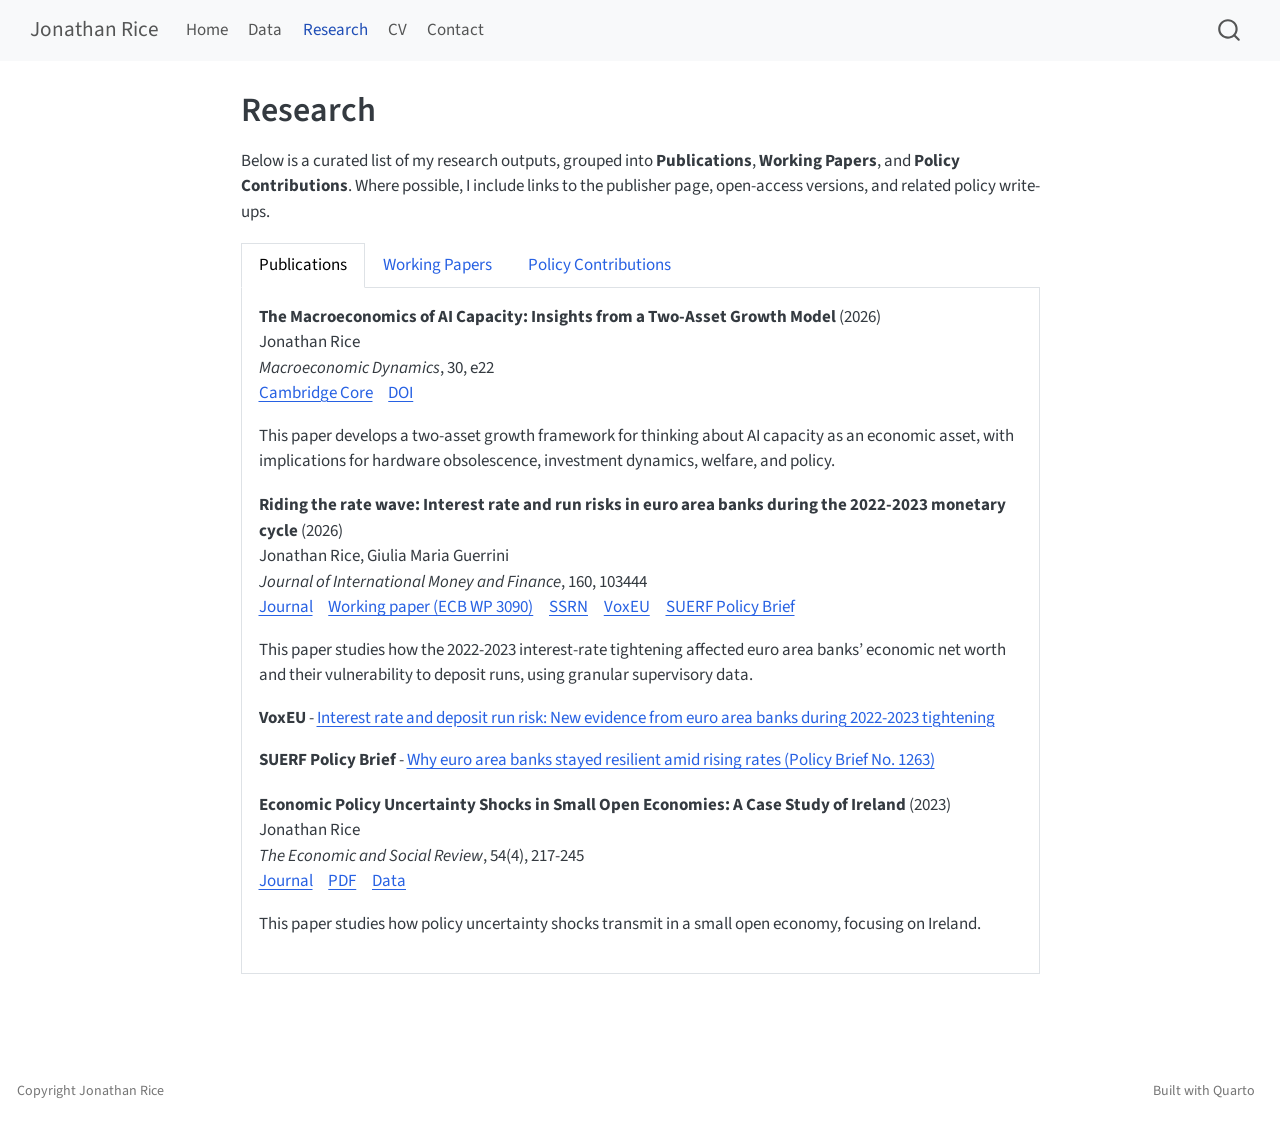
<file: docs/research.html>
<!DOCTYPE html>
<html xmlns="http://www.w3.org/1999/xhtml" lang="en" xml:lang="en"><head>

<meta charset="utf-8">
<meta name="generator" content="quarto-1.8.26">

<meta name="viewport" content="width=device-width, initial-scale=1.0, user-scalable=yes">


<title>Research – Jonathan Rice</title>
<style>
code{white-space: pre-wrap;}
span.smallcaps{font-variant: small-caps;}
div.columns{display: flex; gap: min(4vw, 1.5em);}
div.column{flex: auto; overflow-x: auto;}
div.hanging-indent{margin-left: 1.5em; text-indent: -1.5em;}
ul.task-list{list-style: none;}
ul.task-list li input[type="checkbox"] {
  width: 0.8em;
  margin: 0 0.8em 0.2em -1em; /* quarto-specific, see https://github.com/quarto-dev/quarto-cli/issues/4556 */ 
  vertical-align: middle;
}
</style>


<script src="site_libs/quarto-nav/quarto-nav.js"></script>
<script src="site_libs/quarto-nav/headroom.min.js"></script>
<script src="site_libs/clipboard/clipboard.min.js"></script>
<script src="site_libs/quarto-search/autocomplete.umd.js"></script>
<script src="site_libs/quarto-search/fuse.min.js"></script>
<script src="site_libs/quarto-search/quarto-search.js"></script>
<meta name="quarto:offset" content="./">
<script src="site_libs/quarto-html/quarto.js" type="module"></script>
<script src="site_libs/quarto-html/tabsets/tabsets.js" type="module"></script>
<script src="site_libs/quarto-html/axe/axe-check.js" type="module"></script>
<script src="site_libs/quarto-html/popper.min.js"></script>
<script src="site_libs/quarto-html/tippy.umd.min.js"></script>
<script src="site_libs/quarto-html/anchor.min.js"></script>
<link href="site_libs/quarto-html/tippy.css" rel="stylesheet">
<link href="site_libs/quarto-html/quarto-syntax-highlighting-587c61ba64f3a5504c4d52d930310e48.css" rel="stylesheet" id="quarto-text-highlighting-styles">
<script src="site_libs/bootstrap/bootstrap.min.js"></script>
<link href="site_libs/bootstrap/bootstrap-icons.css" rel="stylesheet">
<link href="site_libs/bootstrap/bootstrap-e31584831b205ffbb2d98406f31c2a5b.min.css" rel="stylesheet" append-hash="true" id="quarto-bootstrap" data-mode="light">
<script id="quarto-search-options" type="application/json">{
  "location": "navbar",
  "copy-button": false,
  "collapse-after": 3,
  "panel-placement": "end",
  "type": "overlay",
  "limit": 50,
  "keyboard-shortcut": [
    "f",
    "/",
    "s"
  ],
  "show-item-context": false,
  "language": {
    "search-no-results-text": "No results",
    "search-matching-documents-text": "matching documents",
    "search-copy-link-title": "Copy link to search",
    "search-hide-matches-text": "Hide additional matches",
    "search-more-match-text": "more match in this document",
    "search-more-matches-text": "more matches in this document",
    "search-clear-button-title": "Clear",
    "search-text-placeholder": "",
    "search-detached-cancel-button-title": "Cancel",
    "search-submit-button-title": "Submit",
    "search-label": "Search"
  }
}</script>
<style>html{ scroll-behavior: smooth; }</style>


<link rel="stylesheet" href="styles.css">
</head>

<body class="nav-fixed fullcontent quarto-light">

<div id="quarto-search-results"></div>
  <header id="quarto-header" class="headroom fixed-top">
    <nav class="navbar navbar-expand-lg " data-bs-theme="dark">
      <div class="navbar-container container-fluid">
      <div class="navbar-brand-container mx-auto">
    <a class="navbar-brand" href="./index.html">
    <span class="navbar-title">Jonathan Rice</span>
    </a>
  </div>
            <div id="quarto-search" class="" title="Search"></div>
          <button class="navbar-toggler" type="button" data-bs-toggle="collapse" data-bs-target="#navbarCollapse" aria-controls="navbarCollapse" role="menu" aria-expanded="false" aria-label="Toggle navigation" onclick="if (window.quartoToggleHeadroom) { window.quartoToggleHeadroom(); }">
  <span class="navbar-toggler-icon"></span>
</button>
          <div class="collapse navbar-collapse" id="navbarCollapse">
            <ul class="navbar-nav navbar-nav-scroll me-auto">
  <li class="nav-item">
    <a class="nav-link" href="./index.html"> 
<span class="menu-text">Home</span></a>
  </li>  
  <li class="nav-item">
    <a class="nav-link" href="./data.html"> 
<span class="menu-text">Data</span></a>
  </li>  
  <li class="nav-item">
    <a class="nav-link active" href="./research.html" aria-current="page"> 
<span class="menu-text">Research</span></a>
  </li>  
  <li class="nav-item">
    <a class="nav-link" href="./cv.html"> 
<span class="menu-text">CV</span></a>
  </li>  
  <li class="nav-item">
    <a class="nav-link" href="./contact.html"> 
<span class="menu-text">Contact</span></a>
  </li>  
</ul>
          </div> <!-- /navcollapse -->
            <div class="quarto-navbar-tools">
</div>
      </div> <!-- /container-fluid -->
    </nav>
</header>
<!-- content -->
<div id="quarto-content" class="quarto-container page-columns page-rows-contents page-layout-article page-navbar">
<!-- sidebar -->
<!-- margin-sidebar -->
    
<!-- main -->
<main class="content" id="quarto-document-content">

<header id="title-block-header" class="quarto-title-block default">
<div class="quarto-title">
<h1 class="title">Research</h1>
</div>



<div class="quarto-title-meta">

    
  
    
  </div>
  


</header>


<p>Below is a curated list of my research outputs, grouped into <strong>Publications</strong>, <strong>Working Papers</strong>, and <strong>Policy Contributions</strong>. Where possible, I include links to the publisher page, open-access versions, and related policy write-ups.</p>
<div class="tabset-margin-container"></div><div class="panel-tabset">
<ul class="nav nav-tabs" role="tablist"><li class="nav-item" role="presentation"><a class="nav-link active" id="tabset-1-1-tab" data-bs-toggle="tab" data-bs-target="#tabset-1-1" role="tab" aria-controls="tabset-1-1" aria-selected="true" href="">Publications</a></li><li class="nav-item" role="presentation"><a class="nav-link" id="tabset-1-2-tab" data-bs-toggle="tab" data-bs-target="#tabset-1-2" role="tab" aria-controls="tabset-1-2" aria-selected="false" href="">Working Papers</a></li><li class="nav-item" role="presentation"><a class="nav-link" id="tabset-1-3-tab" data-bs-toggle="tab" data-bs-target="#tabset-1-3" role="tab" aria-controls="tabset-1-3" aria-selected="false" href="">Policy Contributions</a></li></ul>
<div class="tab-content">
<div id="tabset-1-1" class="tab-pane active" role="tabpanel" aria-labelledby="tabset-1-1-tab">
<div class="pub-item">
<p><strong>The Macroeconomics of AI Capacity: Insights from a Two-Asset Growth Model</strong> (2026)<br>
Jonathan Rice<br>
<em>Macroeconomic Dynamics</em>, 30, e22<br>
<span class="pub-links"> <a href="https://www.cambridge.org/core/journals/macroeconomic-dynamics/article/abs/macroeconomics-of-ai-capacity-insights-from-a-twoasset-growth-model/BA6A3F533F88E96FD0E7E09B1B0CA049">Cambridge Core</a> <a href="https://doi.org/10.1017/S1365100526100911">DOI</a> </span></p>
<p>This paper develops a two-asset growth framework for thinking about AI capacity as an economic asset, with implications for hardware obsolescence, investment dynamics, welfare, and policy.</p>
</div>
<div class="pub-item">
<p><strong>Riding the rate wave: Interest rate and run risks in euro area banks during the 2022-2023 monetary cycle</strong> (2026)<br>
Jonathan Rice, Giulia Maria Guerrini<br>
<em>Journal of International Money and Finance</em>, 160, 103444<br>
<span class="pub-links"> <a href="https://www.sciencedirect.com/science/article/abs/pii/S0261560625001792">Journal</a> <a href="https://www.ecb.europa.eu/pub/pdf/scpwps/ecb.wp3090~4852851923.en.pdf">Working paper (ECB WP 3090)</a> <a href="https://papers.ssrn.com/sol3/papers.cfm?abstract_id=5383748">SSRN</a> <a href="https://cepr.org/voxeu/columns/interest-rate-and-deposit-run-risk-new-evidence-euro-area-banks-2022-2023-tightening">VoxEU</a> <a href="https://www.suerf.org/wp-content/uploads/2025/09/SUERF-Policy-Brief-1263-_Rice_Guerrini.pdf">SUERF Policy Brief</a> </span></p>
<p>This paper studies how the 2022-2023 interest-rate tightening affected euro area banks’ economic net worth and their vulnerability to deposit runs, using granular supervisory data.</p>
<p><strong>VoxEU</strong> - <a href="https://cepr.org/voxeu/columns/interest-rate-and-deposit-run-risk-new-evidence-euro-area-banks-2022-2023-tightening">Interest rate and deposit run risk: New evidence from euro area banks during 2022-2023 tightening</a></p>
<p><strong>SUERF Policy Brief</strong> - <a href="https://www.suerf.org/wp-content/uploads/2025/09/SUERF-Policy-Brief-1263-_Rice_Guerrini.pdf">Why euro area banks stayed resilient amid rising rates (Policy Brief No.&nbsp;1263)</a></p>
</div>
<div class="pub-item">
<p><strong>Economic Policy Uncertainty Shocks in Small Open Economies: A Case Study of Ireland</strong> (2023)<br>
Jonathan Rice<br>
<em>The Economic and Social Review</em>, 54(4), 217-245<br>
<span class="pub-links"> <a href="https://www.esr.ie/article/view/2531">Journal</a> <a href="https://www.esr.ie/article/view/2531/771">PDF</a> <a href="./data.html">Data</a> </span></p>
<p>This paper studies how policy uncertainty shocks transmit in a small open economy, focusing on Ireland.</p>
</div>
</div>
<div id="tabset-1-2" class="tab-pane" role="tabpanel" aria-labelledby="tabset-1-2-tab">
<div class="pub-item">
<p><strong>The Generative AI Turn in the Productivity J-Curve: Firm-Level Evidence from Earnings Calls</strong> (work in progress)<br> Giulia Maria Guerrini, Jonathan Rice<br> <span class="pub-links">Draft available on request</span></p>
</div>
<div class="pub-item">
<p><strong>Euro Area Investment Patterns and Exposure to AI-dependent Firms</strong> (work in progress)<br>
Jonathan Rice, Raffaele Giuliana, Giulia Maria Guerrini, Mikael Hagelstam</p>
<p>Draft available on request.</p>
</div>
<div class="pub-item">
<p><strong>Structural Scenario Analysis with Granular Stress Testing Models</strong> (work in progress)<br>
Jonathan Rice, Juan Rubio Ramirez</p>
<p>Draft available upon request.</p>
</div>
</div>
<div id="tabset-1-3" class="tab-pane" role="tabpanel" aria-labelledby="tabset-1-3-tab">
<div class="pub-item">
<p><strong>Tracing energy shocks through the Irish supply chain: A new monitoring framework</strong> (2026)<br> Katie Bourke, Jonathan Rice<br> Central Bank of Ireland, <em>Central Bank Staff Insights</em> 7/SI/26<br> <span class="pub-links"> <a href="https://www.centralbank.ie/publication/research-publications/staff-insights/tracing-energy-shocks-through-the-irish-supply-chain--a-new-monitoring-framework">Staff Insight</a> <a href="https://ideas.repec.org/p/cbi/stafin/7-si-26.html">RePEc</a> </span></p>
</div>
<div class="pub-item">
<p><strong>AI-related imports, modified investment and the data centre build-out</strong> (2026)<br>
Jonathan Rice, John Scally<br>
Central Bank of Ireland, <em>Quarterly Bulletin</em> No.&nbsp;2 2026 (Box A)<br>
<span class="pub-links"> <a href="https://www.centralbank.ie/publication/quarterly-bulletins/quarterly-bulletin-q2-2026#Box-A-AIrelated-imports-modified-investment-and-the-data-centre-buildout-772adff1-58b6-4592-aa45-43ec06d08ab9">Quarterly Bulletin</a> </span></p>
</div>
<div class="pub-item">
<p><strong>Navigating tail risks: assessing euro area economic growth and equity markets</strong> (2025)<br>
European Systemic Risk Board, <em>Macroprudential Commentaries</em>, No.&nbsp;9<br>
<span class="pub-links"> <a href="https://www.esrb.europa.eu/pub/series/commentaries/html/ESRB_commentary_2512.en.pdf">PDF</a> </span></p>
<p><strong>VoxEU</strong> - <a href="https://cepr.org/voxeu/columns/macro-financial-disconnect-euro-area-assessing-tail-risks-euro-area-growth-and">Macro-financial disconnect in the euro area: Assessing tail risks to euro area growth and equities</a></p>
</div>
<div class="pub-item">
<p><strong>A Framework for Macroprudential Stress Testing</strong> (2022)<br>
Central Bank of Ireland, <em>Research Technical Paper</em> 07/RT/22<br>
<span class="pub-links"> <a href="https://www.centralbank.ie/docs/default-source/publications/research-technical-papers/07-rt-22-a-framework-for-macroprudential-stress-testing.pdf?sfvrsn=7">PDF</a> </span></p>
</div>
<div class="pub-item">
<p><strong>Risk Weights on Non-Financial Corporate Exposures in Irish Retail Banks</strong> (2022)<br>
Central Bank of Ireland, <em>Financial Stability Note</em> 04/FSN/22<br>
<span class="pub-links"> <a href="https://www.centralbank.ie/docs/default-source/publications/financial-stability-notes/vol-2022-no-4-risk-weights-on-non-financial-corporate-exposures-in-irish-retail-banks.pdf?sfvrsn=4">PDF</a> </span></p>
</div>
<div class="pub-item">
<p><strong>Risk Weights on Irish Mortgages</strong> (2022)<br>
Central Bank of Ireland, <em>Financial Stability Note</em> 01/FSN/22<br>
<span class="pub-links"> <a href="https://www.centralbank.ie/docs/default-source/publications/financial-stability-notes/vol-2022-no-1-risk-weights-on-irish-mortgages.pdf?sfvrsn=4">PDF</a> </span></p>
</div>
<div class="pub-item">
<p><strong>Irish Mortgage Payment Breaks, Extensions and Expirations</strong> (2021)<br>
Central Bank of Ireland, <em>Financial Stability Note</em> 07/FSN/21<br>
<span class="pub-links"> <a href="https://www.centralbank.ie/docs/default-source/publications/financial-stability-notes/vol-2021-no-7-irish-mortgage-payment-breaks-%E2%80%93-extensions-and-expirations.pdf?sfvrsn=4">PDF</a> </span></p>
</div>
<div class="pub-item">
<p><strong>Exchange rate pass-through in the euro area and EU countries</strong> (2020)<br>
European Central Bank, <em>Occasional Paper Series</em> No.&nbsp;241<br>
<span class="pub-links"> <a href="https://www.ecb.europa.eu/pub/pdf/scpops/ecb.op241~c7c3080d60.en.pdf">PDF</a> </span></p>
</div>
<div class="pub-item">
<p><strong>Non-Tariff Barriers and Goods Trade: A Brexit Impact Analysis</strong> (2018)<br>
Central Bank of Ireland, <em>Research Technical Paper</em> 06/RT/18<br>
<span class="pub-links"> <a href="https://www.centralbank.ie/docs/default-source/publications/research-technical-papers/06-rt-18-non-tariff-barriers-and-goods-trade--a-brexit-impact-analysis.pdf?sfvrsn=4">PDF</a> </span></p>
<p><strong>VoxEU</strong> - <a href="https://cepr.org/voxeu/columns/impact-non-tariff-barriers-eu-goods-trade-after-brexit">The impact of non-tariff barriers on EU goods trade after Brexit</a></p>
</div>
<div class="pub-item">
<p><strong>Global and Domestic Modeling of Macroeconomic Shocks: A GVAR Analysis of Ireland</strong> (2017)<br>
Michael O’Grady, Jonathan Rice, Graeme Walsh<br>
Central Bank of Ireland, <em>Research Technical Paper</em> 09/RT/17<br>
<span class="pub-links"> <a href="https://www.centralbank.ie/news/article/research-technical-paper-global-and-domestic-modeling-of-macroeconomic-shocks---a-gvar-analysis-of-ireland">Press release</a> <a href="https://www.centralbank.ie/docs/default-source/publications/research-technical-papers/09-rt-17-global-and-domestic-modeling-of-macroeconomic-shocks.pdf?sfvrsn=9">PDF</a> </span></p>
</div>
<div class="pub-item">
<p><strong>Exchange Rate Pass-Through to Domestic Prices</strong> (2017)<br>
Paul Reddan, Jonathan Rice<br>
Central Bank of Ireland, <em>Economic Letter</em> Vol. 2017, No.&nbsp;8<br>
<span class="pub-links"> <a href="https://www.centralbank.ie/docs/default-source/publications/economic-letters/vol-2017-no-8-exchange-rate-pass-through-to-domestic-prices-%28reddan-and-rice%29.pdf?sfvrsn=4">PDF</a> </span></p>
</div>
<div class="pub-item">
<p><strong>Exploring recent drivers of personal consumption expenditure</strong> (2017)<br>
Jonathan Rice, Stephen Byrne<br>
Central Bank of Ireland, <em>Quarterly Bulletin</em> 02 / April 2017 (Box C)<br>
<span class="pub-links"> <a href="https://www.centralbank.ie/docs/default-source/publications/quarterly-bulletins/qb-archive/2017/quarterly-bulletin-no-2-2017.pdf?sfvrsn=6747a01d_13">PDF</a> </span></p>
</div>
<div class="pub-item">
<p><strong>Estimating the Fiscal Multiplier using Propensity Score Matching Techniques</strong> (2014)<br>
Jonathan Rice<br>
Trinity College Dublin, TRISS Economics Research Papers</p>
<p>Draft available upon request.</p>
</div>
</div>
</div>
</div>



</main> <!-- /main -->
<script id="quarto-html-after-body" type="application/javascript">
  window.document.addEventListener("DOMContentLoaded", function (event) {
    const icon = "";
    const anchorJS = new window.AnchorJS();
    anchorJS.options = {
      placement: 'right',
      icon: icon
    };
    anchorJS.add('.anchored');
    const isCodeAnnotation = (el) => {
      for (const clz of el.classList) {
        if (clz.startsWith('code-annotation-')) {                     
          return true;
        }
      }
      return false;
    }
    const onCopySuccess = function(e) {
      // button target
      const button = e.trigger;
      // don't keep focus
      button.blur();
      // flash "checked"
      button.classList.add('code-copy-button-checked');
      var currentTitle = button.getAttribute("title");
      button.setAttribute("title", "Copied!");
      let tooltip;
      if (window.bootstrap) {
        button.setAttribute("data-bs-toggle", "tooltip");
        button.setAttribute("data-bs-placement", "left");
        button.setAttribute("data-bs-title", "Copied!");
        tooltip = new bootstrap.Tooltip(button, 
          { trigger: "manual", 
            customClass: "code-copy-button-tooltip",
            offset: [0, -8]});
        tooltip.show();    
      }
      setTimeout(function() {
        if (tooltip) {
          tooltip.hide();
          button.removeAttribute("data-bs-title");
          button.removeAttribute("data-bs-toggle");
          button.removeAttribute("data-bs-placement");
        }
        button.setAttribute("title", currentTitle);
        button.classList.remove('code-copy-button-checked');
      }, 1000);
      // clear code selection
      e.clearSelection();
    }
    const getTextToCopy = function(trigger) {
      const outerScaffold = trigger.parentElement.cloneNode(true);
      const codeEl = outerScaffold.querySelector('code');
      for (const childEl of codeEl.children) {
        if (isCodeAnnotation(childEl)) {
          childEl.remove();
        }
      }
      return codeEl.innerText;
    }
    const clipboard = new window.ClipboardJS('.code-copy-button:not([data-in-quarto-modal])', {
      text: getTextToCopy
    });
    clipboard.on('success', onCopySuccess);
    if (window.document.getElementById('quarto-embedded-source-code-modal')) {
      const clipboardModal = new window.ClipboardJS('.code-copy-button[data-in-quarto-modal]', {
        text: getTextToCopy,
        container: window.document.getElementById('quarto-embedded-source-code-modal')
      });
      clipboardModal.on('success', onCopySuccess);
    }
      var localhostRegex = new RegExp(/^(?:http|https):\/\/localhost\:?[0-9]*\//);
      var mailtoRegex = new RegExp(/^mailto:/);
        var filterRegex = new RegExp('/' + window.location.host + '/');
      var isInternal = (href) => {
          return filterRegex.test(href) || localhostRegex.test(href) || mailtoRegex.test(href);
      }
      // Inspect non-navigation links and adorn them if external
     var links = window.document.querySelectorAll('a[href]:not(.nav-link):not(.navbar-brand):not(.toc-action):not(.sidebar-link):not(.sidebar-item-toggle):not(.pagination-link):not(.no-external):not([aria-hidden]):not(.dropdown-item):not(.quarto-navigation-tool):not(.about-link)');
      for (var i=0; i<links.length; i++) {
        const link = links[i];
        if (!isInternal(link.href)) {
          // undo the damage that might have been done by quarto-nav.js in the case of
          // links that we want to consider external
          if (link.dataset.originalHref !== undefined) {
            link.href = link.dataset.originalHref;
          }
        }
      }
    function tippyHover(el, contentFn, onTriggerFn, onUntriggerFn) {
      const config = {
        allowHTML: true,
        maxWidth: 500,
        delay: 100,
        arrow: false,
        appendTo: function(el) {
            return el.parentElement;
        },
        interactive: true,
        interactiveBorder: 10,
        theme: 'quarto',
        placement: 'bottom-start',
      };
      if (contentFn) {
        config.content = contentFn;
      }
      if (onTriggerFn) {
        config.onTrigger = onTriggerFn;
      }
      if (onUntriggerFn) {
        config.onUntrigger = onUntriggerFn;
      }
      window.tippy(el, config); 
    }
    const noterefs = window.document.querySelectorAll('a[role="doc-noteref"]');
    for (var i=0; i<noterefs.length; i++) {
      const ref = noterefs[i];
      tippyHover(ref, function() {
        // use id or data attribute instead here
        let href = ref.getAttribute('data-footnote-href') || ref.getAttribute('href');
        try { href = new URL(href).hash; } catch {}
        const id = href.replace(/^#\/?/, "");
        const note = window.document.getElementById(id);
        if (note) {
          return note.innerHTML;
        } else {
          return "";
        }
      });
    }
    const xrefs = window.document.querySelectorAll('a.quarto-xref');
    const processXRef = (id, note) => {
      // Strip column container classes
      const stripColumnClz = (el) => {
        el.classList.remove("page-full", "page-columns");
        if (el.children) {
          for (const child of el.children) {
            stripColumnClz(child);
          }
        }
      }
      stripColumnClz(note)
      if (id === null || id.startsWith('sec-')) {
        // Special case sections, only their first couple elements
        const container = document.createElement("div");
        if (note.children && note.children.length > 2) {
          container.appendChild(note.children[0].cloneNode(true));
          for (let i = 1; i < note.children.length; i++) {
            const child = note.children[i];
            if (child.tagName === "P" && child.innerText === "") {
              continue;
            } else {
              container.appendChild(child.cloneNode(true));
              break;
            }
          }
          if (window.Quarto?.typesetMath) {
            window.Quarto.typesetMath(container);
          }
          return container.innerHTML
        } else {
          if (window.Quarto?.typesetMath) {
            window.Quarto.typesetMath(note);
          }
          return note.innerHTML;
        }
      } else {
        // Remove any anchor links if they are present
        const anchorLink = note.querySelector('a.anchorjs-link');
        if (anchorLink) {
          anchorLink.remove();
        }
        if (window.Quarto?.typesetMath) {
          window.Quarto.typesetMath(note);
        }
        if (note.classList.contains("callout")) {
          return note.outerHTML;
        } else {
          return note.innerHTML;
        }
      }
    }
    for (var i=0; i<xrefs.length; i++) {
      const xref = xrefs[i];
      tippyHover(xref, undefined, function(instance) {
        instance.disable();
        let url = xref.getAttribute('href');
        let hash = undefined; 
        if (url.startsWith('#')) {
          hash = url;
        } else {
          try { hash = new URL(url).hash; } catch {}
        }
        if (hash) {
          const id = hash.replace(/^#\/?/, "");
          const note = window.document.getElementById(id);
          if (note !== null) {
            try {
              const html = processXRef(id, note.cloneNode(true));
              instance.setContent(html);
            } finally {
              instance.enable();
              instance.show();
            }
          } else {
            // See if we can fetch this
            fetch(url.split('#')[0])
            .then(res => res.text())
            .then(html => {
              const parser = new DOMParser();
              const htmlDoc = parser.parseFromString(html, "text/html");
              const note = htmlDoc.getElementById(id);
              if (note !== null) {
                const html = processXRef(id, note);
                instance.setContent(html);
              } 
            }).finally(() => {
              instance.enable();
              instance.show();
            });
          }
        } else {
          // See if we can fetch a full url (with no hash to target)
          // This is a special case and we should probably do some content thinning / targeting
          fetch(url)
          .then(res => res.text())
          .then(html => {
            const parser = new DOMParser();
            const htmlDoc = parser.parseFromString(html, "text/html");
            const note = htmlDoc.querySelector('main.content');
            if (note !== null) {
              // This should only happen for chapter cross references
              // (since there is no id in the URL)
              // remove the first header
              if (note.children.length > 0 && note.children[0].tagName === "HEADER") {
                note.children[0].remove();
              }
              const html = processXRef(null, note);
              instance.setContent(html);
            } 
          }).finally(() => {
            instance.enable();
            instance.show();
          });
        }
      }, function(instance) {
      });
    }
        let selectedAnnoteEl;
        const selectorForAnnotation = ( cell, annotation) => {
          let cellAttr = 'data-code-cell="' + cell + '"';
          let lineAttr = 'data-code-annotation="' +  annotation + '"';
          const selector = 'span[' + cellAttr + '][' + lineAttr + ']';
          return selector;
        }
        const selectCodeLines = (annoteEl) => {
          const doc = window.document;
          const targetCell = annoteEl.getAttribute("data-target-cell");
          const targetAnnotation = annoteEl.getAttribute("data-target-annotation");
          const annoteSpan = window.document.querySelector(selectorForAnnotation(targetCell, targetAnnotation));
          const lines = annoteSpan.getAttribute("data-code-lines").split(",");
          const lineIds = lines.map((line) => {
            return targetCell + "-" + line;
          })
          let top = null;
          let height = null;
          let parent = null;
          if (lineIds.length > 0) {
              //compute the position of the single el (top and bottom and make a div)
              const el = window.document.getElementById(lineIds[0]);
              top = el.offsetTop;
              height = el.offsetHeight;
              parent = el.parentElement.parentElement;
            if (lineIds.length > 1) {
              const lastEl = window.document.getElementById(lineIds[lineIds.length - 1]);
              const bottom = lastEl.offsetTop + lastEl.offsetHeight;
              height = bottom - top;
            }
            if (top !== null && height !== null && parent !== null) {
              // cook up a div (if necessary) and position it 
              let div = window.document.getElementById("code-annotation-line-highlight");
              if (div === null) {
                div = window.document.createElement("div");
                div.setAttribute("id", "code-annotation-line-highlight");
                div.style.position = 'absolute';
                parent.appendChild(div);
              }
              div.style.top = top - 2 + "px";
              div.style.height = height + 4 + "px";
              div.style.left = 0;
              let gutterDiv = window.document.getElementById("code-annotation-line-highlight-gutter");
              if (gutterDiv === null) {
                gutterDiv = window.document.createElement("div");
                gutterDiv.setAttribute("id", "code-annotation-line-highlight-gutter");
                gutterDiv.style.position = 'absolute';
                const codeCell = window.document.getElementById(targetCell);
                const gutter = codeCell.querySelector('.code-annotation-gutter');
                gutter.appendChild(gutterDiv);
              }
              gutterDiv.style.top = top - 2 + "px";
              gutterDiv.style.height = height + 4 + "px";
            }
            selectedAnnoteEl = annoteEl;
          }
        };
        const unselectCodeLines = () => {
          const elementsIds = ["code-annotation-line-highlight", "code-annotation-line-highlight-gutter"];
          elementsIds.forEach((elId) => {
            const div = window.document.getElementById(elId);
            if (div) {
              div.remove();
            }
          });
          selectedAnnoteEl = undefined;
        };
          // Handle positioning of the toggle
      window.addEventListener(
        "resize",
        throttle(() => {
          elRect = undefined;
          if (selectedAnnoteEl) {
            selectCodeLines(selectedAnnoteEl);
          }
        }, 10)
      );
      function throttle(fn, ms) {
      let throttle = false;
      let timer;
        return (...args) => {
          if(!throttle) { // first call gets through
              fn.apply(this, args);
              throttle = true;
          } else { // all the others get throttled
              if(timer) clearTimeout(timer); // cancel #2
              timer = setTimeout(() => {
                fn.apply(this, args);
                timer = throttle = false;
              }, ms);
          }
        };
      }
        // Attach click handler to the DT
        const annoteDls = window.document.querySelectorAll('dt[data-target-cell]');
        for (const annoteDlNode of annoteDls) {
          annoteDlNode.addEventListener('click', (event) => {
            const clickedEl = event.target;
            if (clickedEl !== selectedAnnoteEl) {
              unselectCodeLines();
              const activeEl = window.document.querySelector('dt[data-target-cell].code-annotation-active');
              if (activeEl) {
                activeEl.classList.remove('code-annotation-active');
              }
              selectCodeLines(clickedEl);
              clickedEl.classList.add('code-annotation-active');
            } else {
              // Unselect the line
              unselectCodeLines();
              clickedEl.classList.remove('code-annotation-active');
            }
          });
        }
    const findCites = (el) => {
      const parentEl = el.parentElement;
      if (parentEl) {
        const cites = parentEl.dataset.cites;
        if (cites) {
          return {
            el,
            cites: cites.split(' ')
          };
        } else {
          return findCites(el.parentElement)
        }
      } else {
        return undefined;
      }
    };
    var bibliorefs = window.document.querySelectorAll('a[role="doc-biblioref"]');
    for (var i=0; i<bibliorefs.length; i++) {
      const ref = bibliorefs[i];
      const citeInfo = findCites(ref);
      if (citeInfo) {
        tippyHover(citeInfo.el, function() {
          var popup = window.document.createElement('div');
          citeInfo.cites.forEach(function(cite) {
            var citeDiv = window.document.createElement('div');
            citeDiv.classList.add('hanging-indent');
            citeDiv.classList.add('csl-entry');
            var biblioDiv = window.document.getElementById('ref-' + cite);
            if (biblioDiv) {
              citeDiv.innerHTML = biblioDiv.innerHTML;
            }
            popup.appendChild(citeDiv);
          });
          return popup.innerHTML;
        });
      }
    }
  });
  </script>
</div> <!-- /content -->
<footer class="footer">
  <div class="nav-footer">
    <div class="nav-footer-left">
<p>Copyright Jonathan Rice</p>
</div>   
    <div class="nav-footer-center">
      &nbsp;
    </div>
    <div class="nav-footer-right">
      <ul class="footer-items list-unstyled">
    <li class="nav-item">
    <a class="nav-link" href="https://quarto.org">
<p>Built with Quarto</p>
</a>
  </li>  
</ul>
    </div>
  </div>
</footer>




<script src="site_libs/quarto-html/zenscroll-min.js"></script>
</body></html>
</file>
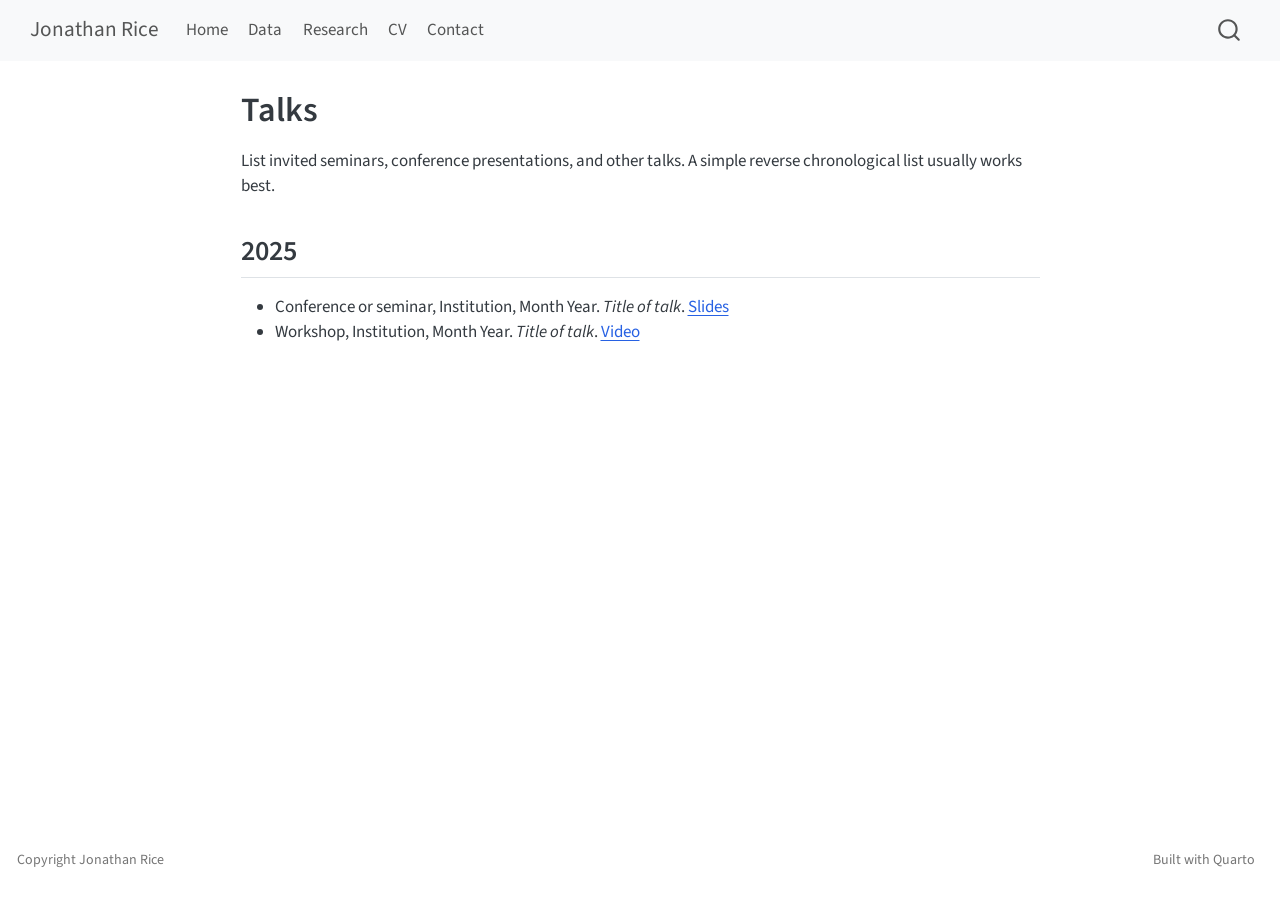
<file: docs/talks.html>
<!DOCTYPE html>
<html xmlns="http://www.w3.org/1999/xhtml" lang="en" xml:lang="en"><head>

<meta charset="utf-8">
<meta name="generator" content="quarto-1.8.26">

<meta name="viewport" content="width=device-width, initial-scale=1.0, user-scalable=yes">


<title>Talks – Jonathan Rice</title>
<style>
code{white-space: pre-wrap;}
span.smallcaps{font-variant: small-caps;}
div.columns{display: flex; gap: min(4vw, 1.5em);}
div.column{flex: auto; overflow-x: auto;}
div.hanging-indent{margin-left: 1.5em; text-indent: -1.5em;}
ul.task-list{list-style: none;}
ul.task-list li input[type="checkbox"] {
  width: 0.8em;
  margin: 0 0.8em 0.2em -1em; /* quarto-specific, see https://github.com/quarto-dev/quarto-cli/issues/4556 */ 
  vertical-align: middle;
}
</style>


<script src="site_libs/quarto-nav/quarto-nav.js"></script>
<script src="site_libs/quarto-nav/headroom.min.js"></script>
<script src="site_libs/clipboard/clipboard.min.js"></script>
<script src="site_libs/quarto-search/autocomplete.umd.js"></script>
<script src="site_libs/quarto-search/fuse.min.js"></script>
<script src="site_libs/quarto-search/quarto-search.js"></script>
<meta name="quarto:offset" content="./">
<script src="site_libs/quarto-html/quarto.js" type="module"></script>
<script src="site_libs/quarto-html/tabsets/tabsets.js" type="module"></script>
<script src="site_libs/quarto-html/axe/axe-check.js" type="module"></script>
<script src="site_libs/quarto-html/popper.min.js"></script>
<script src="site_libs/quarto-html/tippy.umd.min.js"></script>
<script src="site_libs/quarto-html/anchor.min.js"></script>
<link href="site_libs/quarto-html/tippy.css" rel="stylesheet">
<link href="site_libs/quarto-html/quarto-syntax-highlighting-587c61ba64f3a5504c4d52d930310e48.css" rel="stylesheet" id="quarto-text-highlighting-styles">
<script src="site_libs/bootstrap/bootstrap.min.js"></script>
<link href="site_libs/bootstrap/bootstrap-icons.css" rel="stylesheet">
<link href="site_libs/bootstrap/bootstrap-e31584831b205ffbb2d98406f31c2a5b.min.css" rel="stylesheet" append-hash="true" id="quarto-bootstrap" data-mode="light">
<script id="quarto-search-options" type="application/json">{
  "location": "navbar",
  "copy-button": false,
  "collapse-after": 3,
  "panel-placement": "end",
  "type": "overlay",
  "limit": 50,
  "keyboard-shortcut": [
    "f",
    "/",
    "s"
  ],
  "show-item-context": false,
  "language": {
    "search-no-results-text": "No results",
    "search-matching-documents-text": "matching documents",
    "search-copy-link-title": "Copy link to search",
    "search-hide-matches-text": "Hide additional matches",
    "search-more-match-text": "more match in this document",
    "search-more-matches-text": "more matches in this document",
    "search-clear-button-title": "Clear",
    "search-text-placeholder": "",
    "search-detached-cancel-button-title": "Cancel",
    "search-submit-button-title": "Submit",
    "search-label": "Search"
  }
}</script>
<style>html{ scroll-behavior: smooth; }</style>


<link rel="stylesheet" href="styles.css">
</head>

<body class="nav-fixed fullcontent quarto-light">

<div id="quarto-search-results"></div>
  <header id="quarto-header" class="headroom fixed-top">
    <nav class="navbar navbar-expand-lg " data-bs-theme="dark">
      <div class="navbar-container container-fluid">
      <div class="navbar-brand-container mx-auto">
    <a class="navbar-brand" href="./index.html">
    <span class="navbar-title">Jonathan Rice</span>
    </a>
  </div>
            <div id="quarto-search" class="" title="Search"></div>
          <button class="navbar-toggler" type="button" data-bs-toggle="collapse" data-bs-target="#navbarCollapse" aria-controls="navbarCollapse" role="menu" aria-expanded="false" aria-label="Toggle navigation" onclick="if (window.quartoToggleHeadroom) { window.quartoToggleHeadroom(); }">
  <span class="navbar-toggler-icon"></span>
</button>
          <div class="collapse navbar-collapse" id="navbarCollapse">
            <ul class="navbar-nav navbar-nav-scroll me-auto">
  <li class="nav-item">
    <a class="nav-link" href="./index.html"> 
<span class="menu-text">Home</span></a>
  </li>  
  <li class="nav-item">
    <a class="nav-link" href="./data.html"> 
<span class="menu-text">Data</span></a>
  </li>  
  <li class="nav-item">
    <a class="nav-link" href="./research.html"> 
<span class="menu-text">Research</span></a>
  </li>  
  <li class="nav-item">
    <a class="nav-link" href="./cv.html"> 
<span class="menu-text">CV</span></a>
  </li>  
  <li class="nav-item">
    <a class="nav-link" href="./contact.html"> 
<span class="menu-text">Contact</span></a>
  </li>  
</ul>
          </div> <!-- /navcollapse -->
            <div class="quarto-navbar-tools">
</div>
      </div> <!-- /container-fluid -->
    </nav>
</header>
<!-- content -->
<div id="quarto-content" class="quarto-container page-columns page-rows-contents page-layout-article page-navbar">
<!-- sidebar -->
<!-- margin-sidebar -->
    
<!-- main -->
<main class="content" id="quarto-document-content">

<header id="title-block-header" class="quarto-title-block default">
<div class="quarto-title">
<h1 class="title">Talks</h1>
</div>



<div class="quarto-title-meta">

    
  
    
  </div>
  


</header>


<p>List invited seminars, conference presentations, and other talks. A simple reverse chronological list usually works best.</p>
<section id="section" class="level2">
<h2 class="anchored" data-anchor-id="section">2025</h2>
<ul>
<li>Conference or seminar, Institution, Month Year. <em>Title of talk</em>. <a href="#">Slides</a><br>
</li>
<li>Workshop, Institution, Month Year. <em>Title of talk</em>. <a href="#">Video</a></li>
</ul>


</section>

</main> <!-- /main -->
<script id="quarto-html-after-body" type="application/javascript">
  window.document.addEventListener("DOMContentLoaded", function (event) {
    const icon = "";
    const anchorJS = new window.AnchorJS();
    anchorJS.options = {
      placement: 'right',
      icon: icon
    };
    anchorJS.add('.anchored');
    const isCodeAnnotation = (el) => {
      for (const clz of el.classList) {
        if (clz.startsWith('code-annotation-')) {                     
          return true;
        }
      }
      return false;
    }
    const onCopySuccess = function(e) {
      // button target
      const button = e.trigger;
      // don't keep focus
      button.blur();
      // flash "checked"
      button.classList.add('code-copy-button-checked');
      var currentTitle = button.getAttribute("title");
      button.setAttribute("title", "Copied!");
      let tooltip;
      if (window.bootstrap) {
        button.setAttribute("data-bs-toggle", "tooltip");
        button.setAttribute("data-bs-placement", "left");
        button.setAttribute("data-bs-title", "Copied!");
        tooltip = new bootstrap.Tooltip(button, 
          { trigger: "manual", 
            customClass: "code-copy-button-tooltip",
            offset: [0, -8]});
        tooltip.show();    
      }
      setTimeout(function() {
        if (tooltip) {
          tooltip.hide();
          button.removeAttribute("data-bs-title");
          button.removeAttribute("data-bs-toggle");
          button.removeAttribute("data-bs-placement");
        }
        button.setAttribute("title", currentTitle);
        button.classList.remove('code-copy-button-checked');
      }, 1000);
      // clear code selection
      e.clearSelection();
    }
    const getTextToCopy = function(trigger) {
      const outerScaffold = trigger.parentElement.cloneNode(true);
      const codeEl = outerScaffold.querySelector('code');
      for (const childEl of codeEl.children) {
        if (isCodeAnnotation(childEl)) {
          childEl.remove();
        }
      }
      return codeEl.innerText;
    }
    const clipboard = new window.ClipboardJS('.code-copy-button:not([data-in-quarto-modal])', {
      text: getTextToCopy
    });
    clipboard.on('success', onCopySuccess);
    if (window.document.getElementById('quarto-embedded-source-code-modal')) {
      const clipboardModal = new window.ClipboardJS('.code-copy-button[data-in-quarto-modal]', {
        text: getTextToCopy,
        container: window.document.getElementById('quarto-embedded-source-code-modal')
      });
      clipboardModal.on('success', onCopySuccess);
    }
      var localhostRegex = new RegExp(/^(?:http|https):\/\/localhost\:?[0-9]*\//);
      var mailtoRegex = new RegExp(/^mailto:/);
        var filterRegex = new RegExp('/' + window.location.host + '/');
      var isInternal = (href) => {
          return filterRegex.test(href) || localhostRegex.test(href) || mailtoRegex.test(href);
      }
      // Inspect non-navigation links and adorn them if external
     var links = window.document.querySelectorAll('a[href]:not(.nav-link):not(.navbar-brand):not(.toc-action):not(.sidebar-link):not(.sidebar-item-toggle):not(.pagination-link):not(.no-external):not([aria-hidden]):not(.dropdown-item):not(.quarto-navigation-tool):not(.about-link)');
      for (var i=0; i<links.length; i++) {
        const link = links[i];
        if (!isInternal(link.href)) {
          // undo the damage that might have been done by quarto-nav.js in the case of
          // links that we want to consider external
          if (link.dataset.originalHref !== undefined) {
            link.href = link.dataset.originalHref;
          }
        }
      }
    function tippyHover(el, contentFn, onTriggerFn, onUntriggerFn) {
      const config = {
        allowHTML: true,
        maxWidth: 500,
        delay: 100,
        arrow: false,
        appendTo: function(el) {
            return el.parentElement;
        },
        interactive: true,
        interactiveBorder: 10,
        theme: 'quarto',
        placement: 'bottom-start',
      };
      if (contentFn) {
        config.content = contentFn;
      }
      if (onTriggerFn) {
        config.onTrigger = onTriggerFn;
      }
      if (onUntriggerFn) {
        config.onUntrigger = onUntriggerFn;
      }
      window.tippy(el, config); 
    }
    const noterefs = window.document.querySelectorAll('a[role="doc-noteref"]');
    for (var i=0; i<noterefs.length; i++) {
      const ref = noterefs[i];
      tippyHover(ref, function() {
        // use id or data attribute instead here
        let href = ref.getAttribute('data-footnote-href') || ref.getAttribute('href');
        try { href = new URL(href).hash; } catch {}
        const id = href.replace(/^#\/?/, "");
        const note = window.document.getElementById(id);
        if (note) {
          return note.innerHTML;
        } else {
          return "";
        }
      });
    }
    const xrefs = window.document.querySelectorAll('a.quarto-xref');
    const processXRef = (id, note) => {
      // Strip column container classes
      const stripColumnClz = (el) => {
        el.classList.remove("page-full", "page-columns");
        if (el.children) {
          for (const child of el.children) {
            stripColumnClz(child);
          }
        }
      }
      stripColumnClz(note)
      if (id === null || id.startsWith('sec-')) {
        // Special case sections, only their first couple elements
        const container = document.createElement("div");
        if (note.children && note.children.length > 2) {
          container.appendChild(note.children[0].cloneNode(true));
          for (let i = 1; i < note.children.length; i++) {
            const child = note.children[i];
            if (child.tagName === "P" && child.innerText === "") {
              continue;
            } else {
              container.appendChild(child.cloneNode(true));
              break;
            }
          }
          if (window.Quarto?.typesetMath) {
            window.Quarto.typesetMath(container);
          }
          return container.innerHTML
        } else {
          if (window.Quarto?.typesetMath) {
            window.Quarto.typesetMath(note);
          }
          return note.innerHTML;
        }
      } else {
        // Remove any anchor links if they are present
        const anchorLink = note.querySelector('a.anchorjs-link');
        if (anchorLink) {
          anchorLink.remove();
        }
        if (window.Quarto?.typesetMath) {
          window.Quarto.typesetMath(note);
        }
        if (note.classList.contains("callout")) {
          return note.outerHTML;
        } else {
          return note.innerHTML;
        }
      }
    }
    for (var i=0; i<xrefs.length; i++) {
      const xref = xrefs[i];
      tippyHover(xref, undefined, function(instance) {
        instance.disable();
        let url = xref.getAttribute('href');
        let hash = undefined; 
        if (url.startsWith('#')) {
          hash = url;
        } else {
          try { hash = new URL(url).hash; } catch {}
        }
        if (hash) {
          const id = hash.replace(/^#\/?/, "");
          const note = window.document.getElementById(id);
          if (note !== null) {
            try {
              const html = processXRef(id, note.cloneNode(true));
              instance.setContent(html);
            } finally {
              instance.enable();
              instance.show();
            }
          } else {
            // See if we can fetch this
            fetch(url.split('#')[0])
            .then(res => res.text())
            .then(html => {
              const parser = new DOMParser();
              const htmlDoc = parser.parseFromString(html, "text/html");
              const note = htmlDoc.getElementById(id);
              if (note !== null) {
                const html = processXRef(id, note);
                instance.setContent(html);
              } 
            }).finally(() => {
              instance.enable();
              instance.show();
            });
          }
        } else {
          // See if we can fetch a full url (with no hash to target)
          // This is a special case and we should probably do some content thinning / targeting
          fetch(url)
          .then(res => res.text())
          .then(html => {
            const parser = new DOMParser();
            const htmlDoc = parser.parseFromString(html, "text/html");
            const note = htmlDoc.querySelector('main.content');
            if (note !== null) {
              // This should only happen for chapter cross references
              // (since there is no id in the URL)
              // remove the first header
              if (note.children.length > 0 && note.children[0].tagName === "HEADER") {
                note.children[0].remove();
              }
              const html = processXRef(null, note);
              instance.setContent(html);
            } 
          }).finally(() => {
            instance.enable();
            instance.show();
          });
        }
      }, function(instance) {
      });
    }
        let selectedAnnoteEl;
        const selectorForAnnotation = ( cell, annotation) => {
          let cellAttr = 'data-code-cell="' + cell + '"';
          let lineAttr = 'data-code-annotation="' +  annotation + '"';
          const selector = 'span[' + cellAttr + '][' + lineAttr + ']';
          return selector;
        }
        const selectCodeLines = (annoteEl) => {
          const doc = window.document;
          const targetCell = annoteEl.getAttribute("data-target-cell");
          const targetAnnotation = annoteEl.getAttribute("data-target-annotation");
          const annoteSpan = window.document.querySelector(selectorForAnnotation(targetCell, targetAnnotation));
          const lines = annoteSpan.getAttribute("data-code-lines").split(",");
          const lineIds = lines.map((line) => {
            return targetCell + "-" + line;
          })
          let top = null;
          let height = null;
          let parent = null;
          if (lineIds.length > 0) {
              //compute the position of the single el (top and bottom and make a div)
              const el = window.document.getElementById(lineIds[0]);
              top = el.offsetTop;
              height = el.offsetHeight;
              parent = el.parentElement.parentElement;
            if (lineIds.length > 1) {
              const lastEl = window.document.getElementById(lineIds[lineIds.length - 1]);
              const bottom = lastEl.offsetTop + lastEl.offsetHeight;
              height = bottom - top;
            }
            if (top !== null && height !== null && parent !== null) {
              // cook up a div (if necessary) and position it 
              let div = window.document.getElementById("code-annotation-line-highlight");
              if (div === null) {
                div = window.document.createElement("div");
                div.setAttribute("id", "code-annotation-line-highlight");
                div.style.position = 'absolute';
                parent.appendChild(div);
              }
              div.style.top = top - 2 + "px";
              div.style.height = height + 4 + "px";
              div.style.left = 0;
              let gutterDiv = window.document.getElementById("code-annotation-line-highlight-gutter");
              if (gutterDiv === null) {
                gutterDiv = window.document.createElement("div");
                gutterDiv.setAttribute("id", "code-annotation-line-highlight-gutter");
                gutterDiv.style.position = 'absolute';
                const codeCell = window.document.getElementById(targetCell);
                const gutter = codeCell.querySelector('.code-annotation-gutter');
                gutter.appendChild(gutterDiv);
              }
              gutterDiv.style.top = top - 2 + "px";
              gutterDiv.style.height = height + 4 + "px";
            }
            selectedAnnoteEl = annoteEl;
          }
        };
        const unselectCodeLines = () => {
          const elementsIds = ["code-annotation-line-highlight", "code-annotation-line-highlight-gutter"];
          elementsIds.forEach((elId) => {
            const div = window.document.getElementById(elId);
            if (div) {
              div.remove();
            }
          });
          selectedAnnoteEl = undefined;
        };
          // Handle positioning of the toggle
      window.addEventListener(
        "resize",
        throttle(() => {
          elRect = undefined;
          if (selectedAnnoteEl) {
            selectCodeLines(selectedAnnoteEl);
          }
        }, 10)
      );
      function throttle(fn, ms) {
      let throttle = false;
      let timer;
        return (...args) => {
          if(!throttle) { // first call gets through
              fn.apply(this, args);
              throttle = true;
          } else { // all the others get throttled
              if(timer) clearTimeout(timer); // cancel #2
              timer = setTimeout(() => {
                fn.apply(this, args);
                timer = throttle = false;
              }, ms);
          }
        };
      }
        // Attach click handler to the DT
        const annoteDls = window.document.querySelectorAll('dt[data-target-cell]');
        for (const annoteDlNode of annoteDls) {
          annoteDlNode.addEventListener('click', (event) => {
            const clickedEl = event.target;
            if (clickedEl !== selectedAnnoteEl) {
              unselectCodeLines();
              const activeEl = window.document.querySelector('dt[data-target-cell].code-annotation-active');
              if (activeEl) {
                activeEl.classList.remove('code-annotation-active');
              }
              selectCodeLines(clickedEl);
              clickedEl.classList.add('code-annotation-active');
            } else {
              // Unselect the line
              unselectCodeLines();
              clickedEl.classList.remove('code-annotation-active');
            }
          });
        }
    const findCites = (el) => {
      const parentEl = el.parentElement;
      if (parentEl) {
        const cites = parentEl.dataset.cites;
        if (cites) {
          return {
            el,
            cites: cites.split(' ')
          };
        } else {
          return findCites(el.parentElement)
        }
      } else {
        return undefined;
      }
    };
    var bibliorefs = window.document.querySelectorAll('a[role="doc-biblioref"]');
    for (var i=0; i<bibliorefs.length; i++) {
      const ref = bibliorefs[i];
      const citeInfo = findCites(ref);
      if (citeInfo) {
        tippyHover(citeInfo.el, function() {
          var popup = window.document.createElement('div');
          citeInfo.cites.forEach(function(cite) {
            var citeDiv = window.document.createElement('div');
            citeDiv.classList.add('hanging-indent');
            citeDiv.classList.add('csl-entry');
            var biblioDiv = window.document.getElementById('ref-' + cite);
            if (biblioDiv) {
              citeDiv.innerHTML = biblioDiv.innerHTML;
            }
            popup.appendChild(citeDiv);
          });
          return popup.innerHTML;
        });
      }
    }
  });
  </script>
</div> <!-- /content -->
<footer class="footer">
  <div class="nav-footer">
    <div class="nav-footer-left">
<p>Copyright Jonathan Rice</p>
</div>   
    <div class="nav-footer-center">
      &nbsp;
    </div>
    <div class="nav-footer-right">
      <ul class="footer-items list-unstyled">
    <li class="nav-item">
    <a class="nav-link" href="https://quarto.org">
<p>Built with Quarto</p>
</a>
  </li>  
</ul>
    </div>
  </div>
</footer>




<script src="site_libs/quarto-html/zenscroll-min.js"></script>
</body></html>
</file>
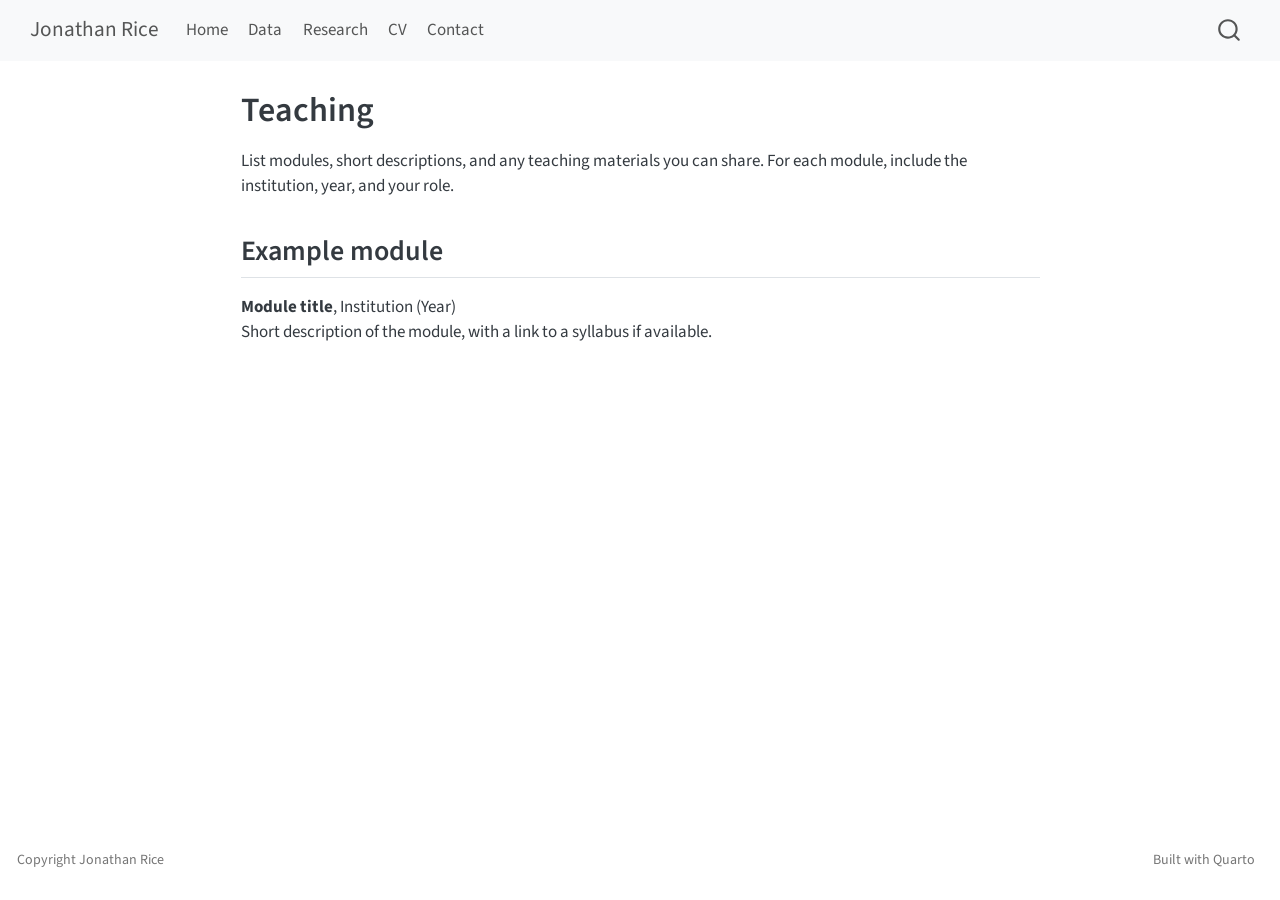
<file: docs/teaching.html>
<!DOCTYPE html>
<html xmlns="http://www.w3.org/1999/xhtml" lang="en" xml:lang="en"><head>

<meta charset="utf-8">
<meta name="generator" content="quarto-1.8.26">

<meta name="viewport" content="width=device-width, initial-scale=1.0, user-scalable=yes">


<title>Teaching – Jonathan Rice</title>
<style>
code{white-space: pre-wrap;}
span.smallcaps{font-variant: small-caps;}
div.columns{display: flex; gap: min(4vw, 1.5em);}
div.column{flex: auto; overflow-x: auto;}
div.hanging-indent{margin-left: 1.5em; text-indent: -1.5em;}
ul.task-list{list-style: none;}
ul.task-list li input[type="checkbox"] {
  width: 0.8em;
  margin: 0 0.8em 0.2em -1em; /* quarto-specific, see https://github.com/quarto-dev/quarto-cli/issues/4556 */ 
  vertical-align: middle;
}
</style>


<script src="site_libs/quarto-nav/quarto-nav.js"></script>
<script src="site_libs/quarto-nav/headroom.min.js"></script>
<script src="site_libs/clipboard/clipboard.min.js"></script>
<script src="site_libs/quarto-search/autocomplete.umd.js"></script>
<script src="site_libs/quarto-search/fuse.min.js"></script>
<script src="site_libs/quarto-search/quarto-search.js"></script>
<meta name="quarto:offset" content="./">
<script src="site_libs/quarto-html/quarto.js" type="module"></script>
<script src="site_libs/quarto-html/tabsets/tabsets.js" type="module"></script>
<script src="site_libs/quarto-html/axe/axe-check.js" type="module"></script>
<script src="site_libs/quarto-html/popper.min.js"></script>
<script src="site_libs/quarto-html/tippy.umd.min.js"></script>
<script src="site_libs/quarto-html/anchor.min.js"></script>
<link href="site_libs/quarto-html/tippy.css" rel="stylesheet">
<link href="site_libs/quarto-html/quarto-syntax-highlighting-587c61ba64f3a5504c4d52d930310e48.css" rel="stylesheet" id="quarto-text-highlighting-styles">
<script src="site_libs/bootstrap/bootstrap.min.js"></script>
<link href="site_libs/bootstrap/bootstrap-icons.css" rel="stylesheet">
<link href="site_libs/bootstrap/bootstrap-e31584831b205ffbb2d98406f31c2a5b.min.css" rel="stylesheet" append-hash="true" id="quarto-bootstrap" data-mode="light">
<script id="quarto-search-options" type="application/json">{
  "location": "navbar",
  "copy-button": false,
  "collapse-after": 3,
  "panel-placement": "end",
  "type": "overlay",
  "limit": 50,
  "keyboard-shortcut": [
    "f",
    "/",
    "s"
  ],
  "show-item-context": false,
  "language": {
    "search-no-results-text": "No results",
    "search-matching-documents-text": "matching documents",
    "search-copy-link-title": "Copy link to search",
    "search-hide-matches-text": "Hide additional matches",
    "search-more-match-text": "more match in this document",
    "search-more-matches-text": "more matches in this document",
    "search-clear-button-title": "Clear",
    "search-text-placeholder": "",
    "search-detached-cancel-button-title": "Cancel",
    "search-submit-button-title": "Submit",
    "search-label": "Search"
  }
}</script>
<style>html{ scroll-behavior: smooth; }</style>


<link rel="stylesheet" href="styles.css">
</head>

<body class="nav-fixed fullcontent quarto-light">

<div id="quarto-search-results"></div>
  <header id="quarto-header" class="headroom fixed-top">
    <nav class="navbar navbar-expand-lg " data-bs-theme="dark">
      <div class="navbar-container container-fluid">
      <div class="navbar-brand-container mx-auto">
    <a class="navbar-brand" href="./index.html">
    <span class="navbar-title">Jonathan Rice</span>
    </a>
  </div>
            <div id="quarto-search" class="" title="Search"></div>
          <button class="navbar-toggler" type="button" data-bs-toggle="collapse" data-bs-target="#navbarCollapse" aria-controls="navbarCollapse" role="menu" aria-expanded="false" aria-label="Toggle navigation" onclick="if (window.quartoToggleHeadroom) { window.quartoToggleHeadroom(); }">
  <span class="navbar-toggler-icon"></span>
</button>
          <div class="collapse navbar-collapse" id="navbarCollapse">
            <ul class="navbar-nav navbar-nav-scroll me-auto">
  <li class="nav-item">
    <a class="nav-link" href="./index.html"> 
<span class="menu-text">Home</span></a>
  </li>  
  <li class="nav-item">
    <a class="nav-link" href="./data.html"> 
<span class="menu-text">Data</span></a>
  </li>  
  <li class="nav-item">
    <a class="nav-link" href="./research.html"> 
<span class="menu-text">Research</span></a>
  </li>  
  <li class="nav-item">
    <a class="nav-link" href="./cv.html"> 
<span class="menu-text">CV</span></a>
  </li>  
  <li class="nav-item">
    <a class="nav-link" href="./contact.html"> 
<span class="menu-text">Contact</span></a>
  </li>  
</ul>
          </div> <!-- /navcollapse -->
            <div class="quarto-navbar-tools">
</div>
      </div> <!-- /container-fluid -->
    </nav>
</header>
<!-- content -->
<div id="quarto-content" class="quarto-container page-columns page-rows-contents page-layout-article page-navbar">
<!-- sidebar -->
<!-- margin-sidebar -->
    
<!-- main -->
<main class="content" id="quarto-document-content">

<header id="title-block-header" class="quarto-title-block default">
<div class="quarto-title">
<h1 class="title">Teaching</h1>
</div>



<div class="quarto-title-meta">

    
  
    
  </div>
  


</header>


<p>List modules, short descriptions, and any teaching materials you can share. For each module, include the institution, year, and your role.</p>
<section id="example-module" class="level2">
<h2 class="anchored" data-anchor-id="example-module">Example module</h2>
<p><strong>Module title</strong>, Institution (Year)<br>
Short description of the module, with a link to a syllabus if available.</p>


</section>

</main> <!-- /main -->
<script id="quarto-html-after-body" type="application/javascript">
  window.document.addEventListener("DOMContentLoaded", function (event) {
    const icon = "";
    const anchorJS = new window.AnchorJS();
    anchorJS.options = {
      placement: 'right',
      icon: icon
    };
    anchorJS.add('.anchored');
    const isCodeAnnotation = (el) => {
      for (const clz of el.classList) {
        if (clz.startsWith('code-annotation-')) {                     
          return true;
        }
      }
      return false;
    }
    const onCopySuccess = function(e) {
      // button target
      const button = e.trigger;
      // don't keep focus
      button.blur();
      // flash "checked"
      button.classList.add('code-copy-button-checked');
      var currentTitle = button.getAttribute("title");
      button.setAttribute("title", "Copied!");
      let tooltip;
      if (window.bootstrap) {
        button.setAttribute("data-bs-toggle", "tooltip");
        button.setAttribute("data-bs-placement", "left");
        button.setAttribute("data-bs-title", "Copied!");
        tooltip = new bootstrap.Tooltip(button, 
          { trigger: "manual", 
            customClass: "code-copy-button-tooltip",
            offset: [0, -8]});
        tooltip.show();    
      }
      setTimeout(function() {
        if (tooltip) {
          tooltip.hide();
          button.removeAttribute("data-bs-title");
          button.removeAttribute("data-bs-toggle");
          button.removeAttribute("data-bs-placement");
        }
        button.setAttribute("title", currentTitle);
        button.classList.remove('code-copy-button-checked');
      }, 1000);
      // clear code selection
      e.clearSelection();
    }
    const getTextToCopy = function(trigger) {
      const outerScaffold = trigger.parentElement.cloneNode(true);
      const codeEl = outerScaffold.querySelector('code');
      for (const childEl of codeEl.children) {
        if (isCodeAnnotation(childEl)) {
          childEl.remove();
        }
      }
      return codeEl.innerText;
    }
    const clipboard = new window.ClipboardJS('.code-copy-button:not([data-in-quarto-modal])', {
      text: getTextToCopy
    });
    clipboard.on('success', onCopySuccess);
    if (window.document.getElementById('quarto-embedded-source-code-modal')) {
      const clipboardModal = new window.ClipboardJS('.code-copy-button[data-in-quarto-modal]', {
        text: getTextToCopy,
        container: window.document.getElementById('quarto-embedded-source-code-modal')
      });
      clipboardModal.on('success', onCopySuccess);
    }
      var localhostRegex = new RegExp(/^(?:http|https):\/\/localhost\:?[0-9]*\//);
      var mailtoRegex = new RegExp(/^mailto:/);
        var filterRegex = new RegExp('/' + window.location.host + '/');
      var isInternal = (href) => {
          return filterRegex.test(href) || localhostRegex.test(href) || mailtoRegex.test(href);
      }
      // Inspect non-navigation links and adorn them if external
     var links = window.document.querySelectorAll('a[href]:not(.nav-link):not(.navbar-brand):not(.toc-action):not(.sidebar-link):not(.sidebar-item-toggle):not(.pagination-link):not(.no-external):not([aria-hidden]):not(.dropdown-item):not(.quarto-navigation-tool):not(.about-link)');
      for (var i=0; i<links.length; i++) {
        const link = links[i];
        if (!isInternal(link.href)) {
          // undo the damage that might have been done by quarto-nav.js in the case of
          // links that we want to consider external
          if (link.dataset.originalHref !== undefined) {
            link.href = link.dataset.originalHref;
          }
        }
      }
    function tippyHover(el, contentFn, onTriggerFn, onUntriggerFn) {
      const config = {
        allowHTML: true,
        maxWidth: 500,
        delay: 100,
        arrow: false,
        appendTo: function(el) {
            return el.parentElement;
        },
        interactive: true,
        interactiveBorder: 10,
        theme: 'quarto',
        placement: 'bottom-start',
      };
      if (contentFn) {
        config.content = contentFn;
      }
      if (onTriggerFn) {
        config.onTrigger = onTriggerFn;
      }
      if (onUntriggerFn) {
        config.onUntrigger = onUntriggerFn;
      }
      window.tippy(el, config); 
    }
    const noterefs = window.document.querySelectorAll('a[role="doc-noteref"]');
    for (var i=0; i<noterefs.length; i++) {
      const ref = noterefs[i];
      tippyHover(ref, function() {
        // use id or data attribute instead here
        let href = ref.getAttribute('data-footnote-href') || ref.getAttribute('href');
        try { href = new URL(href).hash; } catch {}
        const id = href.replace(/^#\/?/, "");
        const note = window.document.getElementById(id);
        if (note) {
          return note.innerHTML;
        } else {
          return "";
        }
      });
    }
    const xrefs = window.document.querySelectorAll('a.quarto-xref');
    const processXRef = (id, note) => {
      // Strip column container classes
      const stripColumnClz = (el) => {
        el.classList.remove("page-full", "page-columns");
        if (el.children) {
          for (const child of el.children) {
            stripColumnClz(child);
          }
        }
      }
      stripColumnClz(note)
      if (id === null || id.startsWith('sec-')) {
        // Special case sections, only their first couple elements
        const container = document.createElement("div");
        if (note.children && note.children.length > 2) {
          container.appendChild(note.children[0].cloneNode(true));
          for (let i = 1; i < note.children.length; i++) {
            const child = note.children[i];
            if (child.tagName === "P" && child.innerText === "") {
              continue;
            } else {
              container.appendChild(child.cloneNode(true));
              break;
            }
          }
          if (window.Quarto?.typesetMath) {
            window.Quarto.typesetMath(container);
          }
          return container.innerHTML
        } else {
          if (window.Quarto?.typesetMath) {
            window.Quarto.typesetMath(note);
          }
          return note.innerHTML;
        }
      } else {
        // Remove any anchor links if they are present
        const anchorLink = note.querySelector('a.anchorjs-link');
        if (anchorLink) {
          anchorLink.remove();
        }
        if (window.Quarto?.typesetMath) {
          window.Quarto.typesetMath(note);
        }
        if (note.classList.contains("callout")) {
          return note.outerHTML;
        } else {
          return note.innerHTML;
        }
      }
    }
    for (var i=0; i<xrefs.length; i++) {
      const xref = xrefs[i];
      tippyHover(xref, undefined, function(instance) {
        instance.disable();
        let url = xref.getAttribute('href');
        let hash = undefined; 
        if (url.startsWith('#')) {
          hash = url;
        } else {
          try { hash = new URL(url).hash; } catch {}
        }
        if (hash) {
          const id = hash.replace(/^#\/?/, "");
          const note = window.document.getElementById(id);
          if (note !== null) {
            try {
              const html = processXRef(id, note.cloneNode(true));
              instance.setContent(html);
            } finally {
              instance.enable();
              instance.show();
            }
          } else {
            // See if we can fetch this
            fetch(url.split('#')[0])
            .then(res => res.text())
            .then(html => {
              const parser = new DOMParser();
              const htmlDoc = parser.parseFromString(html, "text/html");
              const note = htmlDoc.getElementById(id);
              if (note !== null) {
                const html = processXRef(id, note);
                instance.setContent(html);
              } 
            }).finally(() => {
              instance.enable();
              instance.show();
            });
          }
        } else {
          // See if we can fetch a full url (with no hash to target)
          // This is a special case and we should probably do some content thinning / targeting
          fetch(url)
          .then(res => res.text())
          .then(html => {
            const parser = new DOMParser();
            const htmlDoc = parser.parseFromString(html, "text/html");
            const note = htmlDoc.querySelector('main.content');
            if (note !== null) {
              // This should only happen for chapter cross references
              // (since there is no id in the URL)
              // remove the first header
              if (note.children.length > 0 && note.children[0].tagName === "HEADER") {
                note.children[0].remove();
              }
              const html = processXRef(null, note);
              instance.setContent(html);
            } 
          }).finally(() => {
            instance.enable();
            instance.show();
          });
        }
      }, function(instance) {
      });
    }
        let selectedAnnoteEl;
        const selectorForAnnotation = ( cell, annotation) => {
          let cellAttr = 'data-code-cell="' + cell + '"';
          let lineAttr = 'data-code-annotation="' +  annotation + '"';
          const selector = 'span[' + cellAttr + '][' + lineAttr + ']';
          return selector;
        }
        const selectCodeLines = (annoteEl) => {
          const doc = window.document;
          const targetCell = annoteEl.getAttribute("data-target-cell");
          const targetAnnotation = annoteEl.getAttribute("data-target-annotation");
          const annoteSpan = window.document.querySelector(selectorForAnnotation(targetCell, targetAnnotation));
          const lines = annoteSpan.getAttribute("data-code-lines").split(",");
          const lineIds = lines.map((line) => {
            return targetCell + "-" + line;
          })
          let top = null;
          let height = null;
          let parent = null;
          if (lineIds.length > 0) {
              //compute the position of the single el (top and bottom and make a div)
              const el = window.document.getElementById(lineIds[0]);
              top = el.offsetTop;
              height = el.offsetHeight;
              parent = el.parentElement.parentElement;
            if (lineIds.length > 1) {
              const lastEl = window.document.getElementById(lineIds[lineIds.length - 1]);
              const bottom = lastEl.offsetTop + lastEl.offsetHeight;
              height = bottom - top;
            }
            if (top !== null && height !== null && parent !== null) {
              // cook up a div (if necessary) and position it 
              let div = window.document.getElementById("code-annotation-line-highlight");
              if (div === null) {
                div = window.document.createElement("div");
                div.setAttribute("id", "code-annotation-line-highlight");
                div.style.position = 'absolute';
                parent.appendChild(div);
              }
              div.style.top = top - 2 + "px";
              div.style.height = height + 4 + "px";
              div.style.left = 0;
              let gutterDiv = window.document.getElementById("code-annotation-line-highlight-gutter");
              if (gutterDiv === null) {
                gutterDiv = window.document.createElement("div");
                gutterDiv.setAttribute("id", "code-annotation-line-highlight-gutter");
                gutterDiv.style.position = 'absolute';
                const codeCell = window.document.getElementById(targetCell);
                const gutter = codeCell.querySelector('.code-annotation-gutter');
                gutter.appendChild(gutterDiv);
              }
              gutterDiv.style.top = top - 2 + "px";
              gutterDiv.style.height = height + 4 + "px";
            }
            selectedAnnoteEl = annoteEl;
          }
        };
        const unselectCodeLines = () => {
          const elementsIds = ["code-annotation-line-highlight", "code-annotation-line-highlight-gutter"];
          elementsIds.forEach((elId) => {
            const div = window.document.getElementById(elId);
            if (div) {
              div.remove();
            }
          });
          selectedAnnoteEl = undefined;
        };
          // Handle positioning of the toggle
      window.addEventListener(
        "resize",
        throttle(() => {
          elRect = undefined;
          if (selectedAnnoteEl) {
            selectCodeLines(selectedAnnoteEl);
          }
        }, 10)
      );
      function throttle(fn, ms) {
      let throttle = false;
      let timer;
        return (...args) => {
          if(!throttle) { // first call gets through
              fn.apply(this, args);
              throttle = true;
          } else { // all the others get throttled
              if(timer) clearTimeout(timer); // cancel #2
              timer = setTimeout(() => {
                fn.apply(this, args);
                timer = throttle = false;
              }, ms);
          }
        };
      }
        // Attach click handler to the DT
        const annoteDls = window.document.querySelectorAll('dt[data-target-cell]');
        for (const annoteDlNode of annoteDls) {
          annoteDlNode.addEventListener('click', (event) => {
            const clickedEl = event.target;
            if (clickedEl !== selectedAnnoteEl) {
              unselectCodeLines();
              const activeEl = window.document.querySelector('dt[data-target-cell].code-annotation-active');
              if (activeEl) {
                activeEl.classList.remove('code-annotation-active');
              }
              selectCodeLines(clickedEl);
              clickedEl.classList.add('code-annotation-active');
            } else {
              // Unselect the line
              unselectCodeLines();
              clickedEl.classList.remove('code-annotation-active');
            }
          });
        }
    const findCites = (el) => {
      const parentEl = el.parentElement;
      if (parentEl) {
        const cites = parentEl.dataset.cites;
        if (cites) {
          return {
            el,
            cites: cites.split(' ')
          };
        } else {
          return findCites(el.parentElement)
        }
      } else {
        return undefined;
      }
    };
    var bibliorefs = window.document.querySelectorAll('a[role="doc-biblioref"]');
    for (var i=0; i<bibliorefs.length; i++) {
      const ref = bibliorefs[i];
      const citeInfo = findCites(ref);
      if (citeInfo) {
        tippyHover(citeInfo.el, function() {
          var popup = window.document.createElement('div');
          citeInfo.cites.forEach(function(cite) {
            var citeDiv = window.document.createElement('div');
            citeDiv.classList.add('hanging-indent');
            citeDiv.classList.add('csl-entry');
            var biblioDiv = window.document.getElementById('ref-' + cite);
            if (biblioDiv) {
              citeDiv.innerHTML = biblioDiv.innerHTML;
            }
            popup.appendChild(citeDiv);
          });
          return popup.innerHTML;
        });
      }
    }
  });
  </script>
</div> <!-- /content -->
<footer class="footer">
  <div class="nav-footer">
    <div class="nav-footer-left">
<p>Copyright Jonathan Rice</p>
</div>   
    <div class="nav-footer-center">
      &nbsp;
    </div>
    <div class="nav-footer-right">
      <ul class="footer-items list-unstyled">
    <li class="nav-item">
    <a class="nav-link" href="https://quarto.org">
<p>Built with Quarto</p>
</a>
  </li>  
</ul>
    </div>
  </div>
</footer>




<script src="site_libs/quarto-html/zenscroll-min.js"></script>
</body></html>
</file>
<file: docs/site_libs/quarto-html/tippy.css>
.tippy-box[data-animation=fade][data-state=hidden]{opacity:0}[data-tippy-root]{max-width:calc(100vw - 10px)}.tippy-box{position:relative;background-color:#333;color:#fff;border-radius:4px;font-size:14px;line-height:1.4;white-space:normal;outline:0;transition-property:transform,visibility,opacity}.tippy-box[data-placement^=top]>.tippy-arrow{bottom:0}.tippy-box[data-placement^=top]>.tippy-arrow:before{bottom:-7px;left:0;border-width:8px 8px 0;border-top-color:initial;transform-origin:center top}.tippy-box[data-placement^=bottom]>.tippy-arrow{top:0}.tippy-box[data-placement^=bottom]>.tippy-arrow:before{top:-7px;left:0;border-width:0 8px 8px;border-bottom-color:initial;transform-origin:center bottom}.tippy-box[data-placement^=left]>.tippy-arrow{right:0}.tippy-box[data-placement^=left]>.tippy-arrow:before{border-width:8px 0 8px 8px;border-left-color:initial;right:-7px;transform-origin:center left}.tippy-box[data-placement^=right]>.tippy-arrow{left:0}.tippy-box[data-placement^=right]>.tippy-arrow:before{left:-7px;border-width:8px 8px 8px 0;border-right-color:initial;transform-origin:center right}.tippy-box[data-inertia][data-state=visible]{transition-timing-function:cubic-bezier(.54,1.5,.38,1.11)}.tippy-arrow{width:16px;height:16px;color:#333}.tippy-arrow:before{content:"";position:absolute;border-color:transparent;border-style:solid}.tippy-content{position:relative;padding:5px 9px;z-index:1}
</file>
<file: docs/site_libs/quarto-html/quarto-syntax-highlighting-587c61ba64f3a5504c4d52d930310e48.css>
/* quarto syntax highlight colors */
:root {
  --quarto-hl-ot-color: #003B4F;
  --quarto-hl-at-color: #657422;
  --quarto-hl-ss-color: #20794D;
  --quarto-hl-an-color: #5E5E5E;
  --quarto-hl-fu-color: #4758AB;
  --quarto-hl-st-color: #20794D;
  --quarto-hl-cf-color: #003B4F;
  --quarto-hl-op-color: #5E5E5E;
  --quarto-hl-er-color: #AD0000;
  --quarto-hl-bn-color: #AD0000;
  --quarto-hl-al-color: #AD0000;
  --quarto-hl-va-color: #111111;
  --quarto-hl-bu-color: inherit;
  --quarto-hl-ex-color: inherit;
  --quarto-hl-pp-color: #AD0000;
  --quarto-hl-in-color: #5E5E5E;
  --quarto-hl-vs-color: #20794D;
  --quarto-hl-wa-color: #5E5E5E;
  --quarto-hl-do-color: #5E5E5E;
  --quarto-hl-im-color: #00769E;
  --quarto-hl-ch-color: #20794D;
  --quarto-hl-dt-color: #AD0000;
  --quarto-hl-fl-color: #AD0000;
  --quarto-hl-co-color: #5E5E5E;
  --quarto-hl-cv-color: #5E5E5E;
  --quarto-hl-cn-color: #8f5902;
  --quarto-hl-sc-color: #5E5E5E;
  --quarto-hl-dv-color: #AD0000;
  --quarto-hl-kw-color: #003B4F;
}

/* other quarto variables */
:root {
  --quarto-font-monospace: SFMono-Regular, Menlo, Monaco, Consolas, "Liberation Mono", "Courier New", monospace;
}

/* syntax highlight based on Pandoc's rules */
pre > code.sourceCode > span {
  color: #003B4F;
}

code.sourceCode > span {
  color: #003B4F;
}

div.sourceCode,
div.sourceCode pre.sourceCode {
  color: #003B4F;
}

/* Normal */
code span {
  color: #003B4F;
}

/* Alert */
code span.al {
  color: #AD0000;
  font-style: inherit;
}

/* Annotation */
code span.an {
  color: #5E5E5E;
  font-style: inherit;
}

/* Attribute */
code span.at {
  color: #657422;
  font-style: inherit;
}

/* BaseN */
code span.bn {
  color: #AD0000;
  font-style: inherit;
}

/* BuiltIn */
code span.bu {
  font-style: inherit;
}

/* ControlFlow */
code span.cf {
  color: #003B4F;
  font-weight: bold;
  font-style: inherit;
}

/* Char */
code span.ch {
  color: #20794D;
  font-style: inherit;
}

/* Constant */
code span.cn {
  color: #8f5902;
  font-style: inherit;
}

/* Comment */
code span.co {
  color: #5E5E5E;
  font-style: inherit;
}

/* CommentVar */
code span.cv {
  color: #5E5E5E;
  font-style: italic;
}

/* Documentation */
code span.do {
  color: #5E5E5E;
  font-style: italic;
}

/* DataType */
code span.dt {
  color: #AD0000;
  font-style: inherit;
}

/* DecVal */
code span.dv {
  color: #AD0000;
  font-style: inherit;
}

/* Error */
code span.er {
  color: #AD0000;
  font-style: inherit;
}

/* Extension */
code span.ex {
  font-style: inherit;
}

/* Float */
code span.fl {
  color: #AD0000;
  font-style: inherit;
}

/* Function */
code span.fu {
  color: #4758AB;
  font-style: inherit;
}

/* Import */
code span.im {
  color: #00769E;
  font-style: inherit;
}

/* Information */
code span.in {
  color: #5E5E5E;
  font-style: inherit;
}

/* Keyword */
code span.kw {
  color: #003B4F;
  font-weight: bold;
  font-style: inherit;
}

/* Operator */
code span.op {
  color: #5E5E5E;
  font-style: inherit;
}

/* Other */
code span.ot {
  color: #003B4F;
  font-style: inherit;
}

/* Preprocessor */
code span.pp {
  color: #AD0000;
  font-style: inherit;
}

/* SpecialChar */
code span.sc {
  color: #5E5E5E;
  font-style: inherit;
}

/* SpecialString */
code span.ss {
  color: #20794D;
  font-style: inherit;
}

/* String */
code span.st {
  color: #20794D;
  font-style: inherit;
}

/* Variable */
code span.va {
  color: #111111;
  font-style: inherit;
}

/* VerbatimString */
code span.vs {
  color: #20794D;
  font-style: inherit;
}

/* Warning */
code span.wa {
  color: #5E5E5E;
  font-style: italic;
}

.prevent-inlining {
  content: "</";
}

/*# sourceMappingURL=2dce1cc6c82594539e1579de68416b47.css.map */
</file>
<file: docs/styles.css>
/* Minimal, readable styling for an academic profile site.
   Customise freely. */

.home-grid {
  display: grid;
  grid-template-columns: 220px 1fr;
  gap: 1.5rem;
  align-items: start;
}

@media (max-width: 700px) {
  .home-grid {
    grid-template-columns: 1fr;
  }
}

.headshot {
  width: 220px;
  height: 220px;
  object-fit: cover;
  border-radius: 12px;
  border: 1px solid rgba(0,0,0,0.12);
}

.small-note {
  font-size: 0.95rem;
  opacity: 0.85;
}

.pub-item {
  margin-bottom: 1.1rem;
}

.featured-list {
  display: grid;
  gap: 0.9rem;
  margin-bottom: 1rem;
}

.featured-list .pub-item {
  padding: 1rem 1.1rem;
  border: 1px solid rgba(0,0,0,0.12);
  border-radius: 8px;
  background: #fff;
}

.featured-list .pub-item p:last-child {
  margin-bottom: 0;
}

.pub-links a {
  margin-right: 0.75rem;
}

.keywords {
  opacity: 0.85;
  font-size: 0.95rem;
}
</file>
